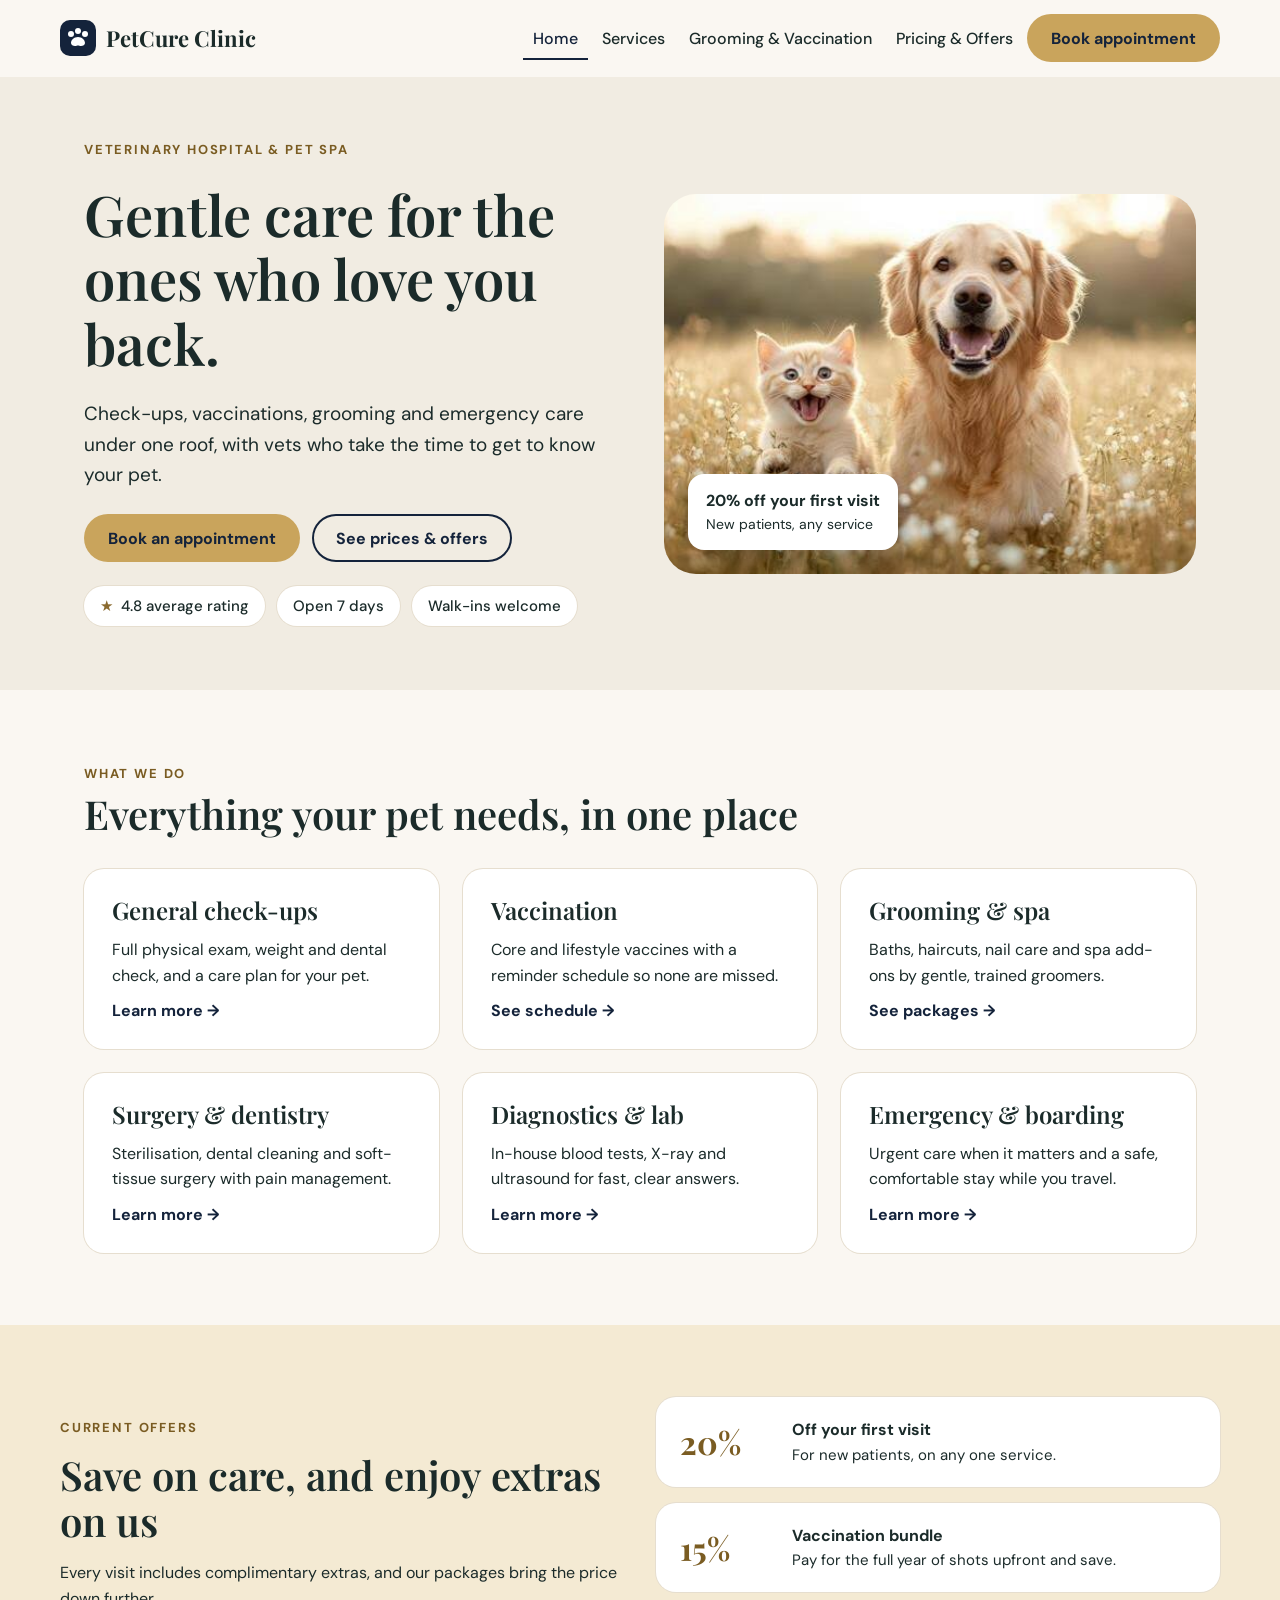
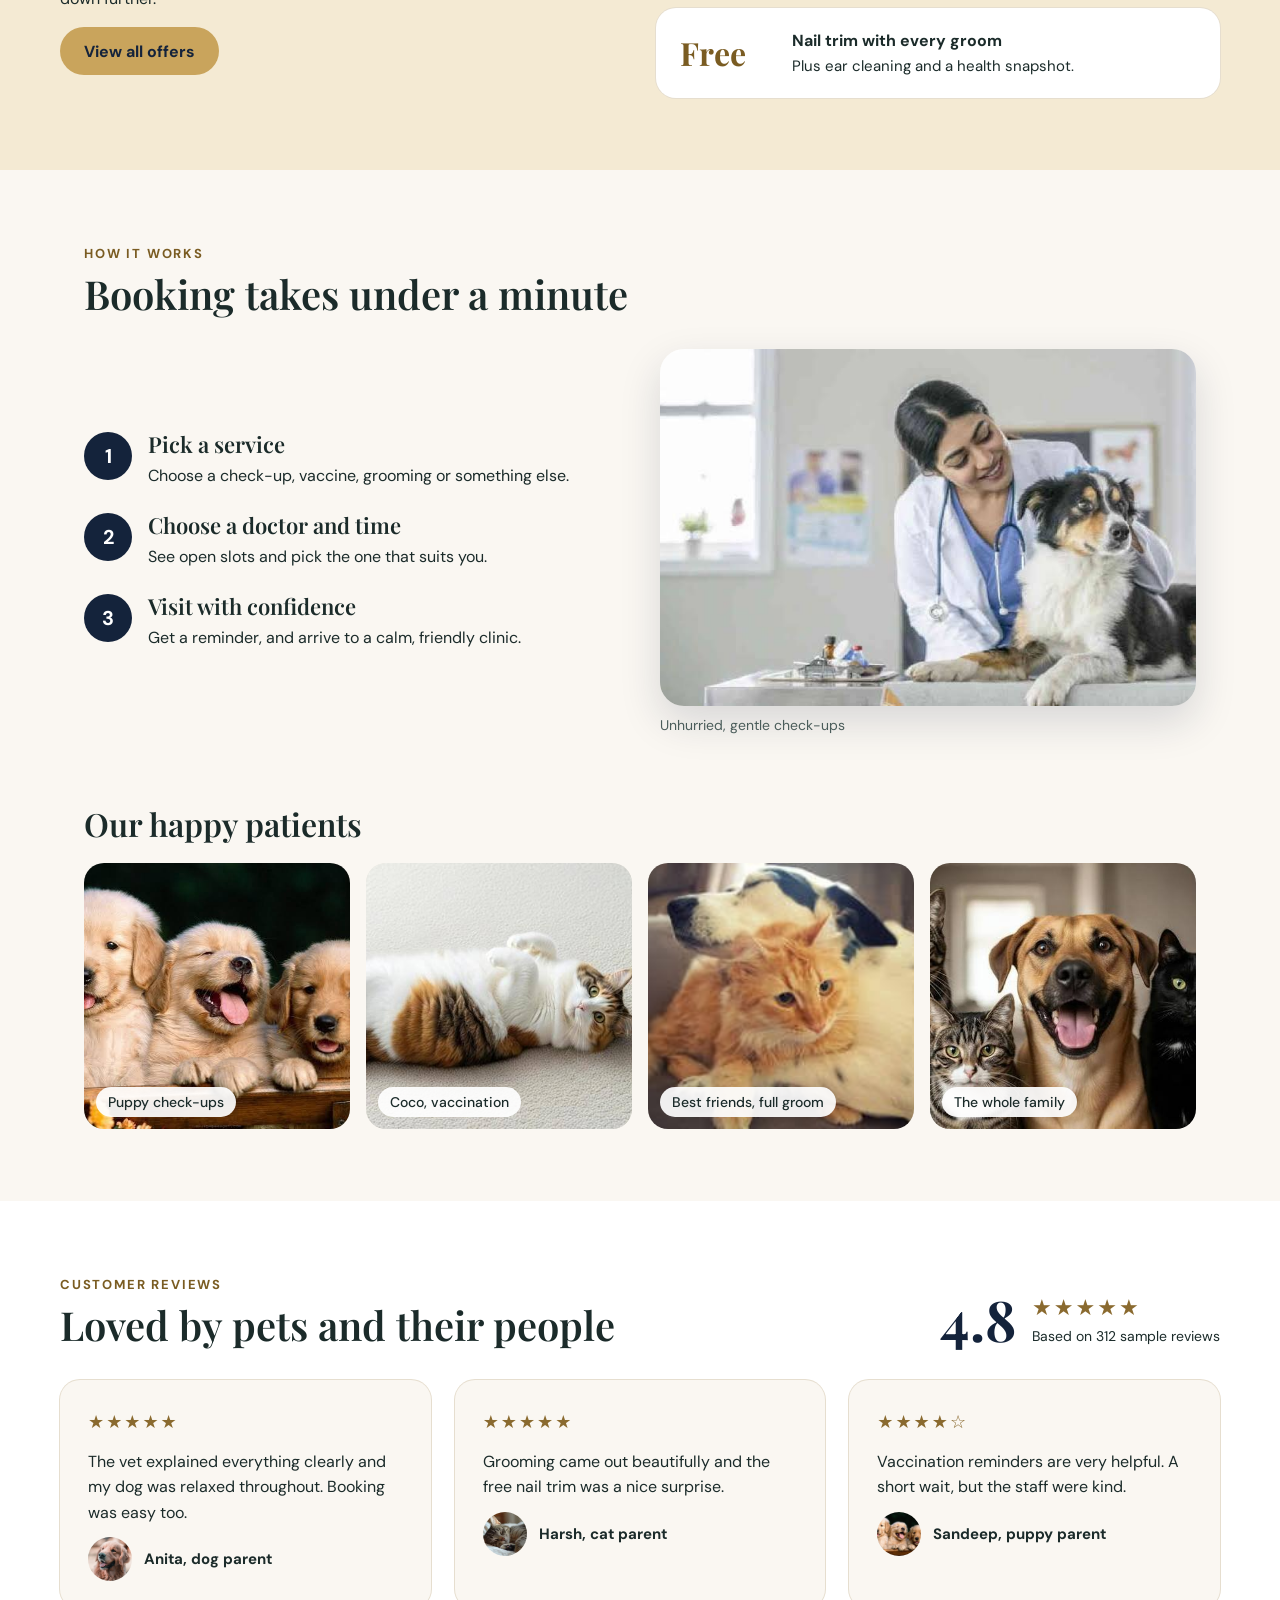
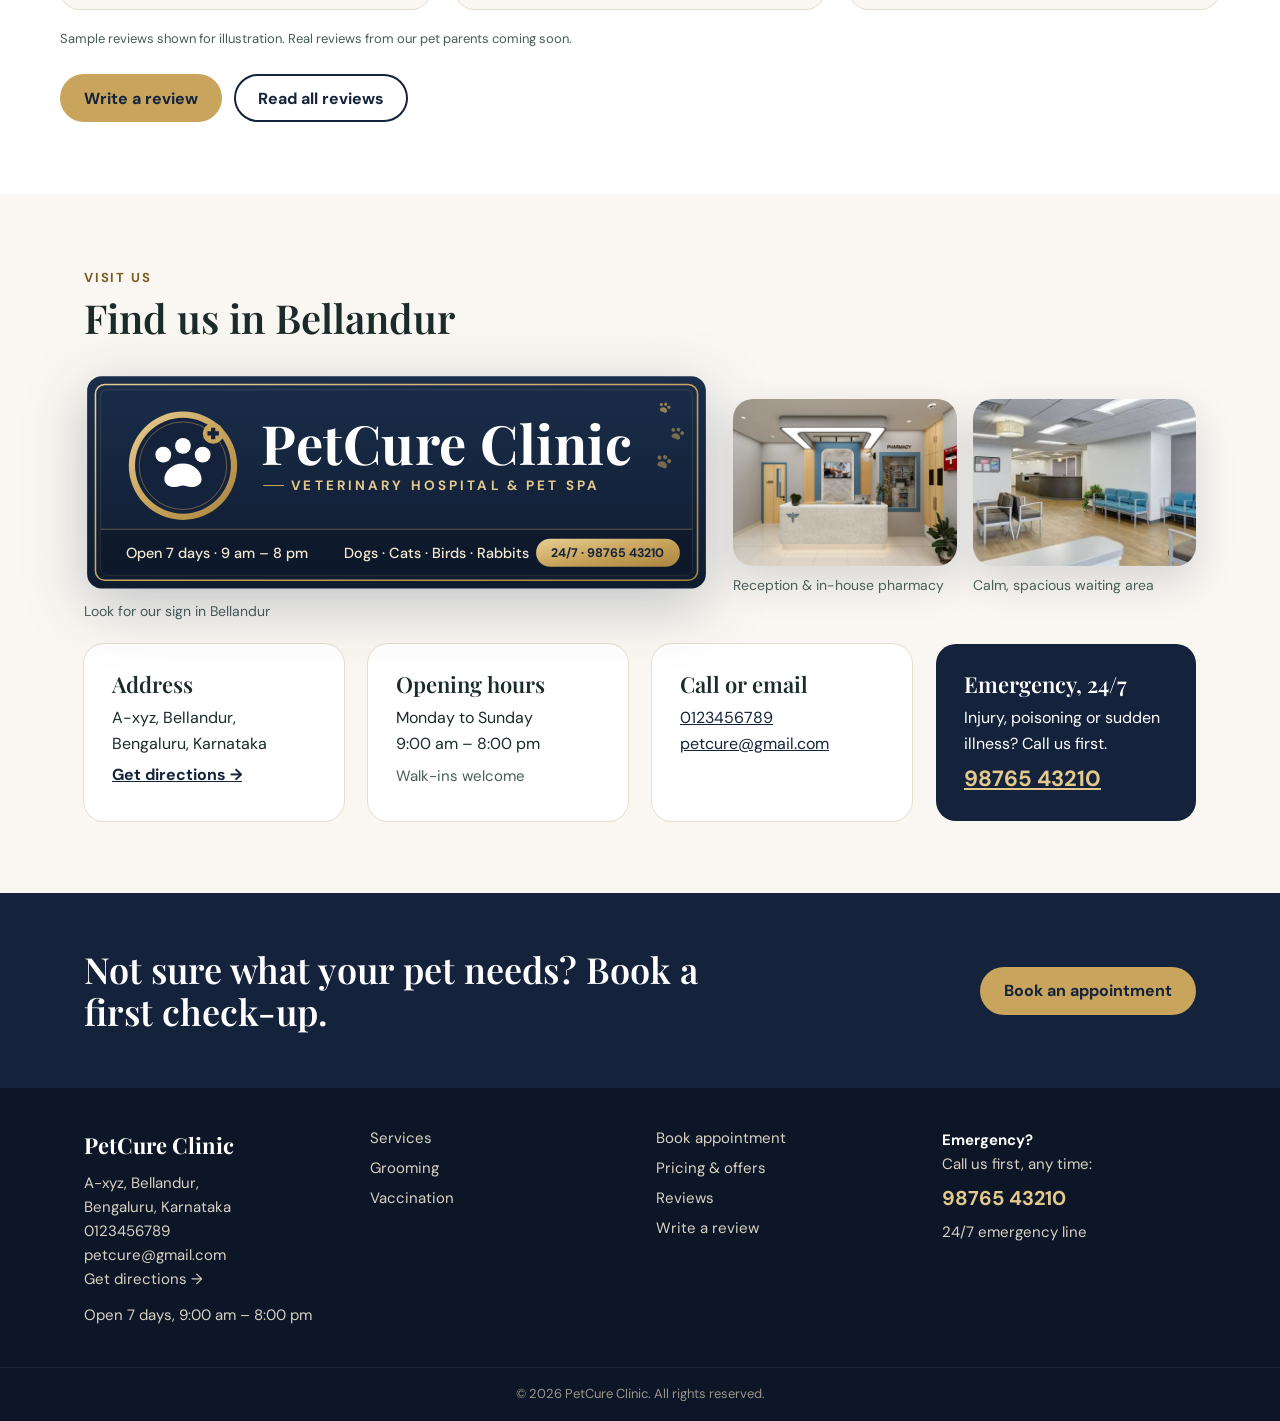
<file: index.html>
<!DOCTYPE html>
<html lang="en">
<head>
<meta charset="utf-8">
<meta name="viewport" content="width=device-width, initial-scale=1">
<title>PetCure Clinic | Veterinary Hospital & Pet Spa</title>
<meta name="description" content="Check-ups, vaccinations, grooming and emergency care under one roof, with vets who take the time to get to know your pet.">
<meta name="theme-color" content="#14233B">
<link rel="icon" href="assets/favicon.svg" type="image/svg+xml">
<link rel="preconnect" href="https://fonts.googleapis.com">
<link rel="preconnect" href="https://fonts.gstatic.com" crossorigin>
<link href="https://fonts.googleapis.com/css2?family=DM+Sans:wght@400;500;700&amp;family=Playfair+Display:wght@600;700&amp;display=swap" rel="stylesheet">
<link rel="stylesheet" href="css/styles.css">
<script type="application/ld+json">
{"@context":"https://schema.org","@type":"VeterinaryCare","name":"PetCure Clinic","telephone":"+91-0123456789","email":"petcure@gmail.com",
"address":{"@type":"PostalAddress","streetAddress":"A-xyz, Bellandur","addressLocality":"Bengaluru","addressRegion":"Karnataka","addressCountry":"IN"},
"openingHours":"Mo-Su 09:00-20:00","priceRange":"₹₹"}
</script>
</head>
<body>
<a class="skip" href="#main">Skip to content</a>
<header class="site-header">
  <nav class="wrap nav" aria-label="Main">
    <a class="brand" href="index.html"><svg width="36" height="36" viewBox="0 0 36 36" aria-hidden="true"><rect width="36" height="36" rx="10" fill="#14233B"/><circle cx="11" cy="14" r="3" fill="#fff"/><circle cx="18" cy="11" r="3" fill="#fff"/><circle cx="25" cy="14" r="3" fill="#fff"/><path d="M18 17c-4 0-7 3-7 6 0 2 2 3 4 3 1.3 0 2-.6 3-.6s1.7.6 3 .6c2 0 4-1 4-3 0-3-3-6-7-6z" fill="#fff"/></svg><span>PetCure Clinic</span></a>
    <div class="nav-actions">
      <a class="quick-btn" href="tel:+910123456789" aria-label="Call 0123456789"><svg width="18" height="18" viewBox="0 0 24 24" aria-hidden="true"><path fill="currentColor" d="M6.6 10.8a15.1 15.1 0 0 0 6.6 6.6l2.2-2.2c.3-.3.7-.4 1-.2 1.1.4 2.3.6 3.6.6.6 0 1 .4 1 1V20c0 .6-.4 1-1 1A17 17 0 0 1 3 4c0-.6.4-1 1-1h3.5c.6 0 1 .4 1 1 0 1.3.2 2.5.6 3.6.1.3 0 .7-.2 1z"/></svg><span>Call</span></a>
      <a class="quick-btn wa" href="https://wa.me/919876543210?text=Hi%20PetCure%20Clinic%2C%20I%27d%20like%20to%20book%20an%20appointment." target="_blank" rel="noopener" aria-label="WhatsApp us"><svg width="18" height="18" viewBox="0 0 24 24" aria-hidden="true"><path fill="currentColor" d="M12 2a10 10 0 0 0-8.6 15.1L2 22l5-1.3A10 10 0 1 0 12 2zm5.8 14.1c-.2.7-1.4 1.3-2 1.4-.5.1-1.2.1-1.9-.1a17 17 0 0 1-1.7-.6 13.4 13.4 0 0 1-5.2-4.6c-.4-.5-1.3-1.7-1.3-3.3s.8-2.3 1.1-2.6c.3-.3.6-.4.8-.4h.6c.2 0 .4 0 .6.5l.9 2.1c.1.2.1.4 0 .6l-.3.5-.4.5c-.2.2-.3.3-.1.6.2.3.8 1.3 1.7 2.1 1.2 1 2.1 1.4 2.4 1.5.3.2.5.1.7-.1l.9-1.1c.2-.3.4-.2.7-.1l2 1c.3.1.5.2.6.3.1.2.1.8-.1 1.5z"/></svg><span>WhatsApp</span></a>
      <button class="menu-toggle" type="button" aria-expanded="false" aria-controls="nav-links" aria-label="Menu"><svg width="22" height="22" viewBox="0 0 22 22" aria-hidden="true"><path d="M3 6h16M3 11h16M3 16h16" stroke="#14233B" stroke-width="2" stroke-linecap="round"/></svg></button>
    </div>
    <div class="nav-links" id="nav-links">
      <a class="l on" href="index.html" aria-current="page">Home</a>
      <a class="l" href="services.html">Services</a>
      <a class="l" href="care.html">Grooming &amp; Vaccination</a>
      <a class="l" href="pricing.html">Pricing &amp; Offers</a>
      <a class="btn" href="book.html">Book appointment<span class="badge" data-cart-count hidden>0</span></a>
    </div>
  </nav>
</header>
<main id="main">
<section class="bg-sand">
  <div class="wrap split hero">
    <div class="stack-lg">
      <span class="eyebrow">Veterinary hospital &amp; pet spa</span>
      <h1 class="h1">Gentle care for the ones who love you back.</h1>
      <p class="lead" style="max-width:520px">Check-ups, vaccinations, grooming and emergency care under one roof, with vets who take the time to get to know your pet.</p>
      <div class="row"><a class="btn" href="book.html">Book an appointment</a><a class="btn2" href="pricing.html">See prices &amp; offers</a></div>
      <div class="row"><span class="chip"><span class="stars" style="font-size:15px;letter-spacing:0">★</span> 4.8 average rating</span><span class="chip">Open 7 days</span><span class="chip">Walk-ins welcome</span></div>
    </div>
    <div class="hero-photo">
      <img src="assets/images/kitten-and-golden-field.jpg" alt="A happy ginger kitten and a golden retriever sitting together in a sunny meadow" width="624" height="350">
      <div class="hero-badge"><p>20% off your first visit</p><p>New patients, any service</p></div>
    </div>
  </div>
</section>

<section class="sec"><div class="wrap">
  <span class="eyebrow">What we do</span>
  <h2 class="h2">Everything your pet needs, in one place</h2>
  <div class="grid">
    <a class="card" href="services.html"><h3 style="font-size:24px">General check-ups</h3><p>Full physical exam, weight and dental check, and a care plan for your pet.</p><span class="card-link">Learn more →</span></a>
    <a class="card" href="care.html#vaccination"><h3 style="font-size:24px">Vaccination</h3><p>Core and lifestyle vaccines with a reminder schedule so none are missed.</p><span class="card-link">See schedule →</span></a>
    <a class="card" href="care.html#grooming"><h3 style="font-size:24px">Grooming &amp; spa</h3><p>Baths, haircuts, nail care and spa add-ons by gentle, trained groomers.</p><span class="card-link">See packages →</span></a>
    <a class="card" href="services.html"><h3 style="font-size:24px">Surgery &amp; dentistry</h3><p>Sterilisation, dental cleaning and soft-tissue surgery with pain management.</p><span class="card-link">Learn more →</span></a>
    <a class="card" href="services.html"><h3 style="font-size:24px">Diagnostics &amp; lab</h3><p>In-house blood tests, X-ray and ultrasound for fast, clear answers.</p><span class="card-link">Learn more →</span></a>
    <a class="card" href="services.html"><h3 style="font-size:24px">Emergency &amp; boarding</h3><p>Urgent care when it matters and a safe, comfortable stay while you travel.</p><span class="card-link">Learn more →</span></a>
  </div>
</div></section>

<section class="bg-wheat"><div class="wrap sec split" style="gap:32px">
  <div class="stack">
    <span class="eyebrow">Current offers</span>
    <h2 class="h2-flush">Save on care, and enjoy extras on us</h2>
    <p>Every visit includes complimentary extras, and our packages bring the price down further.</p>
    <div><a class="btn" href="pricing.html">View all offers</a></div>
  </div>
  <div class="stack">
    <div class="card offer-row"><span class="big-num">20%</span><div><p style="font-weight:700">Off your first visit</p><p>For new patients, on any one service.</p></div></div>
    <div class="card offer-row"><span class="big-num">15%</span><div><p style="font-weight:700">Vaccination bundle</p><p>Pay for the full year of shots upfront and save.</p></div></div>
    <div class="card offer-row"><span class="big-num">Free</span><div><p style="font-weight:700">Nail trim with every groom</p><p>Plus ear cleaning and a health snapshot.</p></div></div>
  </div>
</div></section>

<section class="sec"><div class="wrap">
  <span class="eyebrow">How it works</span>
  <h2 class="h2">Booking takes under a minute</h2>
  <div class="split" style="gap:40px">
  <div class="stack-lg">
    <div class="step"><span class="step-n">1</span><div><h3>Pick a service</h3><p>Choose a check-up, vaccine, grooming or something else.</p></div></div>
    <div class="step"><span class="step-n">2</span><div><h3>Choose a doctor and time</h3><p>See open slots and pick the one that suits you.</p></div></div>
    <div class="step"><span class="step-n">3</span><div><h3>Visit with confidence</h3><p>Get a reminder, and arrive to a calm, friendly clinic.</p></div></div>
  </div>
  <figure class="photo-card"><img src="assets/images/vet-with-dog.jpg" alt="A smiling PetCure vet comforting a dog on the exam table" width="678" height="452"><figcaption>Unhurried, gentle check-ups</figcaption></figure>
  </div>
</div></section>

<section style="padding-bottom:72px"><div class="wrap">
  <h2 class="h2-flush" style="font-size:32px;margin-bottom:20px">Our happy patients</h2>
  <div class="gallery">
    <figure><img src="assets/images/golden-puppies.jpg" alt="Three golden retriever puppies smiling over a wooden fence"><figcaption>Puppy check-ups</figcaption></figure>
    <figure><img src="assets/images/calico-cat-playful.jpg" alt="Playful calico cat lying on its back on a soft carpet" style="object-position:75% center"><figcaption>Coco, vaccination</figcaption></figure>
    <figure><img src="assets/images/dog-and-cat-cuddle.jpg" alt="A ginger cat cuddling up to a black and white dog"><figcaption>Best friends, full groom</figcaption></figure>
    <figure><img src="assets/images/cats-and-dog-friends.jpg" alt="Three cats and a smiling dog sitting together at home"><figcaption>The whole family</figcaption></figure>
  </div>
</div></section>

<section class="bg-white"><div class="wrap sec">
  <div class="row" style="gap:24px;align-items:flex-end;justify-content:space-between;margin-bottom:32px">
    <div><span class="eyebrow">Customer reviews</span><h2 class="h2-flush" style="margin-top:8px">Loved by pets and their people</h2></div>
    <div class="row" style="gap:16px"><span class="rating-big">4.8</span><div><p class="stars" style="font-size:22px" aria-label="4.8 out of 5 stars">★★★★★</p><p style="font-size:14px">Based on 312 sample reviews</p></div></div>
  </div>
  <div class="grid">
    <div class="card card-cream review"><p class="stars" aria-label="5 stars">★★★★★</p><p>The vet explained everything clearly and my dog was relaxed throughout. Booking was easy too.</p><div class="reviewer"><img src="assets/images/golden-retriever-portrait.jpg" alt="" style="object-position:center 20%"><p>Anita, dog parent</p></div></div>
    <div class="card card-cream review"><p class="stars" aria-label="5 stars">★★★★★</p><p>Grooming came out beautifully and the free nail trim was a nice surprise.</p><div class="reviewer"><img src="assets/images/tabby-cat-sleeping.jpg" alt=""><p>Harsh, cat parent</p></div></div>
    <div class="card card-cream review"><p class="stars" aria-label="4 stars">★★★★☆</p><p>Vaccination reminders are very helpful. A short wait, but the staff were kind.</p><div class="reviewer"><img src="assets/images/golden-puppies.jpg" alt="" style="object-position:50% 30%"><p>Sandeep, puppy parent</p></div></div>
  </div>
  <p class="note">Sample reviews shown for illustration. Real reviews from our pet parents coming soon.</p>
  <div class="row" style="margin-top:24px"><a class="btn" href="pricing.html#write-review">Write a review</a><a class="btn2" href="pricing.html#reviews">Read all reviews</a></div>
</div></section>

<section class="sec"><div class="wrap">
  <span class="eyebrow">Visit us</span>
  <h2 class="h2">Find us in Bellandur</h2>
  <div class="clinic-photos">
    <figure class="sign-fig"><svg class="signboard" xmlns="http://www.w3.org/2000/svg" viewBox="0 0 1200 420" role="img" aria-labelledby="sb-title">
  <title id="sb-title">PetCure Clinic signboard: Veterinary Hospital and Pet Spa. Open 7 days, 9 am to 8 pm. Emergency 24/7: 98765 43210.</title>
  <defs>
    <linearGradient id="sb-board" x1="0" y1="0" x2="0" y2="1">
      <stop offset="0" stop-color="#1A2D4A"/>
      <stop offset="1" stop-color="#0F1C30"/>
    </linearGradient>
    <linearGradient id="sb-gold" x1="0" y1="0" x2="1" y2="1">
      <stop offset="0" stop-color="#E8CF95"/>
      <stop offset=".5" stop-color="#C9A45C"/>
      <stop offset="1" stop-color="#A9843F"/>
    </linearGradient>
    <g id="sb-paw">
      <circle cx="-9" cy="-6" r="3.6"/><circle cx="0" cy="-10" r="3.6"/><circle cx="9" cy="-6" r="3.6"/>
      <path d="M0-2c-5 0-8.5 3.6-8.5 7.2 0 2.4 2.4 3.6 4.8 3.6 1.6 0 2.4-.7 3.7-.7s2.1.7 3.7.7c2.4 0 4.8-1.2 4.8-3.6C8.5 1.6 5-2 0-2z"/>
    </g>
  </defs>

  <!-- Board -->
  <rect x="6" y="6" width="1188" height="408" rx="28" fill="url(#sb-board)"/>
  <rect x="22" y="22" width="1156" height="376" rx="18" fill="none" stroke="url(#sb-gold)" stroke-width="3"/>
  <rect x="32" y="32" width="1136" height="356" rx="12" fill="none" stroke="#C9A45C" stroke-opacity=".35" stroke-width="1"/>

  <!-- Logo medallion -->
  <circle cx="190" cy="178" r="104" fill="url(#sb-gold)"/>
  <circle cx="190" cy="178" r="92" fill="#14233B"/>
  <circle cx="190" cy="178" r="84" fill="none" stroke="#C9A45C" stroke-opacity=".6" stroke-width="1.5"/>
  <g fill="#fff" transform="translate(190 182) scale(4.2)"><use href="#sb-paw"/></g>
  <!-- Medical cross accent -->
  <g transform="translate(248 116)">
    <circle r="20" fill="#C9A45C"/>
    <path d="M-4-11h8v7h7v8h-7v7h-8v-7h-7v-8h7z" fill="#14233B"/>
  </g>

  <!-- Name -->
  <text x="340" y="176" fill="#FFFFFF" font-family="'Playfair Display', Georgia, serif" font-weight="700" font-size="104" letter-spacing="1">PetCure Clinic</text>
  <!-- Tagline with rules -->
  <line x1="344" y1="216" x2="384" y2="216" stroke="#C9A45C" stroke-width="2"/>
  <text x="398" y="225" fill="#E3C98B" font-family="'DM Sans', Arial, sans-serif" font-weight="700" font-size="26" letter-spacing="6">VETERINARY HOSPITAL &amp; PET SPA</text>

  <!-- Paw trail -->
  <g fill="#C9A45C" fill-opacity=".55">
    <g transform="translate(1112 172) rotate(20) scale(1.1)"><use href="#sb-paw"/></g>
    <g transform="translate(1138 118) rotate(20) scale(1)"><use href="#sb-paw"/></g>
    <g transform="translate(1114 68) rotate(20) scale(.85)" fill-opacity=".7"><use href="#sb-paw"/></g>
  </g>

  <!-- Info strip -->
  <rect x="32" y="300" width="1136" height="88" rx="0" fill="#0B1626" fill-opacity=".55"/>
  <line x1="32" y1="300" x2="1168" y2="300" stroke="#C9A45C" stroke-opacity=".5" stroke-width="1.5"/>
  <text x="80" y="356" fill="#F4EAD3" font-family="'DM Sans', Arial, sans-serif" font-weight="500" font-size="28">Open 7 days  ·  9 am – 8 pm</text>
  <text x="80" y="356" dx="420" fill="#F4EAD3" font-family="'DM Sans', Arial, sans-serif" font-weight="500" font-size="28">Dogs · Cats · Birds · Rabbits</text>
  <rect x="868" y="318" width="276" height="54" rx="27" fill="url(#sb-gold)"/>
  <text x="1006" y="353" text-anchor="middle" fill="#14233B" font-family="'DM Sans', Arial, sans-serif" font-weight="700" font-size="24">24/7 · 98765 43210</text>
</svg><figcaption>Look for our sign in Bellandur</figcaption></figure>
    <div class="room-pair"><figure class="room-fig"><img src="assets/images/clinic-reception.jpg" alt="The PetCure Clinic reception desk with in-house pharmacy" width="1024" height="768"><figcaption>Reception &amp; in-house pharmacy</figcaption></figure><figure class="room-fig"><img src="assets/images/clinic-waiting-area.jpg" alt="The bright, spacious waiting area at PetCure Clinic with comfortable seating" width="588" height="340"><figcaption>Calm, spacious waiting area</figcaption></figure></div>
  </div>
  <div class="grid" style="grid-template-columns:repeat(auto-fit,minmax(240px,1fr))">
    <div class="card stack" style="gap:8px"><h3 style="font-size:22px">Address</h3><p>A-xyz, Bellandur,<br>Bengaluru, Karnataka</p><a class="card-link" href="https://www.google.com/maps/search/?api=1&amp;query=Bellandur%2C+Bengaluru%2C+Karnataka" target="_blank" rel="noopener">Get directions →</a></div>
    <div class="card stack" style="gap:8px"><h3 style="font-size:22px">Opening hours</h3><p>Monday to Sunday<br>9:00 am – 8:00 pm</p><p style="font-size:15px;color:var(--muted)">Walk-ins welcome</p></div>
    <div class="card stack" style="gap:8px"><h3 style="font-size:22px">Call or email</h3><p><a href="tel:+910123456789">0123456789</a><br><a href="mailto:petcure@gmail.com">petcure@gmail.com</a></p></div>
    <div class="card stack" style="gap:8px;background:var(--navy);color:#fff;box-shadow:none"><h3 style="font-size:22px">Emergency, 24/7</h3><p>Injury, poisoning or sudden illness? Call us first.</p><a href="tel:+919876543210" style="color:#E3C98B;font-weight:700;font-size:22px">98765 43210</a></div>
  </div>
</div></section>

<section class="bg-navy"><div class="wrap cta">
  <h2>Not sure what your pet needs? Book a first check-up.</h2>
  <a class="btn" href="book.html">Book an appointment</a>
</div></section>
</main>
<footer class="site-footer">
  <div class="wrap">
    <div><p class="name">PetCure Clinic</p><p style="margin-top:8px;font-size:15px">A-xyz, Bellandur,<br>Bengaluru, Karnataka<br><a href="tel:+910123456789">0123456789</a><br><a href="mailto:petcure@gmail.com">petcure@gmail.com</a><br><a href="https://www.google.com/maps/search/?api=1&amp;query=Bellandur%2C+Bengaluru%2C+Karnataka" target="_blank" rel="noopener">Get directions →</a></p><p style="margin-top:12px;font-size:15px">Open 7 days, 9:00 am – 8:00 pm</p></div>
    <div class="col"><a href="services.html">Services</a><a href="care.html#grooming">Grooming</a><a href="care.html#vaccination">Vaccination</a></div>
    <div class="col"><a href="book.html">Book appointment</a><a href="pricing.html">Pricing &amp; offers</a><a href="pricing.html#reviews">Reviews</a><a href="pricing.html#write-review">Write a review</a></div>
    <div style="font-size:15px"><p><strong>Emergency?</strong></p><p>Call us first, any time:</p><p style="margin-top:6px"><a href="tel:+919876543210" style="color:#E3C98B;font-weight:700;font-size:20px">98765 43210</a></p><p style="margin-top:6px">24/7 emergency line</p></div>
  </div>
  <p class="copyright">&copy; <span id="year">2026</span> PetCure Clinic. All rights reserved.</p>
</footer>
<script src="js/config.js"></script>
<script src="js/main.js"></script>
</body>
</html>
</file>
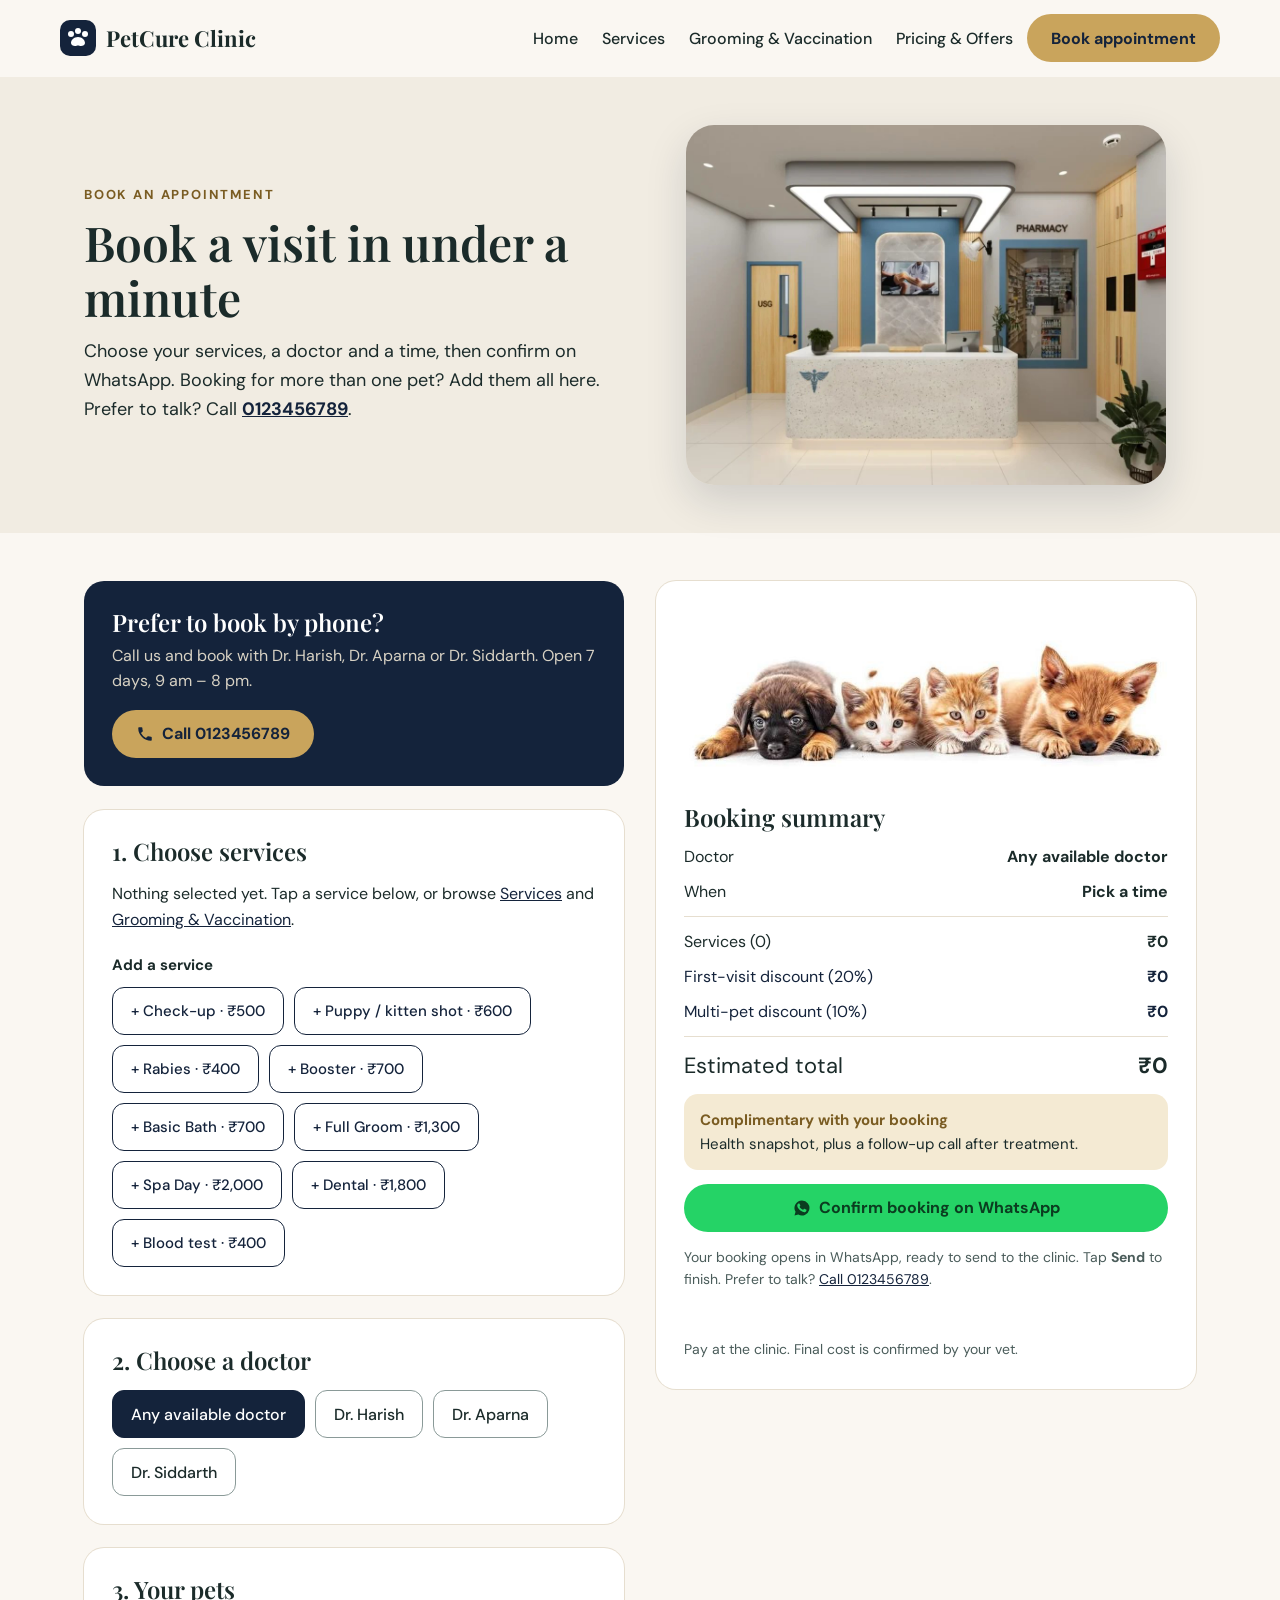
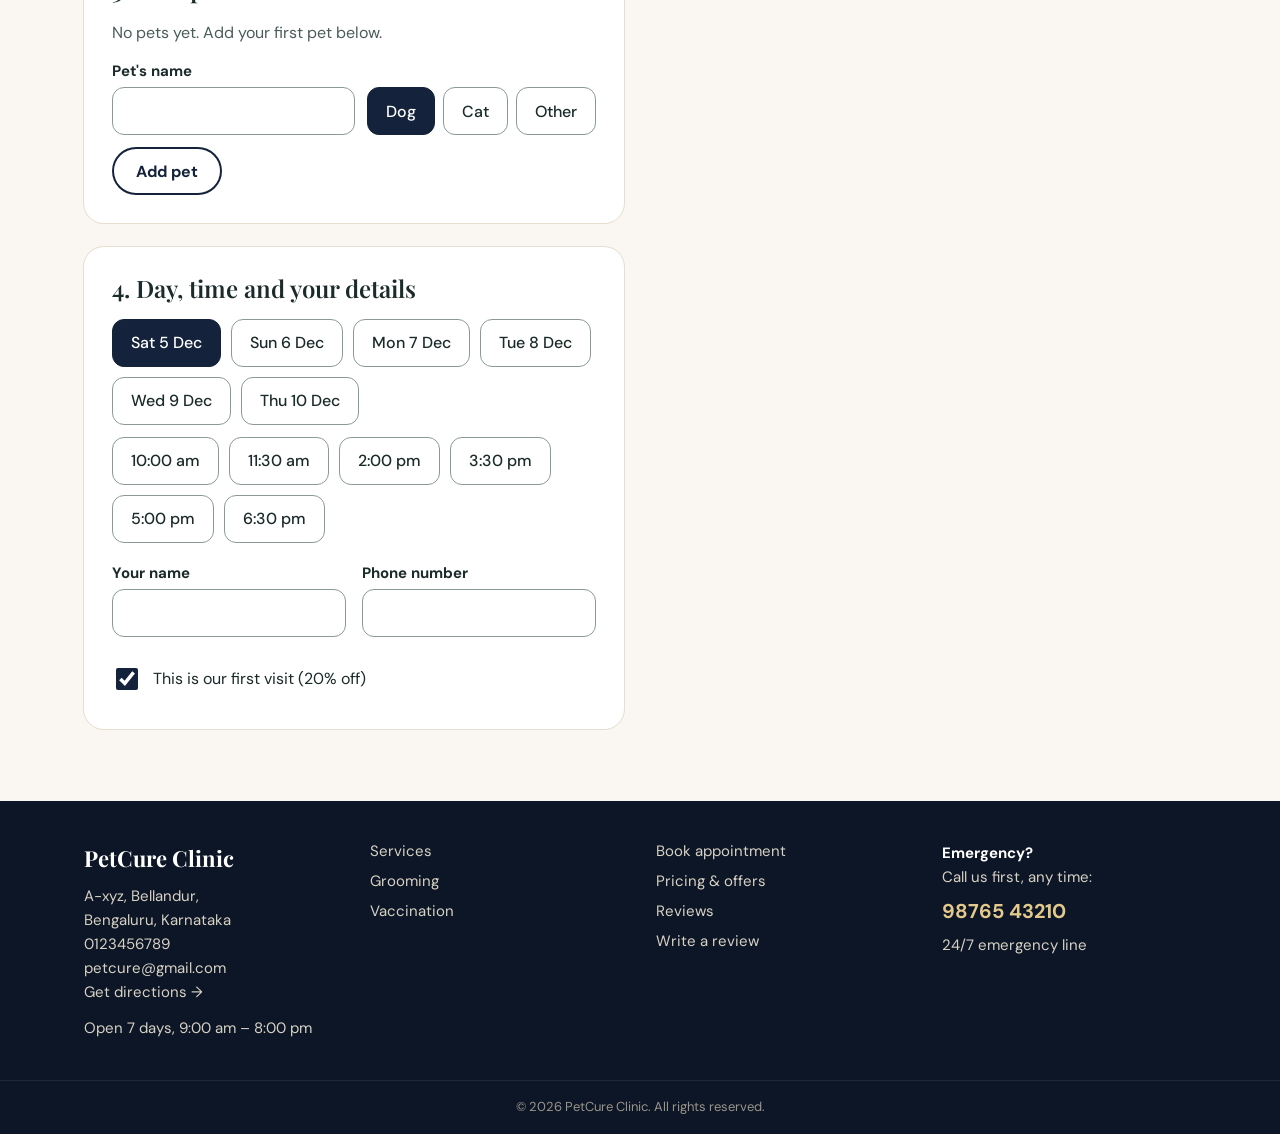
<file: book.html>
<!DOCTYPE html>
<html lang="en">
<head>
<meta charset="utf-8">
<meta name="viewport" content="width=device-width, initial-scale=1">
<title>Book an Appointment | PetCure Clinic</title>
<meta name="description" content="Book a vet visit, grooming or vaccination at PetCure Clinic, Bellandur. Choose services, a doctor and a time, then confirm on WhatsApp or call 0123456789.">
<meta name="theme-color" content="#14233B">
<link rel="icon" href="assets/favicon.svg" type="image/svg+xml">
<link rel="preconnect" href="https://fonts.googleapis.com">
<link rel="preconnect" href="https://fonts.gstatic.com" crossorigin>
<link href="https://fonts.googleapis.com/css2?family=DM+Sans:wght@400;500;700&amp;family=Playfair+Display:wght@600;700&amp;display=swap" rel="stylesheet">
<link rel="stylesheet" href="css/styles.css">
</head>
<body>
<a class="skip" href="#main">Skip to content</a>
<header class="site-header">
  <nav class="wrap nav" aria-label="Main">
    <a class="brand" href="index.html"><svg width="36" height="36" viewBox="0 0 36 36" aria-hidden="true"><rect width="36" height="36" rx="10" fill="#14233B"/><circle cx="11" cy="14" r="3" fill="#fff"/><circle cx="18" cy="11" r="3" fill="#fff"/><circle cx="25" cy="14" r="3" fill="#fff"/><path d="M18 17c-4 0-7 3-7 6 0 2 2 3 4 3 1.3 0 2-.6 3-.6s1.7.6 3 .6c2 0 4-1 4-3 0-3-3-6-7-6z" fill="#fff"/></svg><span>PetCure Clinic</span></a>
    <div class="nav-actions">
      <a class="quick-btn" href="tel:+910123456789" aria-label="Call 0123456789"><svg width="18" height="18" viewBox="0 0 24 24" aria-hidden="true"><path fill="currentColor" d="M6.6 10.8a15.1 15.1 0 0 0 6.6 6.6l2.2-2.2c.3-.3.7-.4 1-.2 1.1.4 2.3.6 3.6.6.6 0 1 .4 1 1V20c0 .6-.4 1-1 1A17 17 0 0 1 3 4c0-.6.4-1 1-1h3.5c.6 0 1 .4 1 1 0 1.3.2 2.5.6 3.6.1.3 0 .7-.2 1z"/></svg><span>Call</span></a>
      <a class="quick-btn wa" href="https://wa.me/919876543210?text=Hi%20PetCure%20Clinic%2C%20I%27d%20like%20to%20book%20an%20appointment." target="_blank" rel="noopener" aria-label="WhatsApp us"><svg width="18" height="18" viewBox="0 0 24 24" aria-hidden="true"><path fill="currentColor" d="M12 2a10 10 0 0 0-8.6 15.1L2 22l5-1.3A10 10 0 1 0 12 2zm5.8 14.1c-.2.7-1.4 1.3-2 1.4-.5.1-1.2.1-1.9-.1a17 17 0 0 1-1.7-.6 13.4 13.4 0 0 1-5.2-4.6c-.4-.5-1.3-1.7-1.3-3.3s.8-2.3 1.1-2.6c.3-.3.6-.4.8-.4h.6c.2 0 .4 0 .6.5l.9 2.1c.1.2.1.4 0 .6l-.3.5-.4.5c-.2.2-.3.3-.1.6.2.3.8 1.3 1.7 2.1 1.2 1 2.1 1.4 2.4 1.5.3.2.5.1.7-.1l.9-1.1c.2-.3.4-.2.7-.1l2 1c.3.1.5.2.6.3.1.2.1.8-.1 1.5z"/></svg><span>WhatsApp</span></a>
      <button class="menu-toggle" type="button" aria-expanded="false" aria-controls="nav-links" aria-label="Menu"><svg width="22" height="22" viewBox="0 0 22 22" aria-hidden="true"><path d="M3 6h16M3 11h16M3 16h16" stroke="#14233B" stroke-width="2" stroke-linecap="round"/></svg></button>
    </div>
    <div class="nav-links" id="nav-links">
      <a class="l" href="index.html">Home</a>
      <a class="l" href="services.html">Services</a>
      <a class="l" href="care.html">Grooming &amp; Vaccination</a>
      <a class="l" href="pricing.html">Pricing &amp; Offers</a>
      <a class="btn" href="book.html" aria-current="page">Book appointment<span class="badge" data-cart-count hidden>0</span></a>
    </div>
  </nav>
</header>
<main id="main">
<section class="bg-sand"><div class="wrap split page-hero" style="gap:32px;padding-top:48px;padding-bottom:48px">
  <div class="stack" style="gap:12px">
  <span class="eyebrow">Book an appointment</span>
  <h1 class="h1-sm" style="font-size:48px">Book a visit in under a minute</h1>
  <p style="font-size:18px">Choose your services, a doctor and a time, then confirm on WhatsApp. Booking for more than one pet? Add them all here. Prefer to talk? Call <a href="tel:+910123456789"><b>0123456789</b></a>.</p>
  </div>
  <img class="page-hero-img" src="assets/images/clinic-reception.jpg" alt="The bright reception desk at PetCure Clinic" width="1024" height="768">
</div></section>

<section class="sec" style="padding-top:48px"><div class="wrap split" style="gap:32px;align-items:start;grid-template-columns:repeat(auto-fit,minmax(320px,1fr))">
  <div class="stack-lg" id="book-form">
    <div class="card call-card">
      <div class="stack" style="gap:6px"><h2 style="font-size:24px">Prefer to book by phone?</h2><p>Call us and book with <span data-doc="0" data-doc-field="name">Dr. Harish</span>, <span data-doc="1" data-doc-field="name">Dr. Aparna</span> or <span data-doc="2" data-doc-field="name">Dr. Siddarth</span>. Open 7 days, 9 am – 8 pm.</p></div>
      <a class="btn" href="tel:+910123456789"><svg width="18" height="18" viewBox="0 0 24 24" aria-hidden="true"><path fill="currentColor" d="M6.6 10.8a15.1 15.1 0 0 0 6.6 6.6l2.2-2.2c.3-.3.7-.4 1-.2 1.1.4 2.3.6 3.6.6.6 0 1 .4 1 1V20c0 .6-.4 1-1 1A17 17 0 0 1 3 4c0-.6.4-1 1-1h3.5c.6 0 1 .4 1 1 0 1.3.2 2.5.6 3.6.1.3 0 .7-.2 1z"/></svg>Call 0123456789</a>
    </div>
    <div class="card"><h2 style="font-size:24px;margin-bottom:16px">1. Choose services</h2>
      <p id="cart-empty" hidden>Nothing selected yet. Tap a service below, or browse <a href="services.html">Services</a> and <a href="care.html">Grooming &amp; Vaccination</a>.</p>
      <div class="stack" id="cart-items"></div>
      <p style="font-weight:700;font-size:15px;margin:20px 0 10px">Add a service</p>
      <div class="pills" id="catalog"></div>
    </div>
    <div class="card"><h2 style="font-size:24px;margin-bottom:16px">2. Choose a doctor</h2><div class="pills" id="pick-doctor" role="group" aria-label="Doctor"></div></div>
    <div class="card"><h2 style="font-size:24px;margin-bottom:16px">3. Your pets</h2>
      <div class="pills" id="pet-list" style="margin-bottom:16px"></div>
      <form class="row" id="pet-form" style="align-items:flex-end">
        <div class="field" style="flex:1 1 180px"><label for="pn">Pet's name</label><input id="pn" autocomplete="off"></div>
        <div class="pills" id="pet-types" role="group" aria-label="Pet type" style="gap:8px"></div>
        <button class="btn2" type="submit">Add pet</button>
      </form>
    </div>
    <div class="card"><h2 style="font-size:24px;margin-bottom:16px">4. Day, time and your details</h2>
      <div class="pills" id="pick-day" role="group" aria-label="Day" style="margin-bottom:12px"></div>
      <div class="pills" id="pick-time" role="group" aria-label="Time" style="margin-bottom:20px"></div>
      <div class="fields">
        <div class="field"><label for="ow">Your name</label><input id="ow" autocomplete="name"></div>
        <div class="field"><label for="ph">Phone number</label><input id="ph" type="tel" autocomplete="tel"></div>
      </div>
      <label class="checkbox"><input type="checkbox" id="first" checked><span>This is our first visit (20% off)</span></label>
    </div>
  </div>

  <aside class="card summary" id="book-summary" aria-live="polite">
    <img src="assets/images/puppies-and-kittens-row.jpg" alt="" width="738" height="276" style="width:100%;border-radius:14px">
    <h2 style="font-size:24px">Booking summary</h2>
    <div class="between"><span>Doctor</span><b id="o-doctor"></b></div>
    <div class="between"><span>When</span><b id="o-when"></b></div>
    <hr>
    <div class="between"><span>Services (<span id="o-count">0</span>)</span><b id="o-sub"></b></div>
    <div class="between" style="color:var(--navy)"><span>First-visit discount (20%)</span><b id="o-d1"></b></div>
    <div class="between" style="color:var(--navy)"><span>Multi-pet discount (10%)</span><b id="o-d2"></b></div>
    <hr>
    <div class="between" style="font-size:22px"><span>Estimated total</span><b id="o-total"></b></div>
    <div style="background:var(--wheat);border-radius:14px;padding:14px 16px"><p style="font-weight:700;font-size:15px;color:var(--gold-text)">Complimentary with your booking</p><p style="font-size:15px" id="o-free"></p></div>
    <button class="btn btn-wa" type="button" id="confirm"><svg width="18" height="18" viewBox="0 0 24 24" aria-hidden="true"><path fill="currentColor" d="M12 2a10 10 0 0 0-8.6 15.1L2 22l5-1.3A10 10 0 1 0 12 2zm5.8 14.1c-.2.7-1.4 1.3-2 1.4-.5.1-1.2.1-1.9-.1a17 17 0 0 1-1.7-.6 13.4 13.4 0 0 1-5.2-4.6c-.4-.5-1.3-1.7-1.3-3.3s.8-2.3 1.1-2.6c.3-.3.6-.4.8-.4h.6c.2 0 .4 0 .6.5l.9 2.1c.1.2.1.4 0 .6l-.3.5-.4.5c-.2.2-.3.3-.1.6.2.3.8 1.3 1.7 2.1 1.2 1 2.1 1.4 2.4 1.5.3.2.5.1.7-.1l.9-1.1c.2-.3.4-.2.7-.1l2 1c.3.1.5.2.6.3.1.2.1.8-.1 1.5z"/></svg>Confirm booking on WhatsApp</button>
    <p style="font-size:14px;color:var(--muted)">Your booking opens in WhatsApp, ready to send to the clinic. Tap <b>Send</b> to finish. Prefer to talk? <a href="tel:+910123456789">Call 0123456789</a>.</p>
    <p class="error" id="error" role="alert"></p>
    <p style="font-size:14px;color:var(--muted)">Pay at the clinic. Final cost is confirmed by your vet.</p>
  </aside>

  <div class="card done-card" id="book-done" hidden>
    <div class="row" style="gap:16px"><svg width="56" height="56" viewBox="0 0 64 64" aria-hidden="true"><circle cx="32" cy="32" r="32" fill="#14233B"/><path d="M19 33l9 9 17-19" fill="none" stroke="#E3C98B" stroke-width="5" stroke-linecap="round" stroke-linejoin="round"/></svg><h2 style="font-size:32px">One last tap: send it on WhatsApp</h2></div>
    <p id="d-when"></p>
    <div class="stack" id="d-groups" style="gap:12px"></div>
    <p><b>Estimated total <span id="d-total"></span></b>, paid at the clinic.</p>
    <div class="done-actions" style="justify-content:flex-start">
      <a class="btn btn-wa" id="wa-link" href="#" target="_blank" rel="noopener"><svg width="18" height="18" viewBox="0 0 24 24" aria-hidden="true"><path fill="currentColor" d="M12 2a10 10 0 0 0-8.6 15.1L2 22l5-1.3A10 10 0 1 0 12 2zm5.8 14.1c-.2.7-1.4 1.3-2 1.4-.5.1-1.2.1-1.9-.1a17 17 0 0 1-1.7-.6 13.4 13.4 0 0 1-5.2-4.6c-.4-.5-1.3-1.7-1.3-3.3s.8-2.3 1.1-2.6c.3-.3.6-.4.8-.4h.6c.2 0 .4 0 .6.5l.9 2.1c.1.2.1.4 0 .6l-.3.5-.4.5c-.2.2-.3.3-.1.6.2.3.8 1.3 1.7 2.1 1.2 1 2.1 1.4 2.4 1.5.3.2.5.1.7-.1l.9-1.1c.2-.3.4-.2.7-.1l2 1c.3.1.5.2.6.3.1.2.1.8-.1 1.5z"/></svg>Open WhatsApp again</a>
      <a class="btn2" href="tel:+910123456789"><svg width="18" height="18" viewBox="0 0 24 24" aria-hidden="true"><path fill="currentColor" d="M6.6 10.8a15.1 15.1 0 0 0 6.6 6.6l2.2-2.2c.3-.3.7-.4 1-.2 1.1.4 2.3.6 3.6.6.6 0 1 .4 1 1V20c0 .6-.4 1-1 1A17 17 0 0 1 3 4c0-.6.4-1 1-1h3.5c.6 0 1 .4 1 1 0 1.3.2 2.5.6 3.6.1.3 0 .7-.2 1z"/></svg>Call 0123456789</a>
    </div>
    <p class="status-note">WhatsApp should have opened with your booking typed out. Tap <b>Send</b> there and we will confirm your slot. If WhatsApp did not open, use the button above, <a id="mail-link" href="#">send it by email</a>, or call us.</p>
    <button class="btn2" type="button" id="reset" style="align-self:flex-start;box-shadow:none;text-decoration:underline">Make another booking</button>
  </div>
</div></section>
</main>
<footer class="site-footer">
  <div class="wrap">
    <div><p class="name">PetCure Clinic</p><p style="margin-top:8px;font-size:15px">A-xyz, Bellandur,<br>Bengaluru, Karnataka<br><a href="tel:+910123456789">0123456789</a><br><a href="mailto:petcure@gmail.com">petcure@gmail.com</a><br><a href="https://www.google.com/maps/search/?api=1&amp;query=Bellandur%2C+Bengaluru%2C+Karnataka" target="_blank" rel="noopener">Get directions →</a></p><p style="margin-top:12px;font-size:15px">Open 7 days, 9:00 am – 8:00 pm</p></div>
    <div class="col"><a href="services.html">Services</a><a href="care.html#grooming">Grooming</a><a href="care.html#vaccination">Vaccination</a></div>
    <div class="col"><a href="book.html">Book appointment</a><a href="pricing.html">Pricing &amp; offers</a><a href="pricing.html#reviews">Reviews</a><a href="pricing.html#write-review">Write a review</a></div>
    <div style="font-size:15px"><p><strong>Emergency?</strong></p><p>Call us first, any time:</p><p style="margin-top:6px"><a href="tel:+919876543210" style="color:#E3C98B;font-weight:700;font-size:20px">98765 43210</a></p><p style="margin-top:6px">24/7 emergency line</p></div>
  </div>
  <p class="copyright">&copy; <span id="year">2026</span> PetCure Clinic. All rights reserved.</p>
</footer>
<script src="js/config.js"></script>
<script src="js/main.js"></script>
<script src="js/book.js"></script>
</body>
</html>
</file>
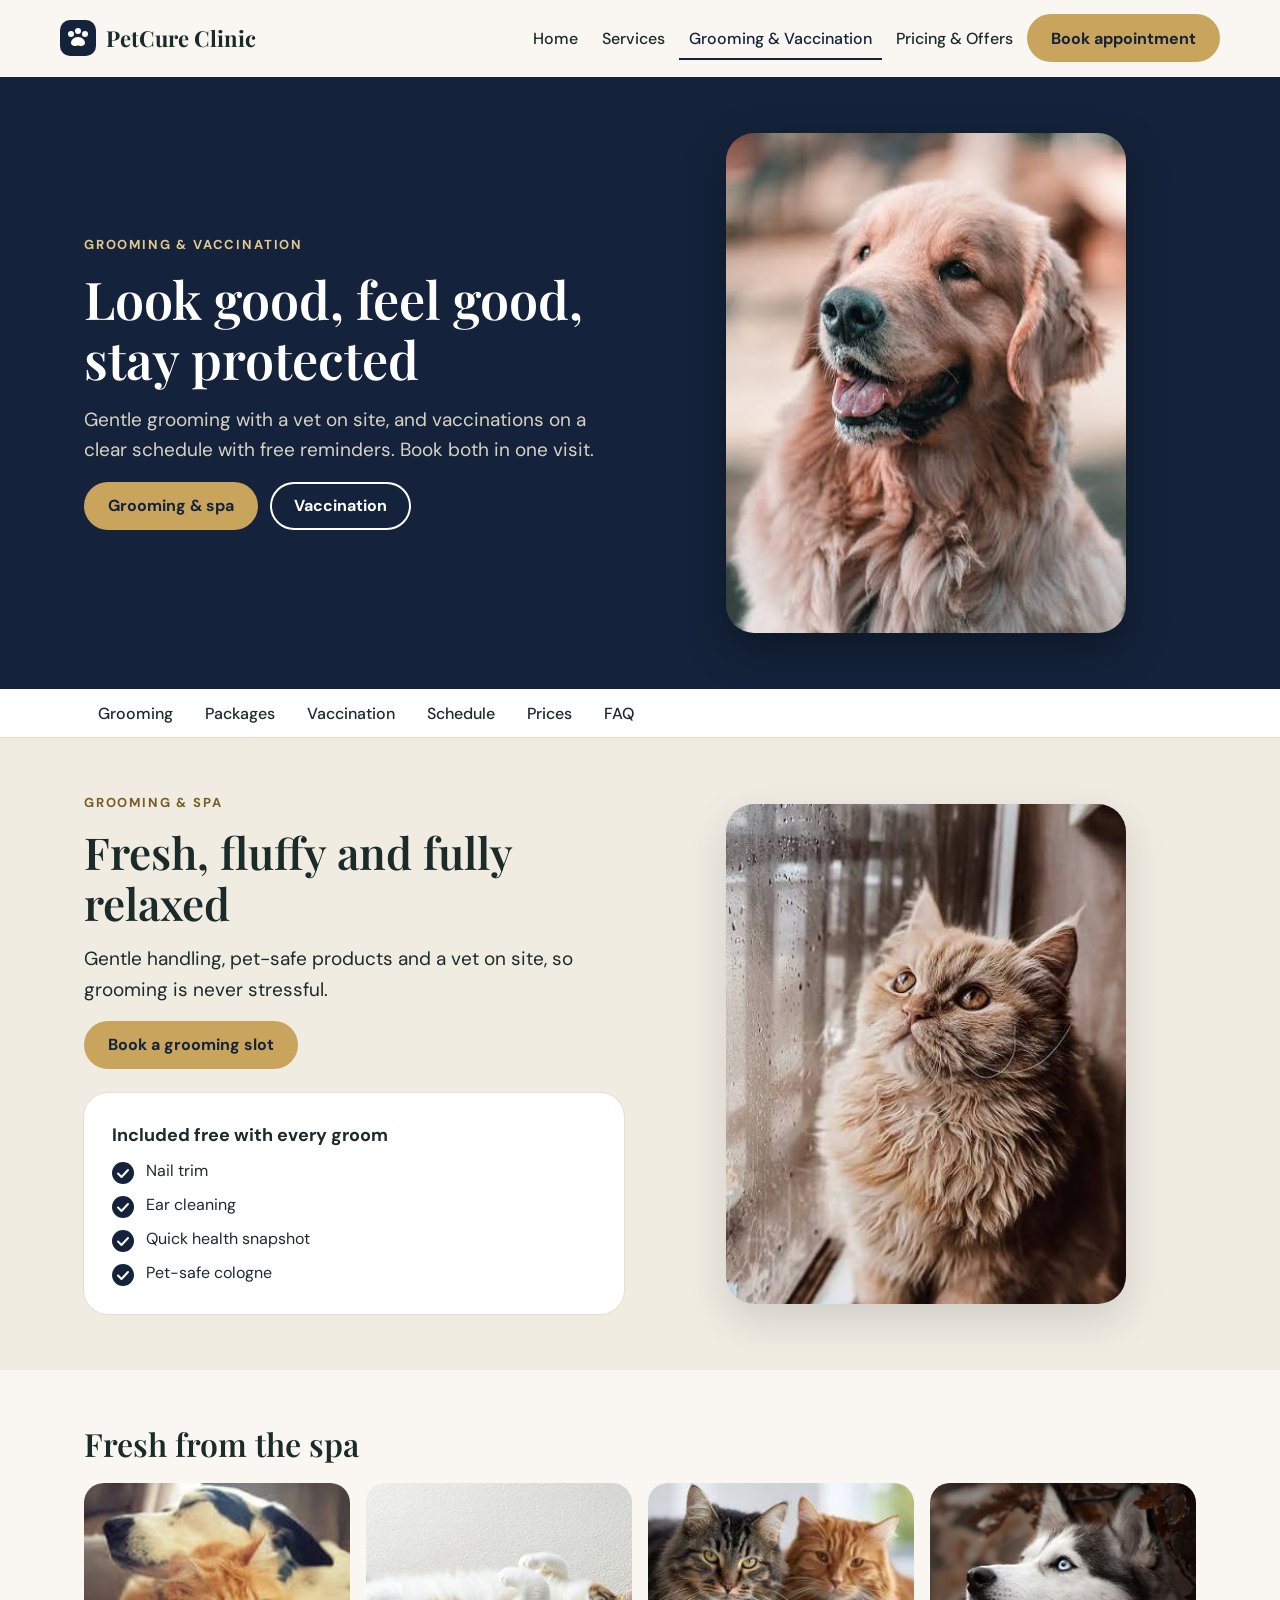
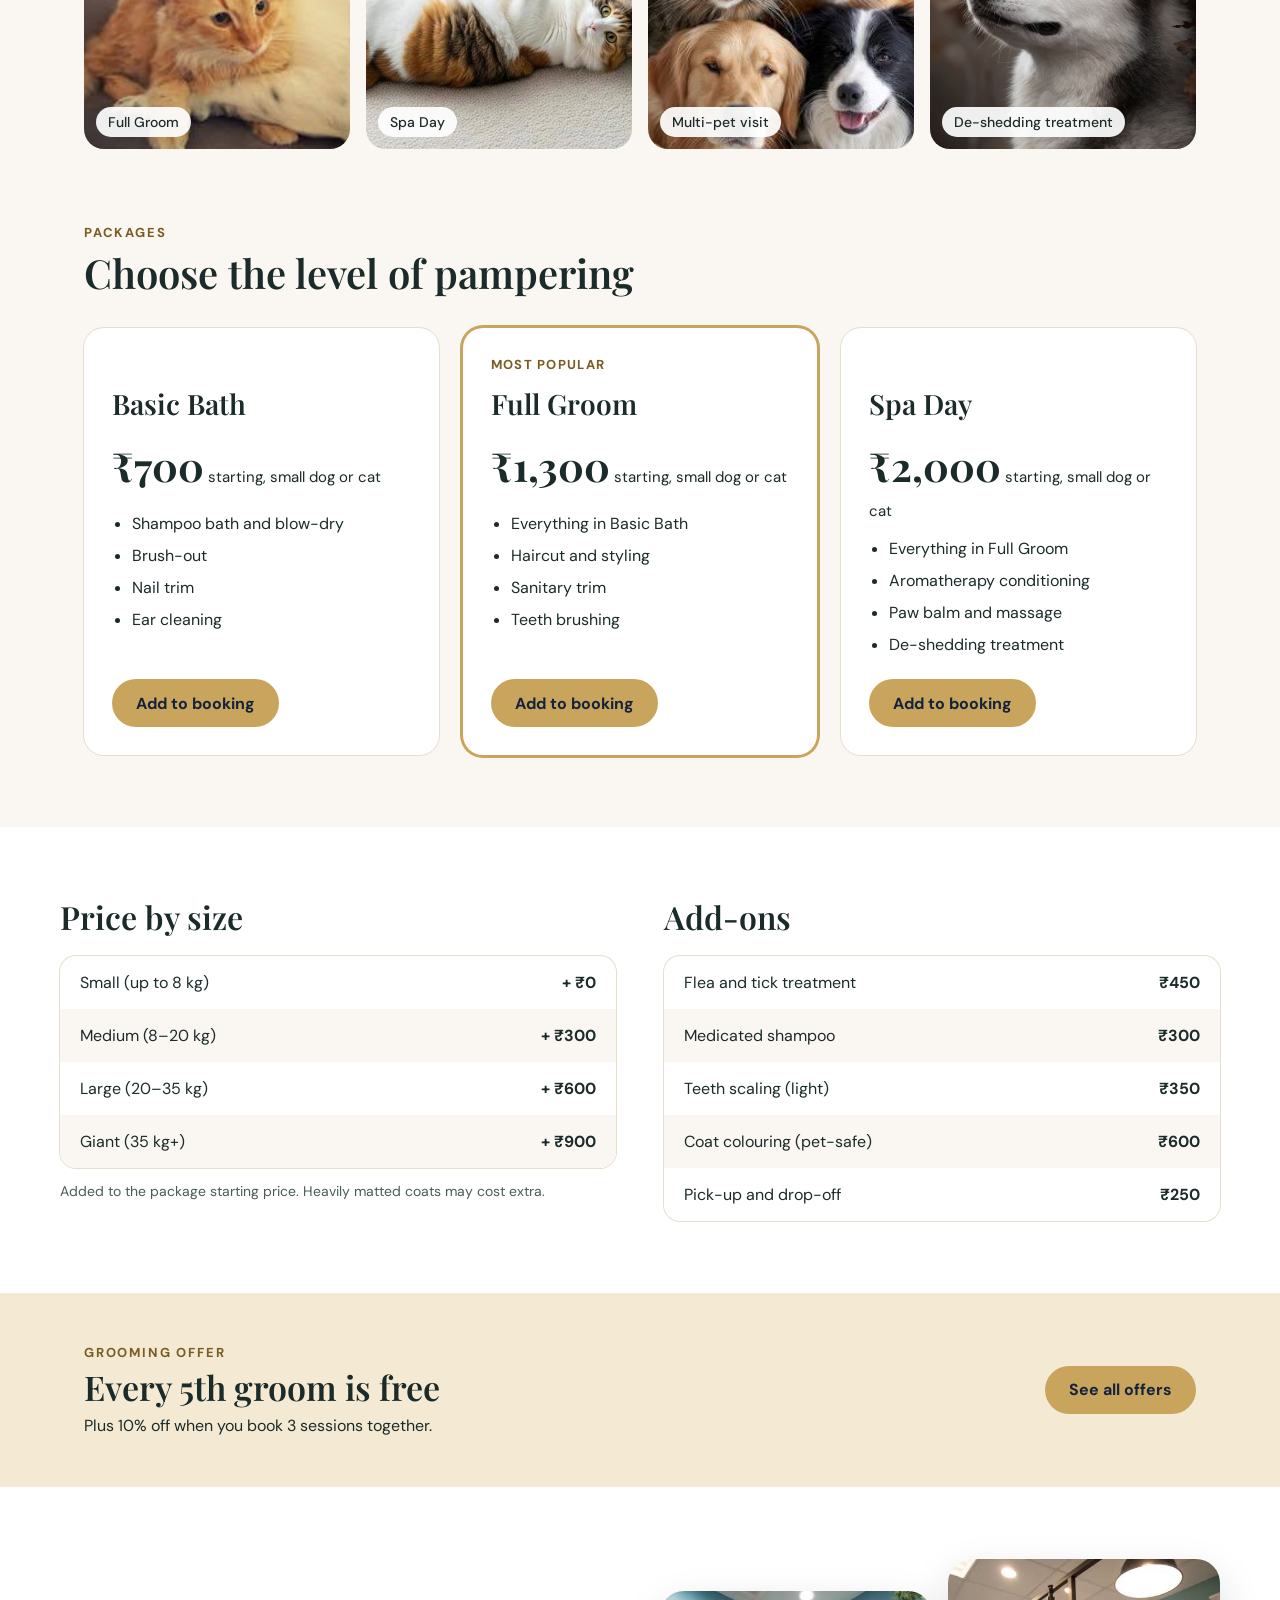
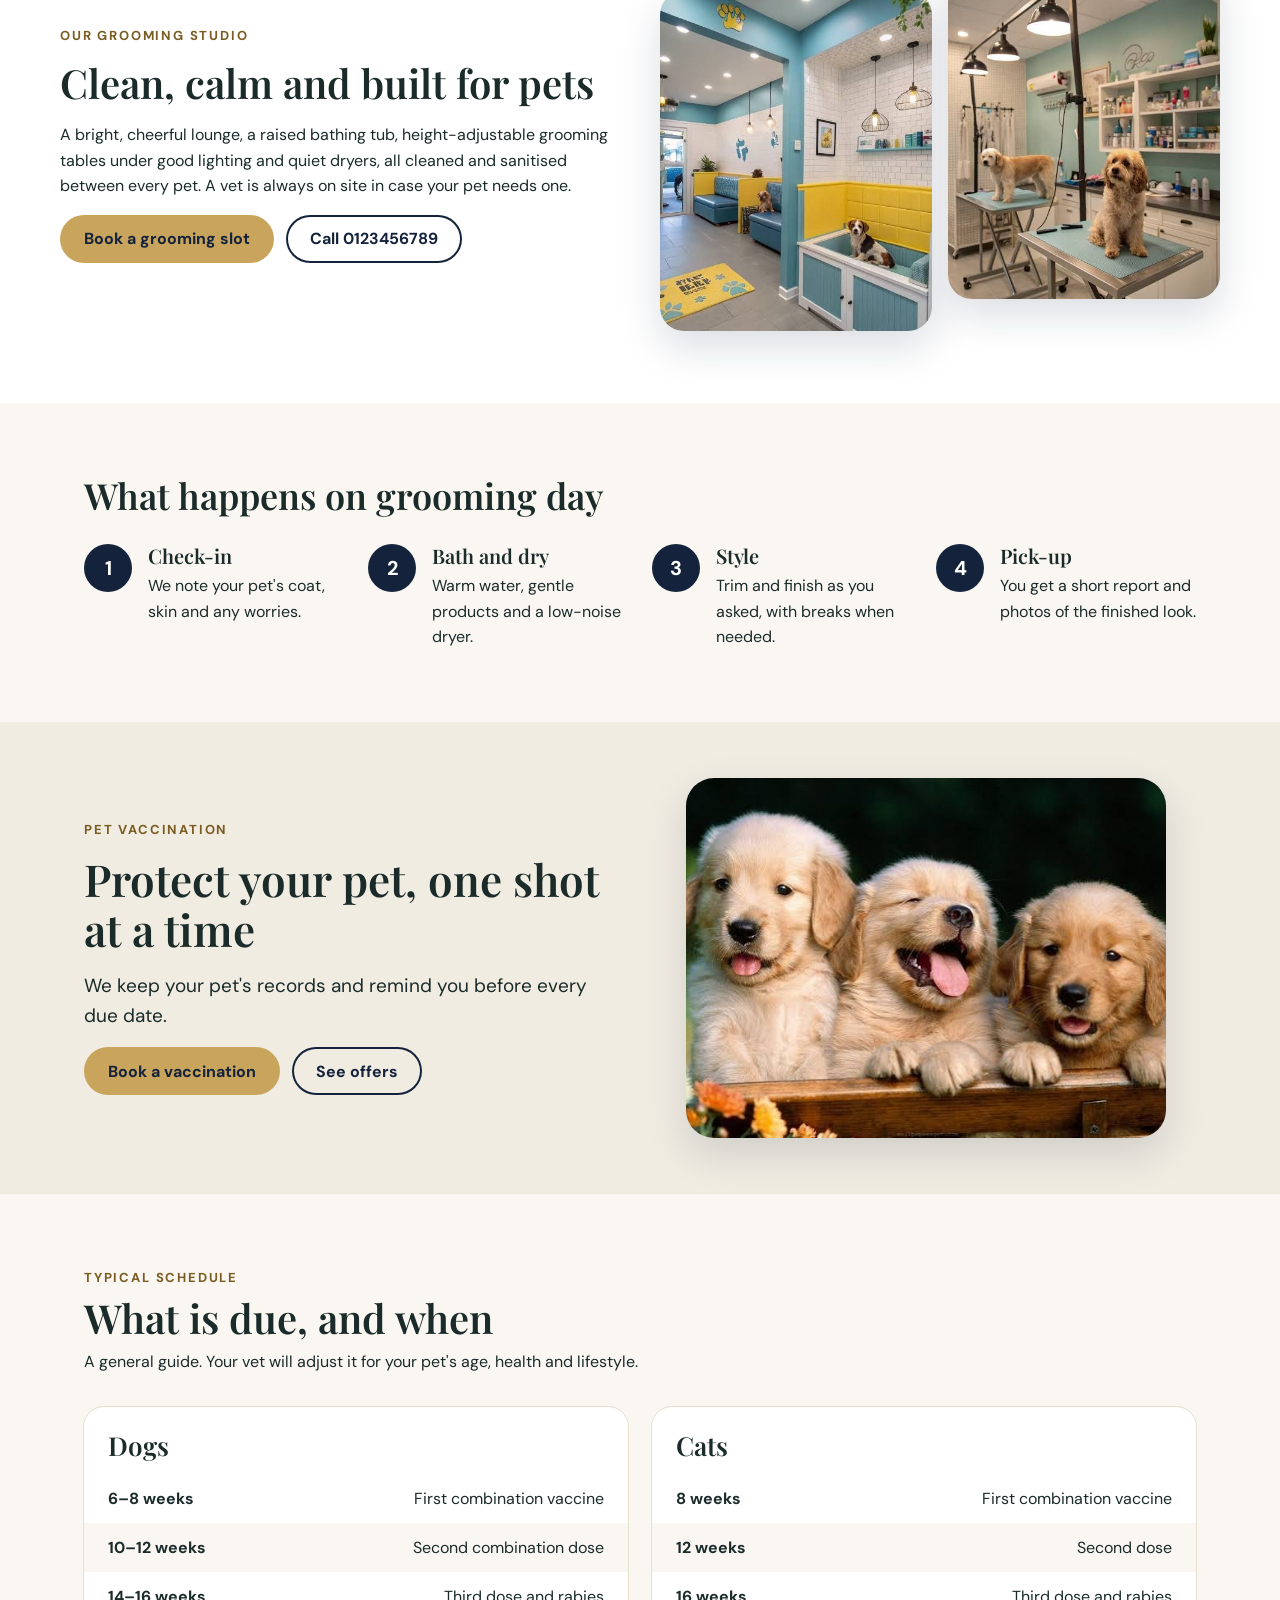
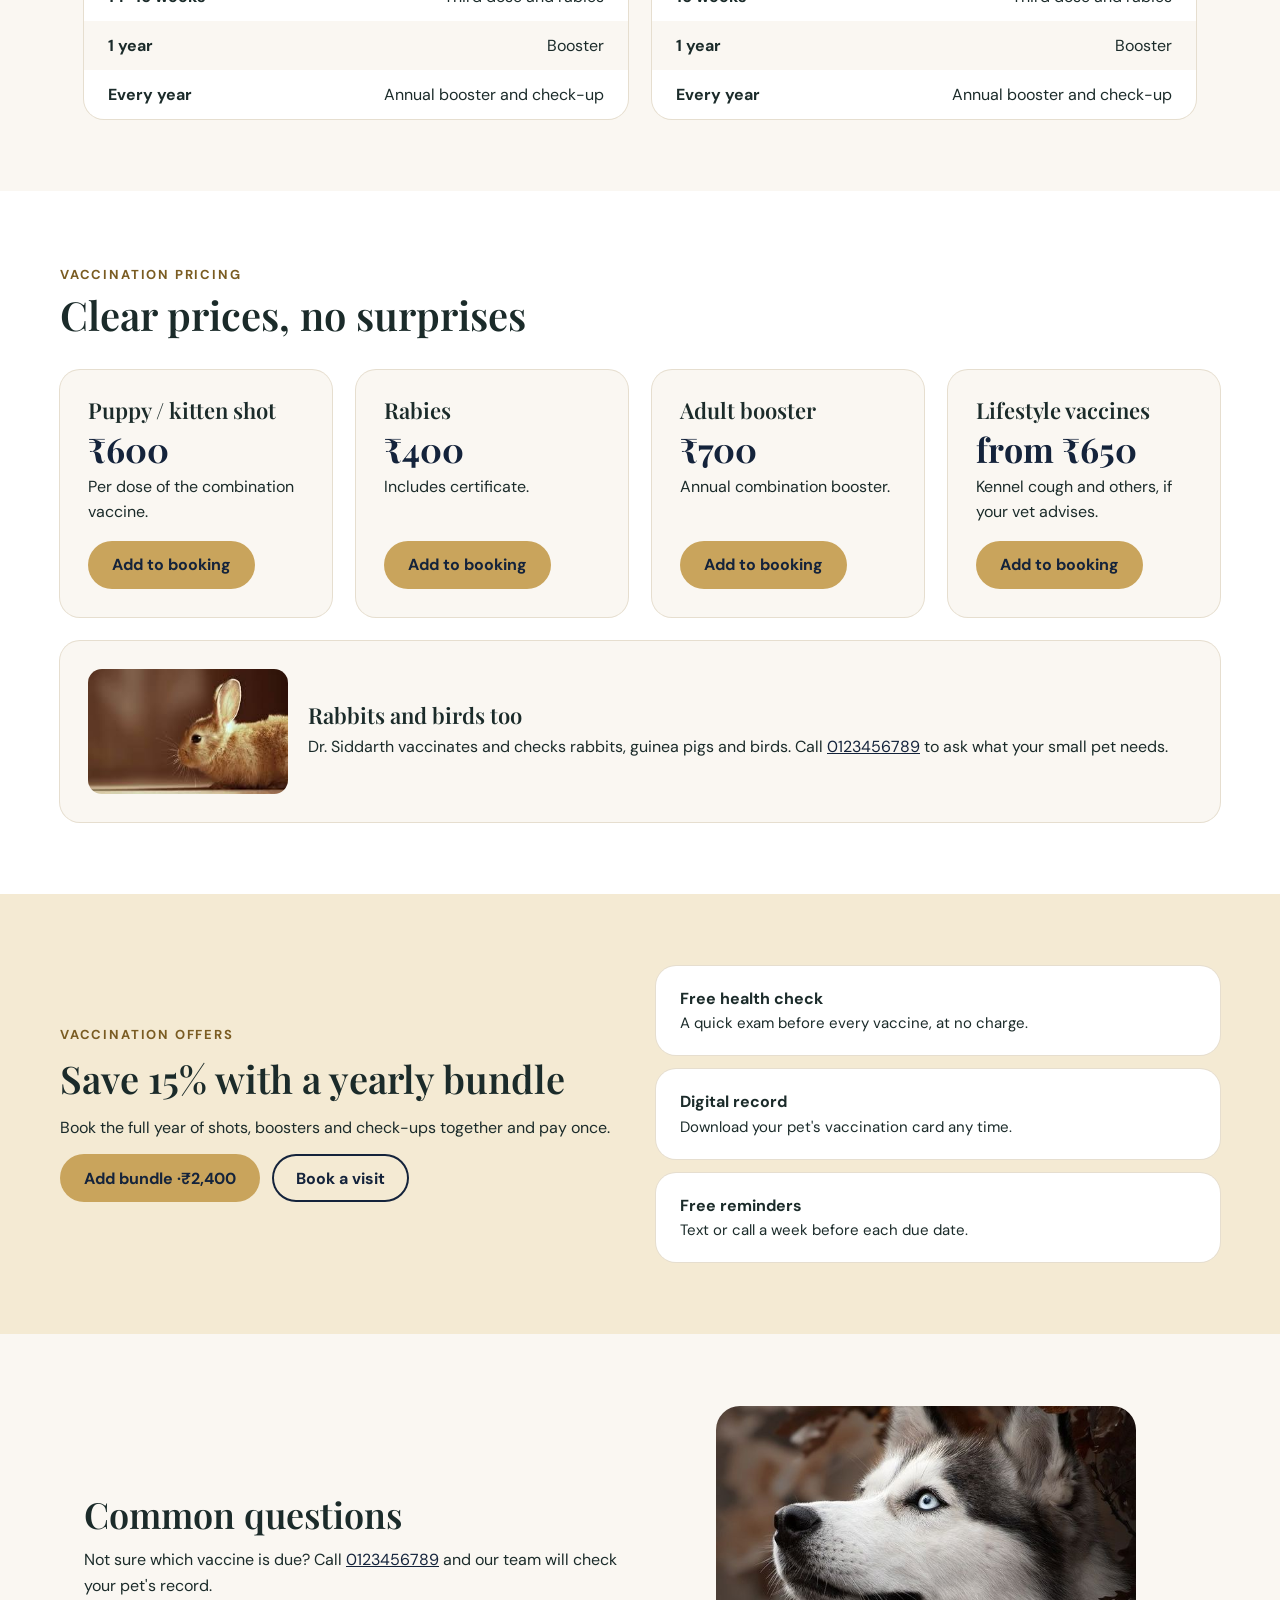
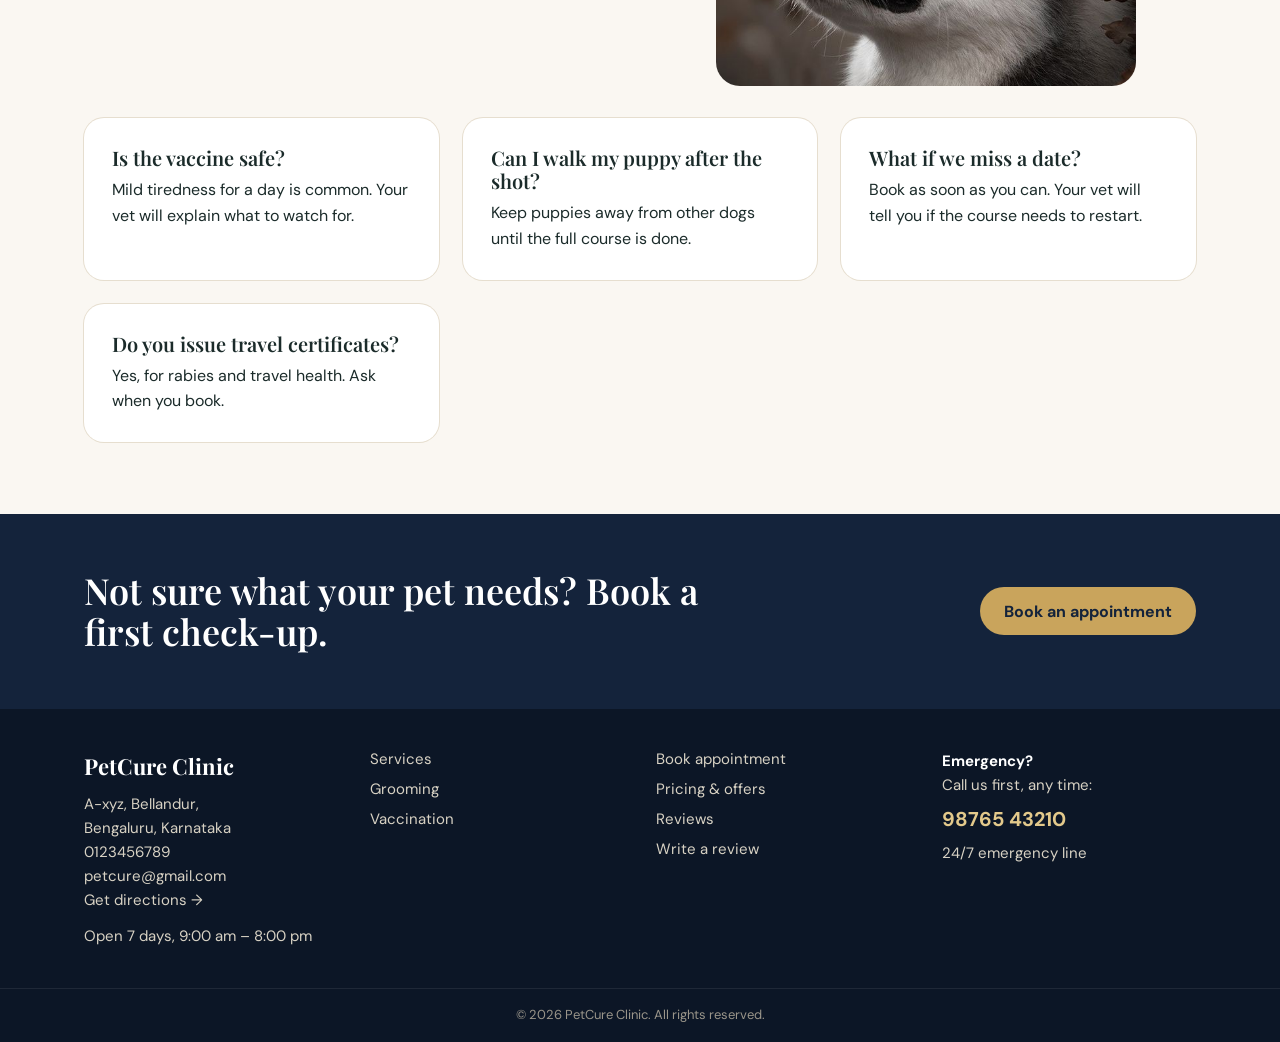
<file: care.html>
<!DOCTYPE html>
<html lang="en">
<head>
<meta charset="utf-8">
<meta name="viewport" content="width=device-width, initial-scale=1">
<title>Grooming &amp; Vaccination | PetCure Clinic</title>
<meta name="description" content="Gentle pet grooming packages with a vet on site, plus vaccination schedules, clear prices and free reminders for dogs, cats and small pets in Bellandur, Bengaluru.">
<meta name="theme-color" content="#14233B">
<link rel="icon" href="assets/favicon.svg" type="image/svg+xml">
<link rel="preconnect" href="https://fonts.googleapis.com">
<link rel="preconnect" href="https://fonts.gstatic.com" crossorigin>
<link href="https://fonts.googleapis.com/css2?family=DM+Sans:wght@400;500;700&amp;family=Playfair+Display:wght@600;700&amp;display=swap" rel="stylesheet">
<link rel="stylesheet" href="css/styles.css">
</head>
<body>
<a class="skip" href="#main">Skip to content</a>
<header class="site-header">
  <nav class="wrap nav" aria-label="Main">
    <a class="brand" href="index.html"><svg width="36" height="36" viewBox="0 0 36 36" aria-hidden="true"><rect width="36" height="36" rx="10" fill="#14233B"/><circle cx="11" cy="14" r="3" fill="#fff"/><circle cx="18" cy="11" r="3" fill="#fff"/><circle cx="25" cy="14" r="3" fill="#fff"/><path d="M18 17c-4 0-7 3-7 6 0 2 2 3 4 3 1.3 0 2-.6 3-.6s1.7.6 3 .6c2 0 4-1 4-3 0-3-3-6-7-6z" fill="#fff"/></svg><span>PetCure Clinic</span></a>
    <div class="nav-actions">
      <a class="quick-btn" href="tel:+910123456789" aria-label="Call 0123456789"><svg width="18" height="18" viewBox="0 0 24 24" aria-hidden="true"><path fill="currentColor" d="M6.6 10.8a15.1 15.1 0 0 0 6.6 6.6l2.2-2.2c.3-.3.7-.4 1-.2 1.1.4 2.3.6 3.6.6.6 0 1 .4 1 1V20c0 .6-.4 1-1 1A17 17 0 0 1 3 4c0-.6.4-1 1-1h3.5c.6 0 1 .4 1 1 0 1.3.2 2.5.6 3.6.1.3 0 .7-.2 1z"/></svg><span>Call</span></a>
      <a class="quick-btn wa" href="https://wa.me/919876543210?text=Hi%20PetCure%20Clinic%2C%20I%27d%20like%20to%20book%20an%20appointment." target="_blank" rel="noopener" aria-label="WhatsApp us"><svg width="18" height="18" viewBox="0 0 24 24" aria-hidden="true"><path fill="currentColor" d="M12 2a10 10 0 0 0-8.6 15.1L2 22l5-1.3A10 10 0 1 0 12 2zm5.8 14.1c-.2.7-1.4 1.3-2 1.4-.5.1-1.2.1-1.9-.1a17 17 0 0 1-1.7-.6 13.4 13.4 0 0 1-5.2-4.6c-.4-.5-1.3-1.7-1.3-3.3s.8-2.3 1.1-2.6c.3-.3.6-.4.8-.4h.6c.2 0 .4 0 .6.5l.9 2.1c.1.2.1.4 0 .6l-.3.5-.4.5c-.2.2-.3.3-.1.6.2.3.8 1.3 1.7 2.1 1.2 1 2.1 1.4 2.4 1.5.3.2.5.1.7-.1l.9-1.1c.2-.3.4-.2.7-.1l2 1c.3.1.5.2.6.3.1.2.1.8-.1 1.5z"/></svg><span>WhatsApp</span></a>
      <button class="menu-toggle" type="button" aria-expanded="false" aria-controls="nav-links" aria-label="Menu"><svg width="22" height="22" viewBox="0 0 22 22" aria-hidden="true"><path d="M3 6h16M3 11h16M3 16h16" stroke="#14233B" stroke-width="2" stroke-linecap="round"/></svg></button>
    </div>
    <div class="nav-links" id="nav-links">
      <a class="l" href="index.html">Home</a>
      <a class="l" href="services.html">Services</a>
      <a class="l on" href="care.html" aria-current="page">Grooming &amp; Vaccination</a>
      <a class="l" href="pricing.html">Pricing &amp; Offers</a>
      <a class="btn" href="book.html">Book appointment<span class="badge" data-cart-count hidden>0</span></a>
    </div>
  </nav>
</header>
<main id="main">
<section class="bg-navy care-hero"><div class="wrap split page-hero" style="gap:32px">
  <div class="stack">
    <span class="eyebrow" style="color:var(--gold-light)">Grooming &amp; vaccination</span>
    <h1 class="h1-sm" style="color:#fff">Look good, feel good, stay protected</h1>
    <p class="lead" style="color:#D8D2C4">Gentle grooming with a vet on site, and vaccinations on a clear schedule with free reminders. Book both in one visit.</p>
    <div class="row"><a class="btn" href="#grooming">Grooming &amp; spa</a><a class="btn2 on-dark" href="#vaccination">Vaccination</a></div>
  </div>
  <img class="page-hero-img tall" src="assets/images/golden-retriever-portrait.jpg" alt="A happy, freshly groomed golden retriever" width="415" height="737" style="object-position:center 20%">
</div></section>

<nav class="subnav" aria-label="On this page"><div class="wrap">
  <a href="#grooming">Grooming</a><a href="#packages">Packages</a><a href="#vaccination">Vaccination</a><a href="#schedule">Schedule</a><a href="#vaccine-prices">Prices</a><a href="#faq">FAQ</a>
</div></nav>

<section id="grooming" class="bg-sand anchor"><div class="wrap split page-hero" style="gap:32px">
  <div class="stack">
    <span class="eyebrow">Grooming &amp; spa</span>
    <h2 class="h2-flush" style="font-size:44px">Fresh, fluffy and fully relaxed</h2>
    <p class="lead">Gentle handling, pet-safe products and a vet on site, so grooming is never stressful.</p>
    <div><a class="btn" href="book.html?service=groom">Book a grooming slot</a></div>
    <div class="card" style="border-radius:24px;display:flex;flex-direction:column;gap:10px;margin-top:8px">
      <p style="font-weight:700;font-size:18px">Included free with every groom</p>
      <div class="check"><svg width="22" height="22" viewBox="0 0 22 22" aria-hidden="true"><circle cx="11" cy="11" r="11" fill="#14233B"/><path d="M6 11.5l3.5 3.5 6.5-7" fill="none" stroke="#fff" stroke-width="2" stroke-linecap="round" stroke-linejoin="round"/></svg><span>Nail trim</span></div>
      <div class="check"><svg width="22" height="22" viewBox="0 0 22 22" aria-hidden="true"><circle cx="11" cy="11" r="11" fill="#14233B"/><path d="M6 11.5l3.5 3.5 6.5-7" fill="none" stroke="#fff" stroke-width="2" stroke-linecap="round" stroke-linejoin="round"/></svg><span>Ear cleaning</span></div>
      <div class="check"><svg width="22" height="22" viewBox="0 0 22 22" aria-hidden="true"><circle cx="11" cy="11" r="11" fill="#14233B"/><path d="M6 11.5l3.5 3.5 6.5-7" fill="none" stroke="#fff" stroke-width="2" stroke-linecap="round" stroke-linejoin="round"/></svg><span>Quick health snapshot</span></div>
      <div class="check"><svg width="22" height="22" viewBox="0 0 22 22" aria-hidden="true"><circle cx="11" cy="11" r="11" fill="#14233B"/><path d="M6 11.5l3.5 3.5 6.5-7" fill="none" stroke="#fff" stroke-width="2" stroke-linecap="round" stroke-linejoin="round"/></svg><span>Pet-safe cologne</span></div>
    </div>
  </div>
  <img class="page-hero-img tall" src="assets/images/ginger-cat-window.jpg" alt="A freshly groomed fluffy ginger cat sitting by a window" width="387" height="516">
</div></section>

<section class="wrap" style="padding-top:56px">
  <h2 class="h2-flush" style="font-size:32px;margin-bottom:20px">Fresh from the spa</h2>
  <div class="gallery">
    <figure><img src="assets/images/dog-and-cat-cuddle.jpg" alt="A ginger cat and a black and white dog cuddling after their groom"><figcaption>Full Groom</figcaption></figure>
    <figure><img src="assets/images/calico-cat-playful.jpg" alt="Calico cat with a fluffy, clean coat stretching on a carpet" style="object-position:70% center"><figcaption>Spa Day</figcaption></figure>
    <figure><img src="assets/images/cats-and-dogs-group.jpg" alt="Two cats, a golden retriever and a border collie after grooming"><figcaption>Multi-pet visit</figcaption></figure>
    <figure><img src="assets/images/husky-portrait.jpg" alt="Siberian husky with a thick, brushed coat" style="object-position:center 25%"><figcaption>De-shedding treatment</figcaption></figure>
  </div>
</section>

<section id="packages" class="sec anchor"><div class="wrap">
  <span class="eyebrow">Packages</span>
  <h2 class="h2">Choose the level of pampering</h2>
  <div class="grid">
    <div class="card stack" style="gap:14px">
      <span class="eyebrow" style="min-height:18px;letter-spacing:.1em"></span>
      <h3 style="font-size:28px">Basic Bath</h3>
      <p><span style="font-family:var(--serif);font-size:40px;font-weight:700"><span data-cost="basic_bath">₹700</span></span> <span style="font-size:15px">starting, small dog or cat</span></p>
      <ul style="gap:8px"><li>Shampoo bath and blow-dry</li><li>Brush-out</li><li>Nail trim</li><li>Ear cleaning</li></ul>
      <div style="margin-top:auto;padding-top:8px"><button class="btn" type="button" data-add="Basic Bath" data-cost-key="basic_bath" data-price="700">Add to booking</button></div>
    </div>
    <div class="card stack" style="gap:14px;box-shadow:0 0 0 3px var(--gold)">
      <span class="eyebrow" style="min-height:18px;letter-spacing:.1em">Most popular</span>
      <h3 style="font-size:28px">Full Groom</h3>
      <p><span style="font-family:var(--serif);font-size:40px;font-weight:700"><span data-cost="full_groom">₹1,300</span></span> <span style="font-size:15px">starting, small dog or cat</span></p>
      <ul style="gap:8px"><li>Everything in Basic Bath</li><li>Haircut and styling</li><li>Sanitary trim</li><li>Teeth brushing</li></ul>
      <div style="margin-top:auto;padding-top:8px"><button class="btn" type="button" data-add="Full Groom" data-cost-key="full_groom" data-price="1300">Add to booking</button></div>
    </div>
    <div class="card stack" style="gap:14px">
      <span class="eyebrow" style="min-height:18px;letter-spacing:.1em"></span>
      <h3 style="font-size:28px">Spa Day</h3>
      <p><span style="font-family:var(--serif);font-size:40px;font-weight:700"><span data-cost="spa_day">₹2,000</span></span> <span style="font-size:15px">starting, small dog or cat</span></p>
      <ul style="gap:8px"><li>Everything in Full Groom</li><li>Aromatherapy conditioning</li><li>Paw balm and massage</li><li>De-shedding treatment</li></ul>
      <div style="margin-top:auto;padding-top:8px"><button class="btn" type="button" data-add="Spa Day" data-cost-key="spa_day" data-price="2000">Add to booking</button></div>
    </div>
  </div>
</div></section>

<section class="bg-white"><div class="wrap sec split" style="align-items:start">
  <div>
    <h2 class="h2-flush" style="font-size:32px;margin-bottom:20px">Price by size</h2>
    <div class="table">
      <div><span>Small (up to 8 kg)</span><b>+ ₹0</b></div>
      <div><span>Medium (8–20 kg)</span><b>+ <span data-cost="size_medium">₹300</span></b></div>
      <div><span>Large (20–35 kg)</span><b>+ <span data-cost="size_large">₹600</span></b></div>
      <div><span>Giant (35 kg+)</span><b>+ <span data-cost="size_giant">₹900</span></b></div>
    </div>
    <p style="font-size:14px;margin-top:12px;color:var(--muted)">Added to the package starting price. Heavily matted coats may cost extra.</p>
  </div>
  <div>
    <h2 class="h2-flush" style="font-size:32px;margin-bottom:20px">Add-ons</h2>
    <div class="table">
      <div><span>Flea and tick treatment</span><b><span data-cost="flea_tick">₹450</span></b></div>
      <div><span>Medicated shampoo</span><b><span data-cost="medicated_shampoo">₹300</span></b></div>
      <div><span>Teeth scaling (light)</span><b><span data-cost="teeth_scaling">₹350</span></b></div>
      <div><span>Coat colouring (pet-safe)</span><b><span data-cost="coat_colouring">₹600</span></b></div>
      <div><span>Pick-up and drop-off</span><b><span data-cost="pickup_drop">₹250</span></b></div>
    </div>
  </div>
</div></section>

<section class="bg-wheat"><div class="wrap cta" style="padding-top:48px;padding-bottom:48px">
  <div><span class="eyebrow">Grooming offer</span><h2 class="h2-flush" style="font-size:34px;margin-top:6px">Every 5th groom is free</h2><p style="margin-top:6px">Plus 10% off when you book 3 sessions together.</p></div>
  <a class="btn" href="pricing.html#offers">See all offers</a>
</div></section>

<section class="bg-white"><div class="wrap sec split" style="gap:40px">
  <div class="stack">
    <span class="eyebrow">Our grooming studio</span>
    <h2 class="h2-flush">Clean, calm and built for pets</h2>
    <p>A bright, cheerful lounge, a raised bathing tub, height-adjustable grooming tables under good lighting and quiet dryers, all cleaned and sanitised between every pet. A vet is always on site in case your pet needs one.</p>
    <div class="row"><a class="btn" href="book.html?service=groom">Book a grooming slot</a><a class="btn2" href="tel:+910123456789">Call 0123456789</a></div>
  </div>
  <div class="photo-pair">
    <img src="assets/images/grooming-lounge.jpg" alt="The bright PetCure grooming lounge with a pet bathing tub, seating and paw-print decor" width="452" height="678">
    <img src="assets/images/grooming-studio-tables.jpg" alt="Two fluffy dogs on grooming tables under studio lights in the PetCure grooming room" width="452" height="678">
  </div>
</div></section>

<section class="sec"><div class="wrap">
  <h2 class="h2-flush" style="font-size:36px;margin-bottom:28px">What happens on grooming day</h2>
  <div class="grid" style="grid-template-columns:repeat(auto-fit,minmax(240px,1fr))">
    <div class="step"><span class="step-n">1</span><div><h3 style="font-size:20px">Check-in</h3><p>We note your pet's coat, skin and any worries.</p></div></div>
    <div class="step"><span class="step-n">2</span><div><h3 style="font-size:20px">Bath and dry</h3><p>Warm water, gentle products and a low-noise dryer.</p></div></div>
    <div class="step"><span class="step-n">3</span><div><h3 style="font-size:20px">Style</h3><p>Trim and finish as you asked, with breaks when needed.</p></div></div>
    <div class="step"><span class="step-n">4</span><div><h3 style="font-size:20px">Pick-up</h3><p>You get a short report and photos of the finished look.</p></div></div>
  </div>
</div></section>

<section id="vaccination" class="bg-sand anchor"><div class="wrap split page-hero" style="gap:32px">
  <div class="stack">
    <span class="eyebrow">Pet vaccination</span>
    <h2 class="h2-flush" style="font-size:44px">Protect your pet, one shot at a time</h2>
    <p class="lead">We keep your pet's records and remind you before every due date.</p>
    <div class="row"><a class="btn" href="book.html?service=vaccine">Book a vaccination</a><a class="btn2" href="pricing.html#offers">See offers</a></div>
  </div>
  <img class="page-hero-img" src="assets/images/golden-puppies.jpg" alt="Three healthy golden retriever puppies ready for their first vaccines" width="700" height="438">
</div></section>

<section id="schedule" class="sec anchor"><div class="wrap">
  <span class="eyebrow">Typical schedule</span>
  <h2 class="h2" style="margin-bottom:8px">What is due, and when</h2>
  <p style="margin-bottom:32px;max-width:640px">A general guide. Your vet will adjust it for your pet's age, health and lifestyle.</p>
  <div class="grid">
    <div class="card card-table"><h3 style="font-size:26px">Dogs</h3>
      <div class="tr"><b style="min-width:110px">6–8 weeks</b><span style="text-align:right">First combination vaccine</span></div>
      <div class="tr"><b style="min-width:110px">10–12 weeks</b><span style="text-align:right">Second combination dose</span></div>
      <div class="tr"><b style="min-width:110px">14–16 weeks</b><span style="text-align:right">Third dose and rabies</span></div>
      <div class="tr"><b style="min-width:110px">1 year</b><span style="text-align:right">Booster</span></div>
      <div class="tr"><b style="min-width:110px">Every year</b><span style="text-align:right">Annual booster and check-up</span></div>
    </div>
    <div class="card card-table"><h3 style="font-size:26px">Cats</h3>
      <div class="tr"><b style="min-width:110px">8 weeks</b><span style="text-align:right">First combination vaccine</span></div>
      <div class="tr"><b style="min-width:110px">12 weeks</b><span style="text-align:right">Second dose</span></div>
      <div class="tr"><b style="min-width:110px">16 weeks</b><span style="text-align:right">Third dose and rabies</span></div>
      <div class="tr"><b style="min-width:110px">1 year</b><span style="text-align:right">Booster</span></div>
      <div class="tr"><b style="min-width:110px">Every year</b><span style="text-align:right">Annual booster and check-up</span></div>
    </div>
  </div>
</div></section>

<section id="vaccine-prices" class="bg-white anchor"><div class="wrap sec">
  <span class="eyebrow">Vaccination pricing</span>
  <h2 class="h2">Clear prices, no surprises</h2>
  <div class="grid" style="grid-template-columns:repeat(auto-fit,minmax(240px,1fr))">
    <div class="card card-cream stack" style="gap:8px"><h3 style="font-size:22px">Puppy / kitten shot</h3><p class="rating-big" style="font-size:34px"><span data-cost="vaccine_shot">₹600</span></p><p>Per dose of the combination vaccine.</p><div style="margin-top:auto;padding-top:8px"><button class="btn" type="button" data-add="Puppy / kitten shot" data-cost-key="vaccine_shot" data-price="600">Add to booking</button></div></div>
    <div class="card card-cream stack" style="gap:8px"><h3 style="font-size:22px">Rabies</h3><p class="rating-big" style="font-size:34px"><span data-cost="rabies">₹400</span></p><p>Includes certificate.</p><div style="margin-top:auto;padding-top:8px"><button class="btn" type="button" data-add="Rabies" data-cost-key="rabies" data-price="400">Add to booking</button></div></div>
    <div class="card card-cream stack" style="gap:8px"><h3 style="font-size:22px">Adult booster</h3><p class="rating-big" style="font-size:34px"><span data-cost="booster">₹700</span></p><p>Annual combination booster.</p><div style="margin-top:auto;padding-top:8px"><button class="btn" type="button" data-add="Adult booster" data-cost-key="booster" data-price="700">Add to booking</button></div></div>
    <div class="card card-cream stack" style="gap:8px"><h3 style="font-size:22px">Lifestyle vaccines</h3><p class="rating-big" style="font-size:34px">from <span data-cost="lifestyle">₹650</span></p><p>Kennel cough and others, if your vet advises.</p><div style="margin-top:auto;padding-top:8px"><button class="btn" type="button" data-add="Lifestyle vaccines" data-cost-key="lifestyle" data-price="650">Add to booking</button></div></div>
  </div>
  <div class="card card-cream mini-feature"><img src="assets/images/brown-rabbit.jpg" alt="A brown rabbit sitting quietly" width="284" height="177"><div class="stack" style="gap:6px"><h3 style="font-size:22px">Rabbits and birds too</h3><p><span data-doc="2" data-doc-field="name">Dr. Siddarth</span> vaccinates and checks rabbits, guinea pigs and birds. Call <a href="tel:+910123456789">0123456789</a> to ask what your small pet needs.</p></div></div>
</div></section>

<section class="bg-wheat"><div class="wrap sec split" style="gap:32px">
  <div class="stack" style="gap:14px">
    <span class="eyebrow">Vaccination offers</span>
    <h2 class="h2-flush" style="font-size:38px">Save 15% with a yearly bundle</h2>
    <p>Book the full year of shots, boosters and check-ups together and pay once.</p>
    <div class="row"><button class="btn" type="button" data-add="Yearly vaccination bundle" data-cost-key="vaccine_bundle" data-price="2400">Add bundle · <span data-cost="vaccine_bundle">₹2,400</span></button><a class="btn2" href="book.html?service=vaccine">Book a visit</a></div>
  </div>
  <div class="stack" style="gap:14px">
    <div class="card" style="padding:20px 24px"><p style="font-weight:700">Free health check</p><p style="font-size:15px">A quick exam before every vaccine, at no charge.</p></div>
    <div class="card" style="padding:20px 24px"><p style="font-weight:700">Digital record</p><p style="font-size:15px">Download your pet's vaccination card any time.</p></div>
    <div class="card" style="padding:20px 24px"><p style="font-weight:700">Free reminders</p><p style="font-size:15px">Text or call a week before each due date.</p></div>
  </div>
</div></section>

<section id="faq" class="sec anchor"><div class="wrap">
  <div class="split" style="gap:32px;margin-bottom:32px;align-items:center"><div class="stack" style="gap:12px"><h2 class="h2-flush" style="font-size:36px">Common questions</h2><p>Not sure which vaccine is due? Call <a href="tel:+910123456789">0123456789</a> and our team will check your pet's record.</p></div><img src="assets/images/husky-portrait.jpg" alt="A Siberian husky looking up" style="width:100%;max-width:420px;justify-self:center;border-radius:24px;aspect-ratio:3/2;object-fit:cover;object-position:center 25%"></div>
  <div class="grid">
    <div class="card"><h3 style="font-size:20px;margin-bottom:8px">Is the vaccine safe?</h3><p>Mild tiredness for a day is common. Your vet will explain what to watch for.</p></div>
    <div class="card"><h3 style="font-size:20px;margin-bottom:8px">Can I walk my puppy after the shot?</h3><p>Keep puppies away from other dogs until the full course is done.</p></div>
    <div class="card"><h3 style="font-size:20px;margin-bottom:8px">What if we miss a date?</h3><p>Book as soon as you can. Your vet will tell you if the course needs to restart.</p></div>
    <div class="card"><h3 style="font-size:20px;margin-bottom:8px">Do you issue travel certificates?</h3><p>Yes, for rabies and travel health. Ask when you book.</p></div>
  </div>
</div></section>

<section class="bg-navy"><div class="wrap cta">
  <h2>Not sure what your pet needs? Book a first check-up.</h2>
  <a class="btn" href="book.html">Book an appointment</a>
</div></section>
</main>
<footer class="site-footer">
  <div class="wrap">
    <div><p class="name">PetCure Clinic</p><p style="margin-top:8px;font-size:15px">A-xyz, Bellandur,<br>Bengaluru, Karnataka<br><a href="tel:+910123456789">0123456789</a><br><a href="mailto:petcure@gmail.com">petcure@gmail.com</a><br><a href="https://www.google.com/maps/search/?api=1&amp;query=Bellandur%2C+Bengaluru%2C+Karnataka" target="_blank" rel="noopener">Get directions →</a></p><p style="margin-top:12px;font-size:15px">Open 7 days, 9:00 am – 8:00 pm</p></div>
    <div class="col"><a href="services.html">Services</a><a href="care.html#grooming">Grooming</a><a href="care.html#vaccination">Vaccination</a></div>
    <div class="col"><a href="book.html">Book appointment</a><a href="pricing.html">Pricing &amp; offers</a><a href="pricing.html#reviews">Reviews</a><a href="pricing.html#write-review">Write a review</a></div>
    <div style="font-size:15px"><p><strong>Emergency?</strong></p><p>Call us first, any time:</p><p style="margin-top:6px"><a href="tel:+919876543210" style="color:#E3C98B;font-weight:700;font-size:20px">98765 43210</a></p><p style="margin-top:6px">24/7 emergency line</p></div>
  </div>
  <p class="copyright">&copy; <span id="year">2026</span> PetCure Clinic. All rights reserved.</p>
</footer>
<script src="js/config.js"></script>
<script src="js/main.js"></script>
</body>
</html>
</file>
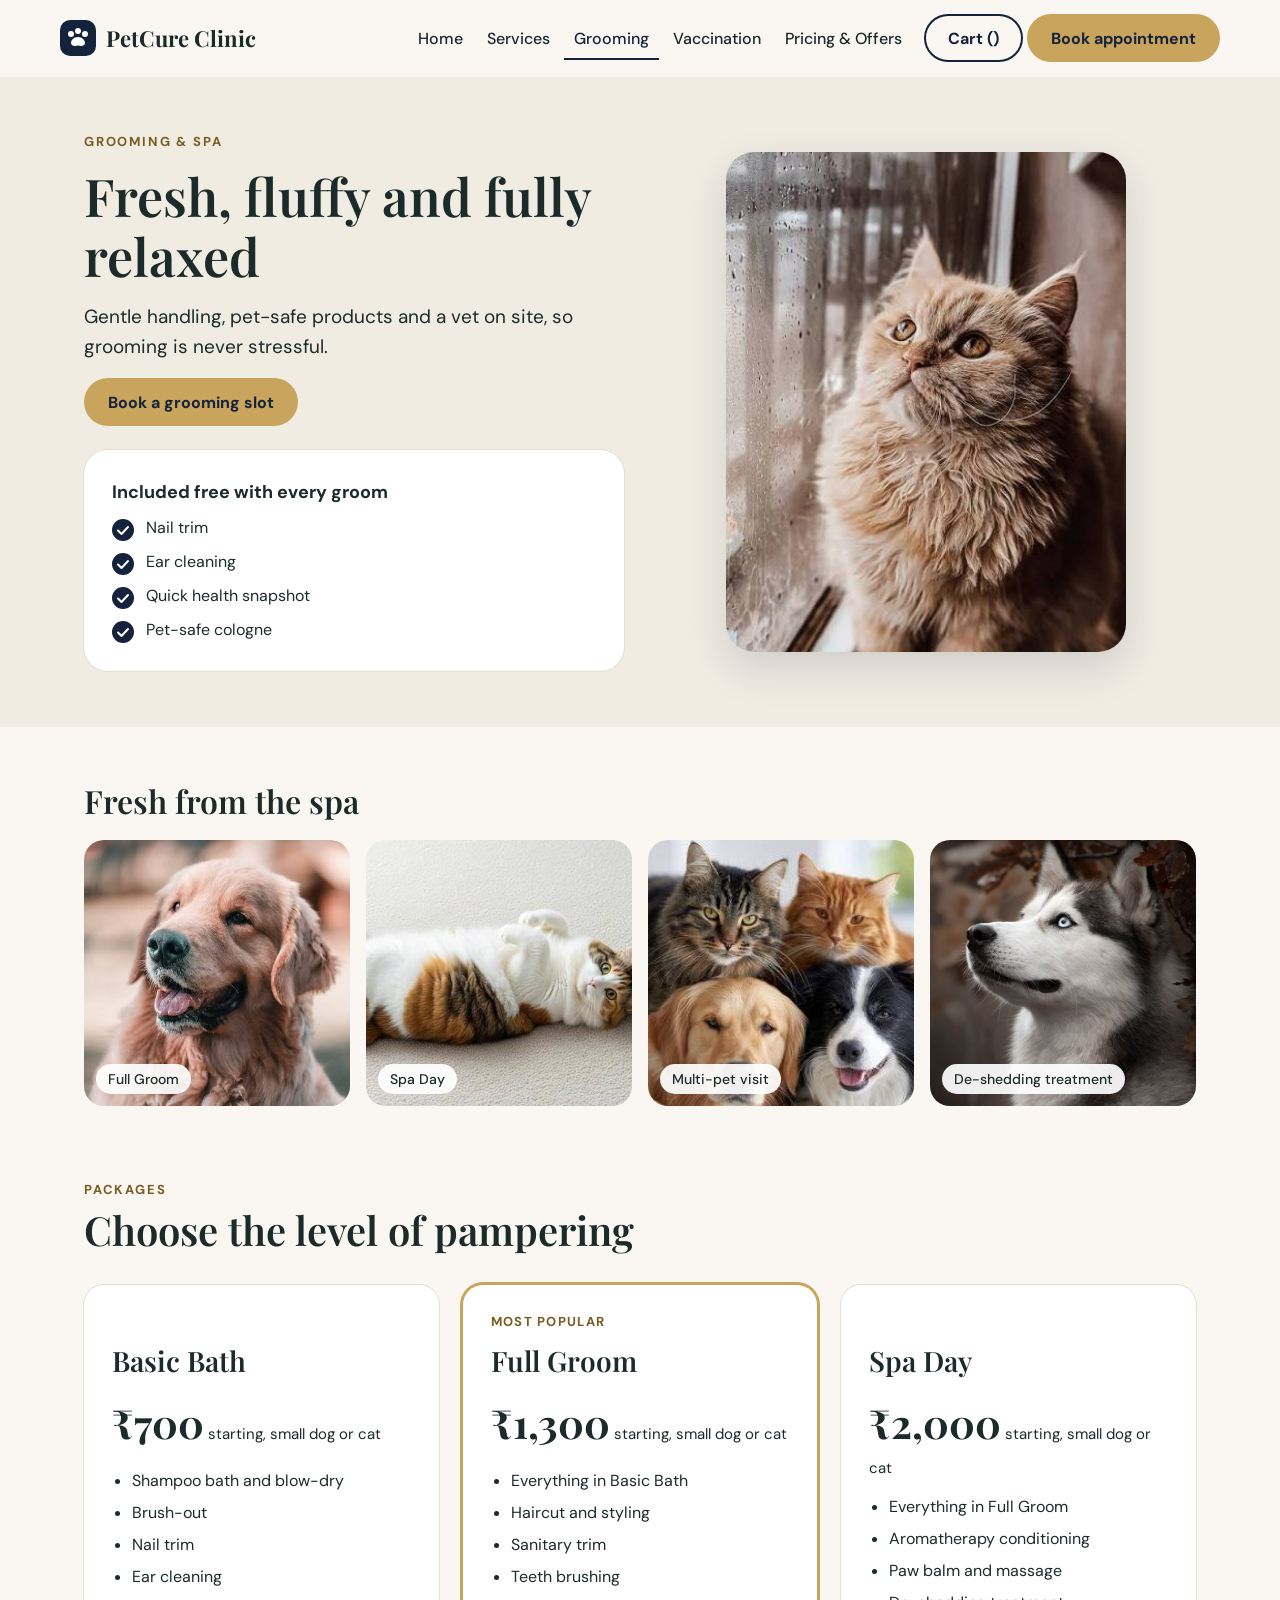
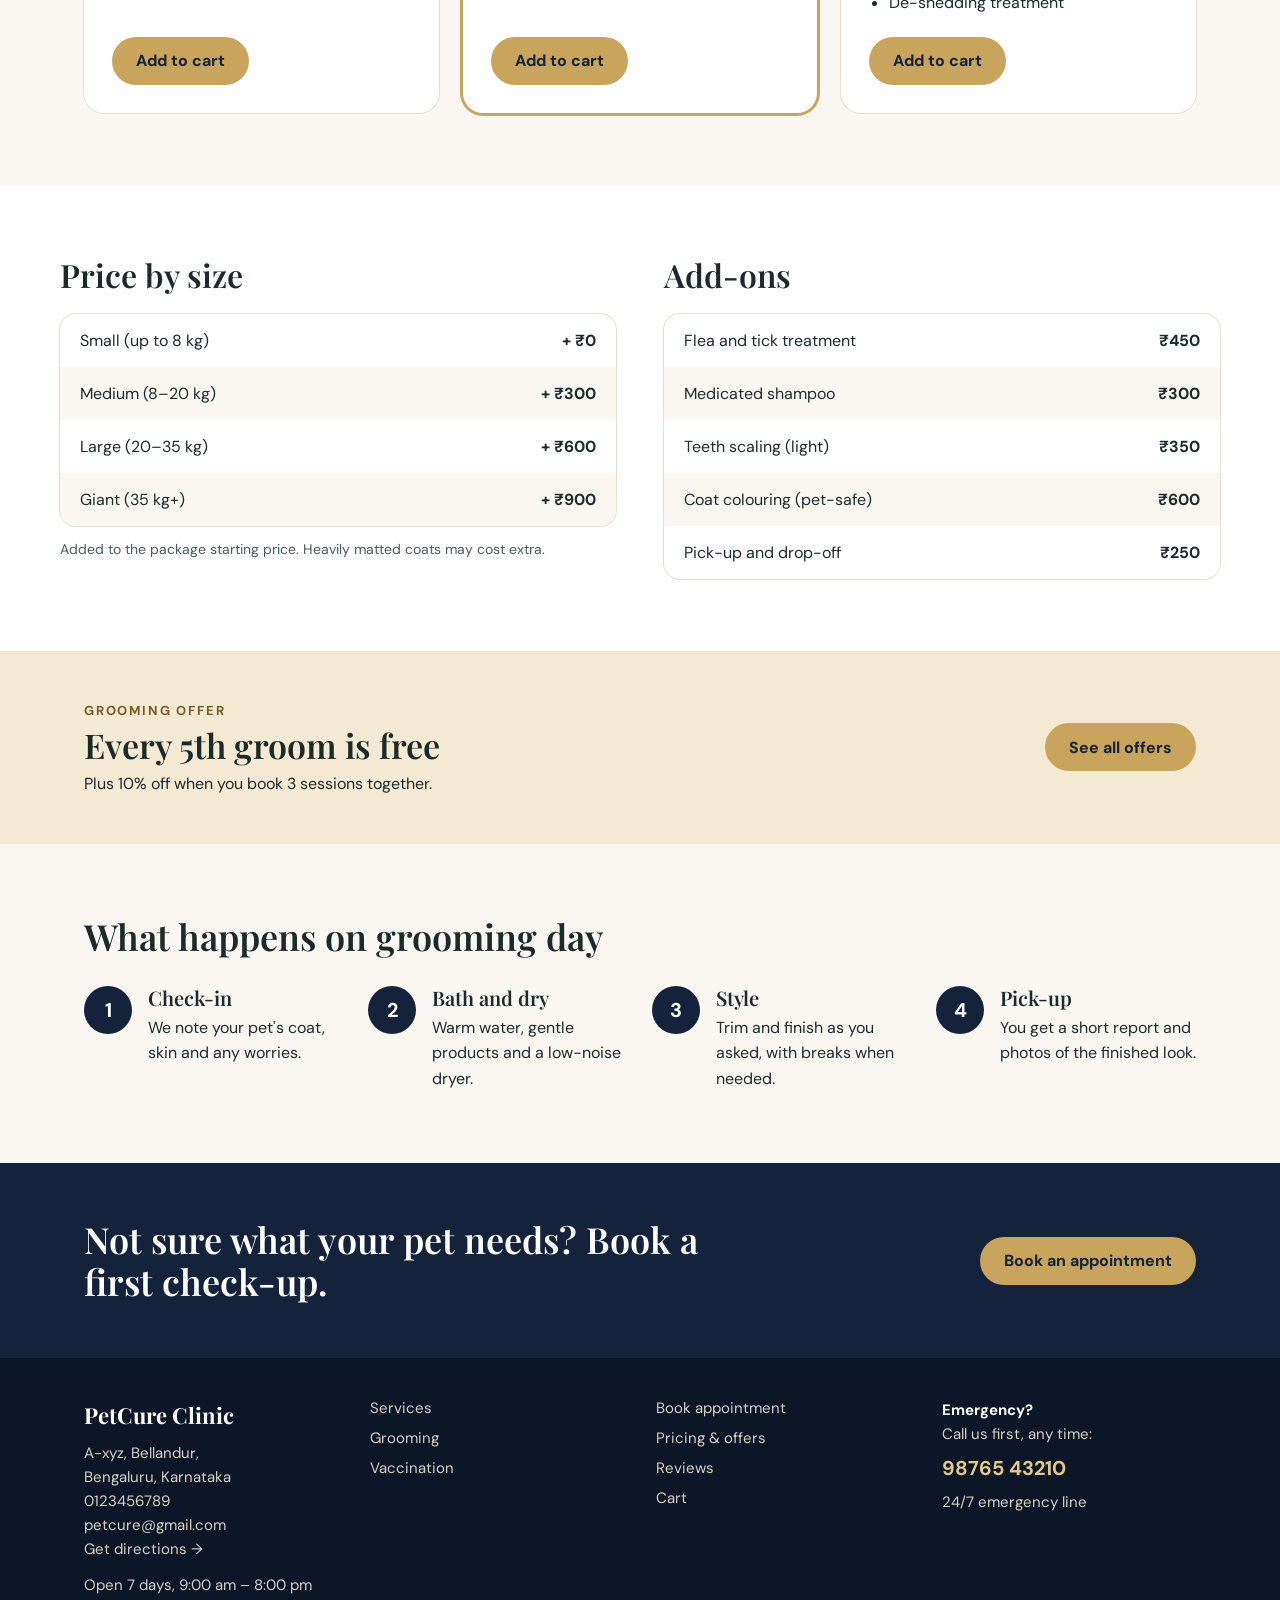
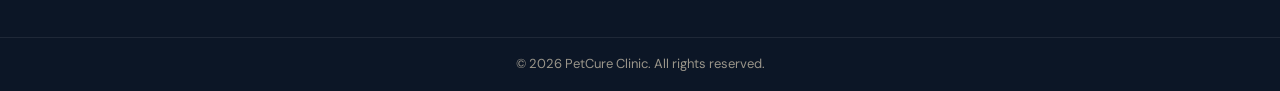
<file: grooming.html>
<!DOCTYPE html>
<html lang="en">
<head>
<meta charset="utf-8">
<meta name="viewport" content="width=device-width, initial-scale=1">
<title>Grooming & Spa | PetCure Clinic</title>
<meta name="description" content="Gentle pet grooming packages with a vet on site. Bath, full groom and spa day, with free nail trim and ear cleaning.">
<meta name="theme-color" content="#14233B">
<link rel="icon" href="assets/favicon.svg" type="image/svg+xml">
<link rel="preconnect" href="https://fonts.googleapis.com">
<link rel="preconnect" href="https://fonts.gstatic.com" crossorigin>
<link href="https://fonts.googleapis.com/css2?family=DM+Sans:wght@400;500;700&amp;family=Playfair+Display:wght@600;700&amp;display=swap" rel="stylesheet">
<link rel="stylesheet" href="css/styles.css">
</head>
<body>
<a class="skip" href="#main">Skip to content</a>
<header class="site-header">
  <nav class="wrap nav" aria-label="Main">
    <a class="brand" href="index.html"><svg width="36" height="36" viewBox="0 0 36 36" aria-hidden="true"><rect width="36" height="36" rx="10" fill="#14233B"/><circle cx="11" cy="14" r="3" fill="#fff"/><circle cx="18" cy="11" r="3" fill="#fff"/><circle cx="25" cy="14" r="3" fill="#fff"/><path d="M18 17c-4 0-7 3-7 6 0 2 2 3 4 3 1.3 0 2-.6 3-.6s1.7.6 3 .6c2 0 4-1 4-3 0-3-3-6-7-6z" fill="#fff"/></svg><span>PetCure Clinic</span></a>
    <div class="nav-actions">
      <a class="quick-btn" href="tel:+910123456789" aria-label="Call 0123456789"><svg width="18" height="18" viewBox="0 0 24 24" aria-hidden="true"><path fill="currentColor" d="M6.6 10.8a15.1 15.1 0 0 0 6.6 6.6l2.2-2.2c.3-.3.7-.4 1-.2 1.1.4 2.3.6 3.6.6.6 0 1 .4 1 1V20c0 .6-.4 1-1 1A17 17 0 0 1 3 4c0-.6.4-1 1-1h3.5c.6 0 1 .4 1 1 0 1.3.2 2.5.6 3.6.1.3 0 .7-.2 1z"/></svg><span>Call</span></a>
      <a class="quick-btn wa" href="https://wa.me/919876543210?text=Hi%20PetCure%20Clinic%2C%20I%27d%20like%20to%20book%20an%20appointment." target="_blank" rel="noopener" aria-label="WhatsApp us"><svg width="18" height="18" viewBox="0 0 24 24" aria-hidden="true"><path fill="currentColor" d="M12 2a10 10 0 0 0-8.6 15.1L2 22l5-1.3A10 10 0 1 0 12 2zm5.8 14.1c-.2.7-1.4 1.3-2 1.4-.5.1-1.2.1-1.9-.1a17 17 0 0 1-1.7-.6 13.4 13.4 0 0 1-5.2-4.6c-.4-.5-1.3-1.7-1.3-3.3s.8-2.3 1.1-2.6c.3-.3.6-.4.8-.4h.6c.2 0 .4 0 .6.5l.9 2.1c.1.2.1.4 0 .6l-.3.5-.4.5c-.2.2-.3.3-.1.6.2.3.8 1.3 1.7 2.1 1.2 1 2.1 1.4 2.4 1.5.3.2.5.1.7-.1l.9-1.1c.2-.3.4-.2.7-.1l2 1c.3.1.5.2.6.3.1.2.1.8-.1 1.5z"/></svg><span>WhatsApp</span></a>
      <button class="menu-toggle" type="button" aria-expanded="false" aria-controls="nav-links" aria-label="Menu"><svg width="22" height="22" viewBox="0 0 22 22" aria-hidden="true"><path d="M3 6h16M3 11h16M3 16h16" stroke="#14233B" stroke-width="2" stroke-linecap="round"/></svg></button>
    </div>
    <div class="nav-links" id="nav-links">
      <a class="l" href="index.html">Home</a>
      <a class="l" href="services.html">Services</a>
      <a class="l on" href="grooming.html" aria-current="page">Grooming</a>
      <a class="l" href="vaccination.html">Vaccination</a>
      <a class="l" href="pricing.html">Pricing &amp; Offers</a>
      <a class="btn2" href="cart.html">Cart (<span data-cart-count>0</span>)</a>
      <a class="btn" href="appointment.html">Book appointment</a>
    </div>
  </nav>
</header>
<main id="main">
<section class="bg-sand"><div class="wrap split page-hero" style="gap:32px">
  <div class="stack">
    <span class="eyebrow">Grooming &amp; spa</span>
    <h1 class="h1-sm">Fresh, fluffy and fully relaxed</h1>
    <p class="lead">Gentle handling, pet-safe products and a vet on site, so grooming is never stressful.</p>
    <div><a class="btn" href="appointment.html?service=2">Book a grooming slot</a></div>
    <div class="card" style="border-radius:24px;display:flex;flex-direction:column;gap:10px;margin-top:8px">
      <p style="font-weight:700;font-size:18px">Included free with every groom</p>
      <div class="check"><svg width="22" height="22" viewBox="0 0 22 22" aria-hidden="true"><circle cx="11" cy="11" r="11" fill="#14233B"/><path d="M6 11.5l3.5 3.5 6.5-7" fill="none" stroke="#fff" stroke-width="2" stroke-linecap="round" stroke-linejoin="round"/></svg><span>Nail trim</span></div>
      <div class="check"><svg width="22" height="22" viewBox="0 0 22 22" aria-hidden="true"><circle cx="11" cy="11" r="11" fill="#14233B"/><path d="M6 11.5l3.5 3.5 6.5-7" fill="none" stroke="#fff" stroke-width="2" stroke-linecap="round" stroke-linejoin="round"/></svg><span>Ear cleaning</span></div>
      <div class="check"><svg width="22" height="22" viewBox="0 0 22 22" aria-hidden="true"><circle cx="11" cy="11" r="11" fill="#14233B"/><path d="M6 11.5l3.5 3.5 6.5-7" fill="none" stroke="#fff" stroke-width="2" stroke-linecap="round" stroke-linejoin="round"/></svg><span>Quick health snapshot</span></div>
      <div class="check"><svg width="22" height="22" viewBox="0 0 22 22" aria-hidden="true"><circle cx="11" cy="11" r="11" fill="#14233B"/><path d="M6 11.5l3.5 3.5 6.5-7" fill="none" stroke="#fff" stroke-width="2" stroke-linecap="round" stroke-linejoin="round"/></svg><span>Pet-safe cologne</span></div>
    </div>
  </div>
  <img class="page-hero-img tall" src="assets/images/ginger-cat-window.jpg" alt="A freshly groomed fluffy ginger cat sitting by a window" width="387" height="516">
</div></section>

<section class="wrap" style="padding-top:56px">
  <h2 class="h2-flush" style="font-size:32px;margin-bottom:20px">Fresh from the spa</h2>
  <div class="gallery">
    <figure><img src="assets/images/golden-retriever-portrait.jpg" alt="Golden retriever with a soft, brushed coat" style="object-position:center 20%"><figcaption>Full Groom</figcaption></figure>
    <figure><img src="assets/images/calico-cat-playful.jpg" alt="Calico cat with a fluffy, clean coat stretching on a carpet" style="object-position:70% center"><figcaption>Spa Day</figcaption></figure>
    <figure><img src="assets/images/cats-and-dogs-group.jpg" alt="Two cats, a golden retriever and a border collie after grooming"><figcaption>Multi-pet visit</figcaption></figure>
    <figure><img src="assets/images/husky-portrait.jpg" alt="Siberian husky with a thick, brushed coat" style="object-position:center 25%"><figcaption>De-shedding treatment</figcaption></figure>
  </div>
</section>

<section class="sec"><div class="wrap">
  <span class="eyebrow">Packages</span>
  <h2 class="h2">Choose the level of pampering</h2>
  <div class="grid">
    <div class="card stack" style="gap:14px">
      <span class="eyebrow" style="min-height:18px;letter-spacing:.1em"></span>
      <h3 style="font-size:28px">Basic Bath</h3>
      <p><span style="font-family:var(--serif);font-size:40px;font-weight:700">₹700</span> <span style="font-size:15px">starting, small dog or cat</span></p>
      <ul style="gap:8px"><li>Shampoo bath and blow-dry</li><li>Brush-out</li><li>Nail trim</li><li>Ear cleaning</li></ul>
      <div style="margin-top:auto;padding-top:8px"><button class="btn" type="button" data-add="Basic Bath" data-price="700">Add to cart</button></div>
    </div>
    <div class="card stack" style="gap:14px;box-shadow:0 0 0 3px var(--gold)">
      <span class="eyebrow" style="min-height:18px;letter-spacing:.1em">Most popular</span>
      <h3 style="font-size:28px">Full Groom</h3>
      <p><span style="font-family:var(--serif);font-size:40px;font-weight:700">₹1,300</span> <span style="font-size:15px">starting, small dog or cat</span></p>
      <ul style="gap:8px"><li>Everything in Basic Bath</li><li>Haircut and styling</li><li>Sanitary trim</li><li>Teeth brushing</li></ul>
      <div style="margin-top:auto;padding-top:8px"><button class="btn" type="button" data-add="Full Groom" data-price="1300">Add to cart</button></div>
    </div>
    <div class="card stack" style="gap:14px">
      <span class="eyebrow" style="min-height:18px;letter-spacing:.1em"></span>
      <h3 style="font-size:28px">Spa Day</h3>
      <p><span style="font-family:var(--serif);font-size:40px;font-weight:700">₹2,000</span> <span style="font-size:15px">starting, small dog or cat</span></p>
      <ul style="gap:8px"><li>Everything in Full Groom</li><li>Aromatherapy conditioning</li><li>Paw balm and massage</li><li>De-shedding treatment</li></ul>
      <div style="margin-top:auto;padding-top:8px"><button class="btn" type="button" data-add="Spa Day" data-price="2000">Add to cart</button></div>
    </div>
  </div>
</div></section>

<section class="bg-white"><div class="wrap sec split" style="align-items:start">
  <div>
    <h2 class="h2-flush" style="font-size:32px;margin-bottom:20px">Price by size</h2>
    <div class="table">
      <div><span>Small (up to 8 kg)</span><b>+ ₹0</b></div>
      <div><span>Medium (8–20 kg)</span><b>+ ₹300</b></div>
      <div><span>Large (20–35 kg)</span><b>+ ₹600</b></div>
      <div><span>Giant (35 kg+)</span><b>+ ₹900</b></div>
    </div>
    <p style="font-size:14px;margin-top:12px;color:var(--muted)">Added to the package starting price. Heavily matted coats may cost extra.</p>
  </div>
  <div>
    <h2 class="h2-flush" style="font-size:32px;margin-bottom:20px">Add-ons</h2>
    <div class="table">
      <div><span>Flea and tick treatment</span><b>₹450</b></div>
      <div><span>Medicated shampoo</span><b>₹300</b></div>
      <div><span>Teeth scaling (light)</span><b>₹350</b></div>
      <div><span>Coat colouring (pet-safe)</span><b>₹600</b></div>
      <div><span>Pick-up and drop-off</span><b>₹250</b></div>
    </div>
  </div>
</div></section>

<section class="bg-wheat"><div class="wrap cta" style="padding-top:48px;padding-bottom:48px">
  <div><span class="eyebrow">Grooming offer</span><h2 class="h2-flush" style="font-size:34px;margin-top:6px">Every 5th groom is free</h2><p style="margin-top:6px">Plus 10% off when you book 3 sessions together.</p></div>
  <a class="btn" href="pricing.html#offers">See all offers</a>
</div></section>

<section class="sec"><div class="wrap">
  <h2 class="h2-flush" style="font-size:36px;margin-bottom:28px">What happens on grooming day</h2>
  <div class="grid" style="grid-template-columns:repeat(auto-fit,minmax(240px,1fr))">
    <div class="step"><span class="step-n">1</span><div><h3 style="font-size:20px">Check-in</h3><p>We note your pet's coat, skin and any worries.</p></div></div>
    <div class="step"><span class="step-n">2</span><div><h3 style="font-size:20px">Bath and dry</h3><p>Warm water, gentle products and a low-noise dryer.</p></div></div>
    <div class="step"><span class="step-n">3</span><div><h3 style="font-size:20px">Style</h3><p>Trim and finish as you asked, with breaks when needed.</p></div></div>
    <div class="step"><span class="step-n">4</span><div><h3 style="font-size:20px">Pick-up</h3><p>You get a short report and photos of the finished look.</p></div></div>
  </div>
</div></section>

<section class="bg-navy"><div class="wrap cta">
  <h2>Not sure what your pet needs? Book a first check-up.</h2>
  <a class="btn" href="appointment.html">Book an appointment</a>
</div></section>
</main>
<footer class="site-footer">
  <div class="wrap">
    <div><p class="name">PetCure Clinic</p><p style="margin-top:8px;font-size:15px">A-xyz, Bellandur,<br>Bengaluru, Karnataka<br><a href="tel:+910123456789">0123456789</a><br><a href="mailto:petcure@gmail.com">petcure@gmail.com</a><br><a href="https://www.google.com/maps/search/?api=1&amp;query=Bellandur%2C+Bengaluru%2C+Karnataka" target="_blank" rel="noopener">Get directions →</a></p><p style="margin-top:12px;font-size:15px">Open 7 days, 9:00 am – 8:00 pm</p></div>
    <div class="col"><a href="services.html">Services</a><a href="grooming.html">Grooming</a><a href="vaccination.html">Vaccination</a></div>
    <div class="col"><a href="appointment.html">Book appointment</a><a href="pricing.html">Pricing &amp; offers</a><a href="pricing.html#reviews">Reviews</a><a href="cart.html">Cart</a></div>
    <div style="font-size:15px"><p><strong>Emergency?</strong></p><p>Call us first, any time:</p><p style="margin-top:6px"><a href="tel:+919876543210" style="color:#E3C98B;font-weight:700;font-size:20px">98765 43210</a></p><p style="margin-top:6px">24/7 emergency line</p></div>
  </div>
  <p class="copyright">&copy; <span id="year">2026</span> PetCure Clinic. All rights reserved.</p>
</footer>
<script src="js/main.js"></script>
</body>
</html>
</file>
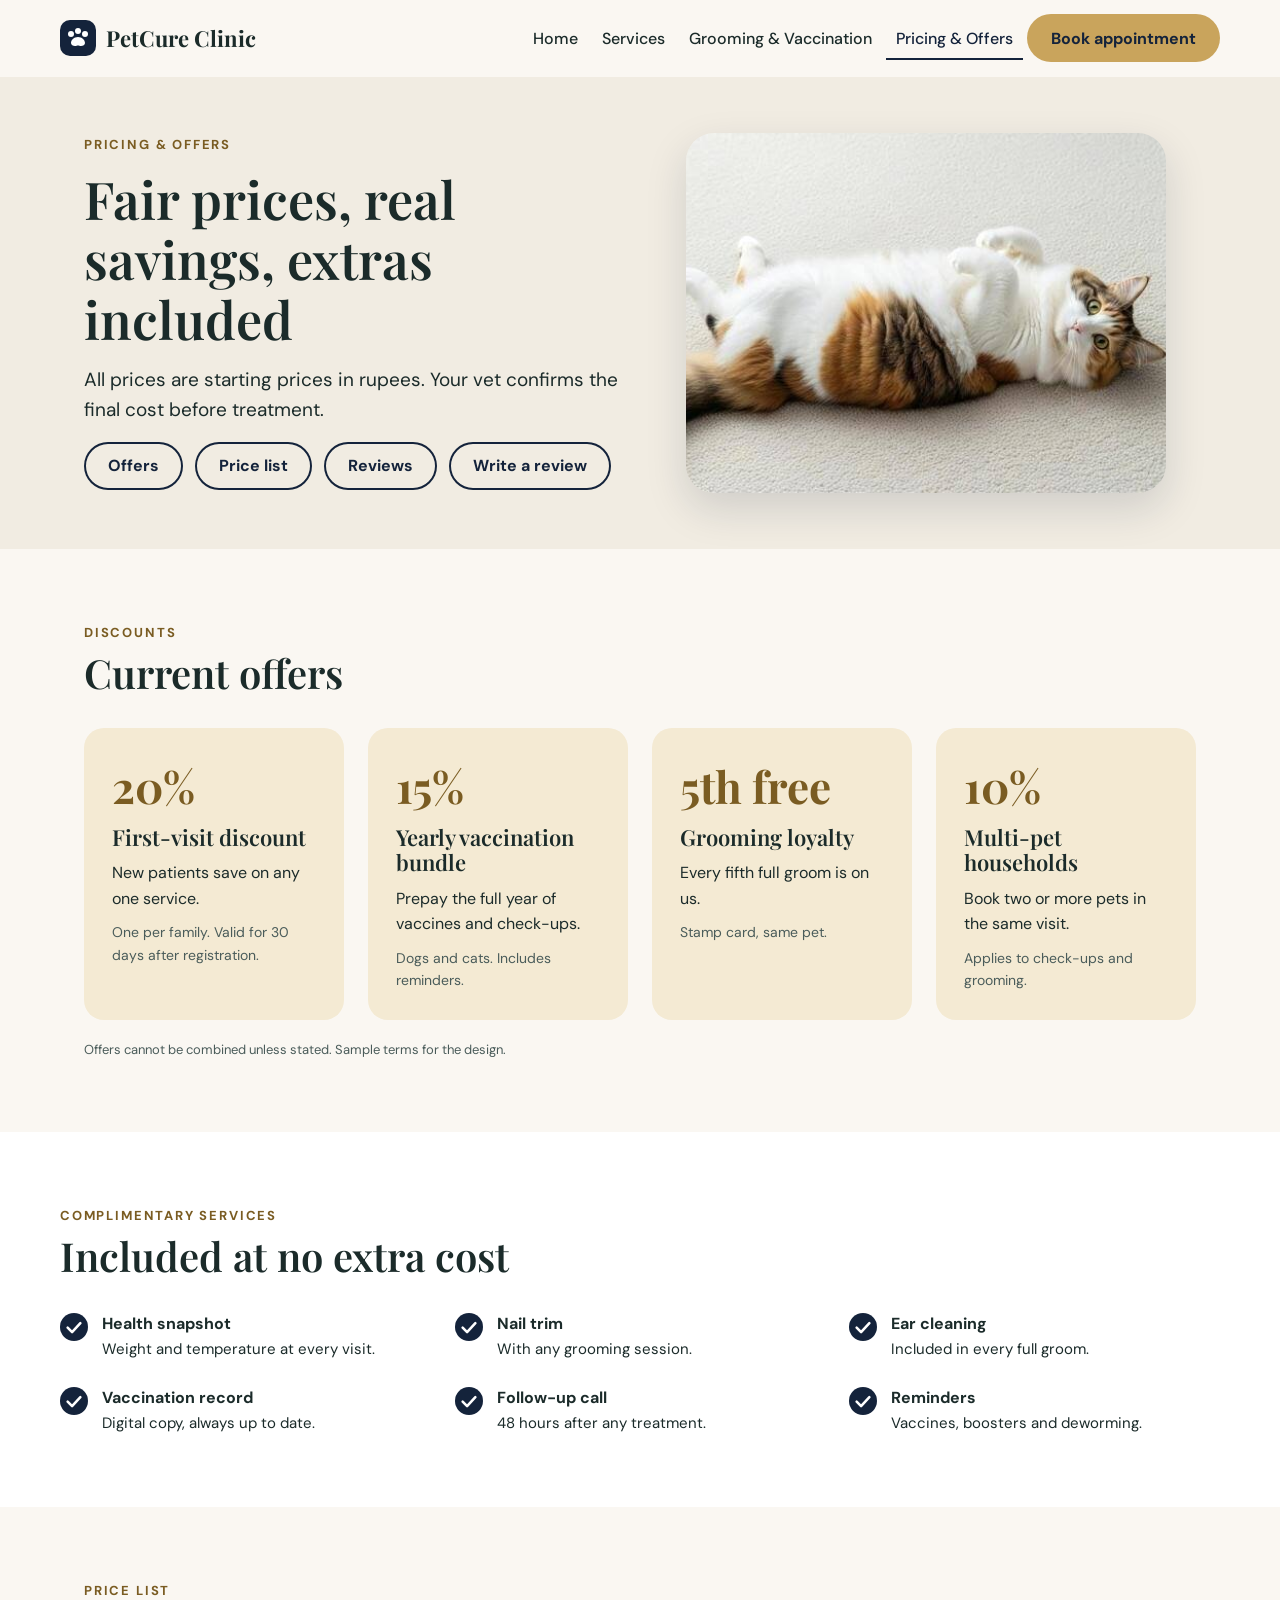
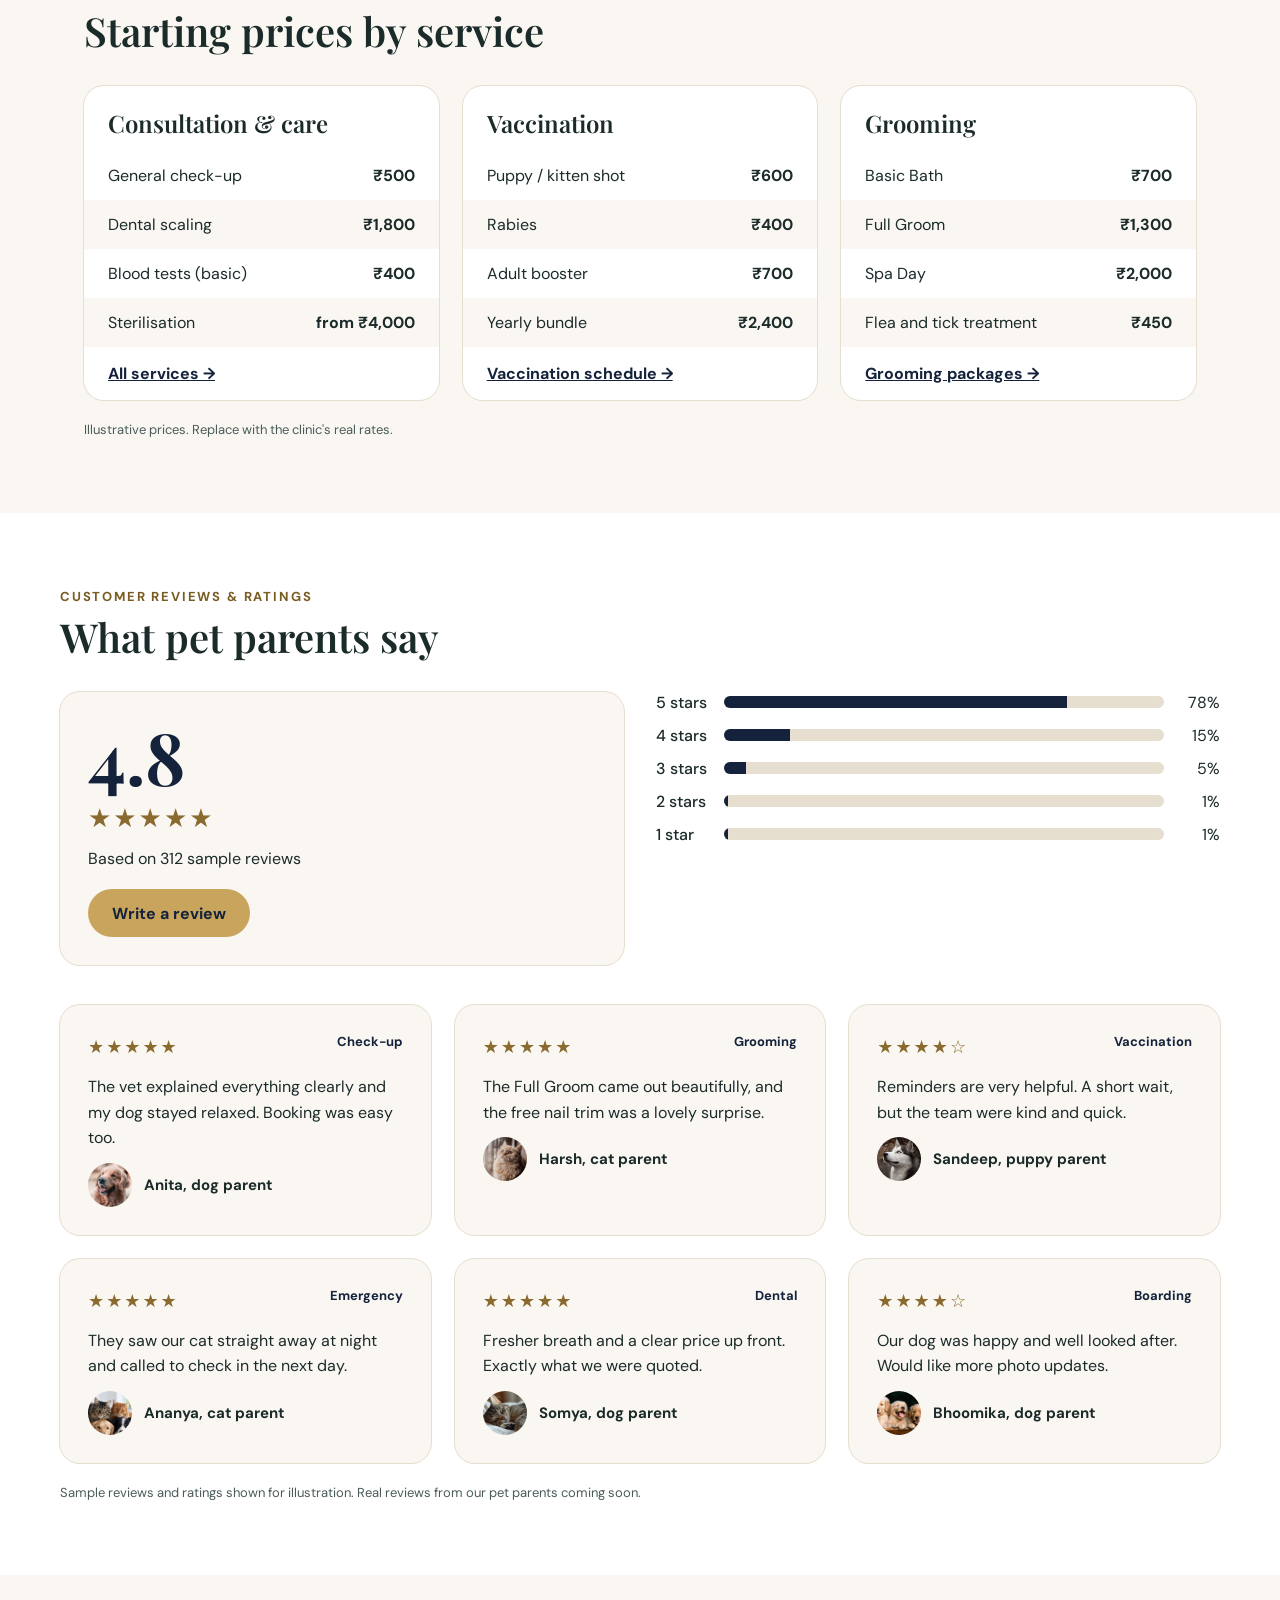
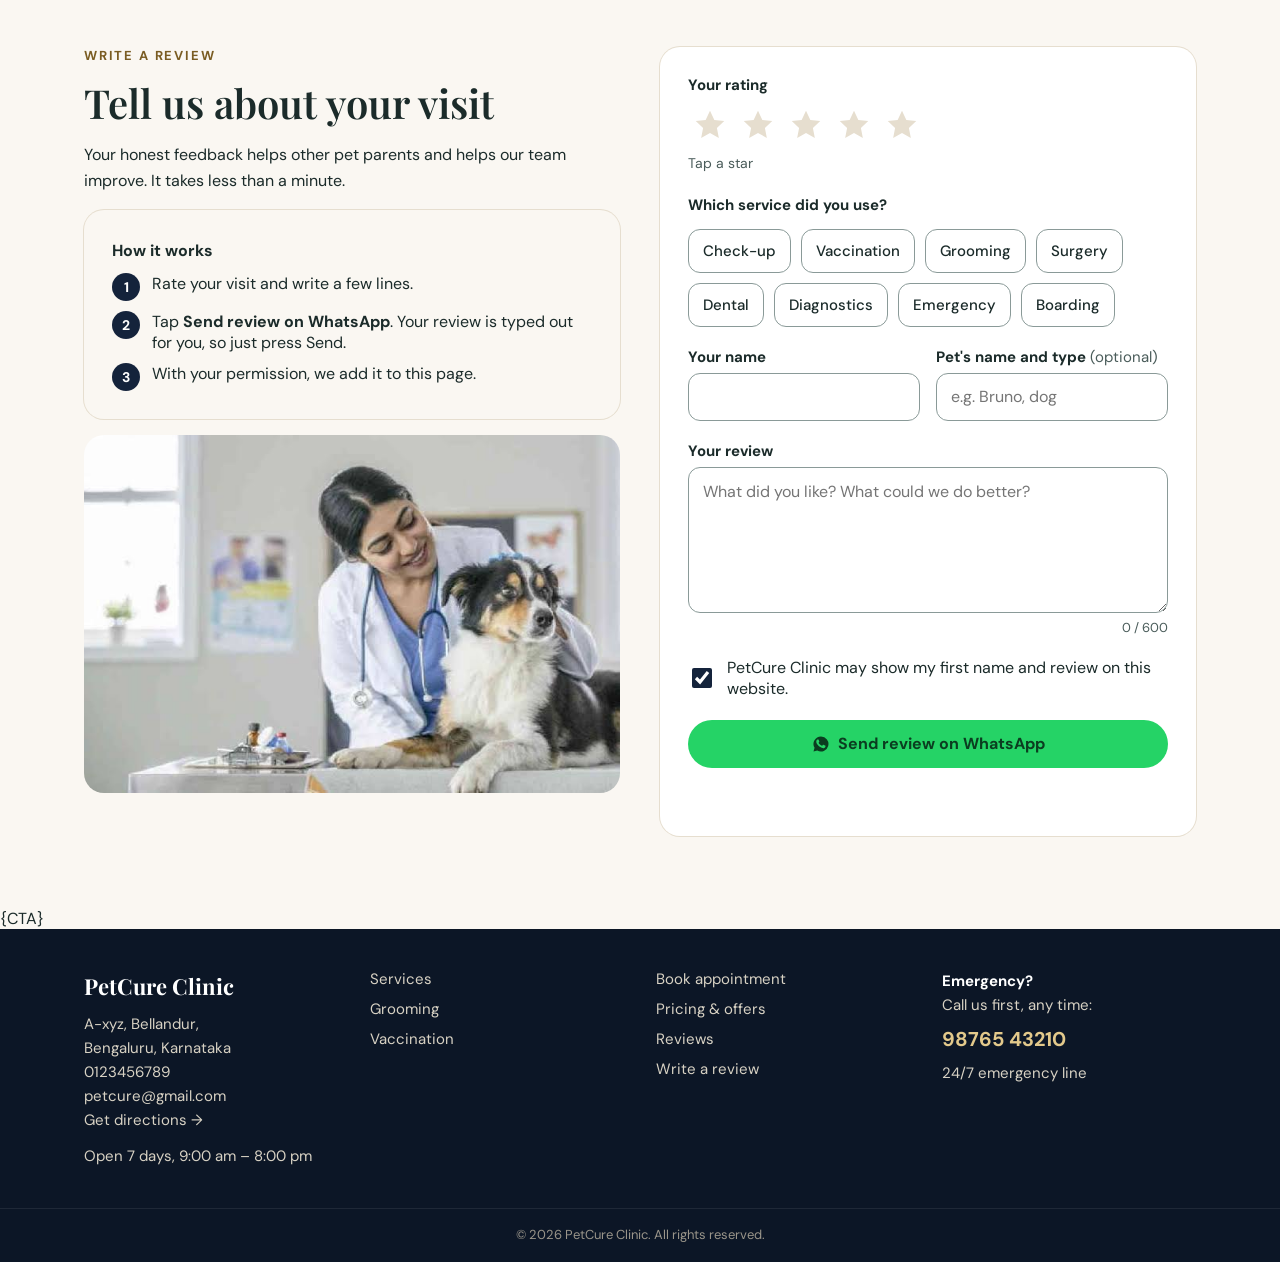
<file: pricing.html>
<!DOCTYPE html>
<html lang="en">
<head>
<meta charset="utf-8">
<meta name="viewport" content="width=device-width, initial-scale=1">
<title>Pricing, Offers & Reviews | PetCure Clinic</title>
<meta name="description" content="Starting prices, current offers, complimentary services and reviews from pet parents.">
<meta name="theme-color" content="#14233B">
<link rel="icon" href="assets/favicon.svg" type="image/svg+xml">
<link rel="preconnect" href="https://fonts.googleapis.com">
<link rel="preconnect" href="https://fonts.gstatic.com" crossorigin>
<link href="https://fonts.googleapis.com/css2?family=DM+Sans:wght@400;500;700&amp;family=Playfair+Display:wght@600;700&amp;display=swap" rel="stylesheet">
<link rel="stylesheet" href="css/styles.css">
</head>
<body>
<a class="skip" href="#main">Skip to content</a>
<header class="site-header">
  <nav class="wrap nav" aria-label="Main">
    <a class="brand" href="index.html"><svg width="36" height="36" viewBox="0 0 36 36" aria-hidden="true"><rect width="36" height="36" rx="10" fill="#14233B"/><circle cx="11" cy="14" r="3" fill="#fff"/><circle cx="18" cy="11" r="3" fill="#fff"/><circle cx="25" cy="14" r="3" fill="#fff"/><path d="M18 17c-4 0-7 3-7 6 0 2 2 3 4 3 1.3 0 2-.6 3-.6s1.7.6 3 .6c2 0 4-1 4-3 0-3-3-6-7-6z" fill="#fff"/></svg><span>PetCure Clinic</span></a>
    <div class="nav-actions">
      <a class="quick-btn" href="tel:+910123456789" aria-label="Call 0123456789"><svg width="18" height="18" viewBox="0 0 24 24" aria-hidden="true"><path fill="currentColor" d="M6.6 10.8a15.1 15.1 0 0 0 6.6 6.6l2.2-2.2c.3-.3.7-.4 1-.2 1.1.4 2.3.6 3.6.6.6 0 1 .4 1 1V20c0 .6-.4 1-1 1A17 17 0 0 1 3 4c0-.6.4-1 1-1h3.5c.6 0 1 .4 1 1 0 1.3.2 2.5.6 3.6.1.3 0 .7-.2 1z"/></svg><span>Call</span></a>
      <a class="quick-btn wa" href="https://wa.me/919876543210?text=Hi%20PetCure%20Clinic%2C%20I%27d%20like%20to%20book%20an%20appointment." target="_blank" rel="noopener" aria-label="WhatsApp us"><svg width="18" height="18" viewBox="0 0 24 24" aria-hidden="true"><path fill="currentColor" d="M12 2a10 10 0 0 0-8.6 15.1L2 22l5-1.3A10 10 0 1 0 12 2zm5.8 14.1c-.2.7-1.4 1.3-2 1.4-.5.1-1.2.1-1.9-.1a17 17 0 0 1-1.7-.6 13.4 13.4 0 0 1-5.2-4.6c-.4-.5-1.3-1.7-1.3-3.3s.8-2.3 1.1-2.6c.3-.3.6-.4.8-.4h.6c.2 0 .4 0 .6.5l.9 2.1c.1.2.1.4 0 .6l-.3.5-.4.5c-.2.2-.3.3-.1.6.2.3.8 1.3 1.7 2.1 1.2 1 2.1 1.4 2.4 1.5.3.2.5.1.7-.1l.9-1.1c.2-.3.4-.2.7-.1l2 1c.3.1.5.2.6.3.1.2.1.8-.1 1.5z"/></svg><span>WhatsApp</span></a>
      <button class="menu-toggle" type="button" aria-expanded="false" aria-controls="nav-links" aria-label="Menu"><svg width="22" height="22" viewBox="0 0 22 22" aria-hidden="true"><path d="M3 6h16M3 11h16M3 16h16" stroke="#14233B" stroke-width="2" stroke-linecap="round"/></svg></button>
    </div>
    <div class="nav-links" id="nav-links">
      <a class="l" href="index.html">Home</a>
      <a class="l" href="services.html">Services</a>
      <a class="l" href="care.html">Grooming &amp; Vaccination</a>
      <a class="l on" href="pricing.html" aria-current="page">Pricing &amp; Offers</a>
      <a class="btn" href="book.html">Book appointment<span class="badge" data-cart-count hidden>0</span></a>
    </div>
  </nav>
</header>
<main id="main">
<section class="bg-sand"><div class="wrap split page-hero" style="gap:32px">
  <div class="stack">
    <span class="eyebrow">Pricing &amp; offers</span>
    <h1 class="h1-sm">Fair prices, real savings, extras included</h1>
    <p class="lead">All prices are starting prices in rupees. Your vet confirms the final cost before treatment.</p>
    <div class="row"><a class="btn2" href="#offers">Offers</a><a class="btn2" href="#prices">Price list</a><a class="btn2" href="#reviews">Reviews</a><a class="btn2" href="#write-review">Write a review</a></div>
  </div>
  <img class="page-hero-img" src="assets/images/calico-cat-playful.jpg" alt="A playful calico cat lying on its back" width="642" height="350" style="object-position:70% center">
</div></section>

<section id="offers" class="sec"><div class="wrap">
  <span class="eyebrow">Discounts</span>
  <h2 class="h2">Current offers</h2>
  <div class="grid" style="grid-template-columns:repeat(auto-fit,minmax(240px,1fr))">
    <div class="card stack" style="gap:10px;background:var(--wheat);box-shadow:none"><span class="big-num" style="font-size:44px">20%</span><h3 style="font-size:22px">First-visit discount</h3><p>New patients save on any one service.</p><p style="font-size:14px;color:var(--muted)">One per family. Valid for 30 days after registration.</p></div>
    <div class="card stack" style="gap:10px;background:var(--wheat);box-shadow:none"><span class="big-num" style="font-size:44px">15%</span><h3 style="font-size:22px">Yearly vaccination bundle</h3><p>Prepay the full year of vaccines and check-ups.</p><p style="font-size:14px;color:var(--muted)">Dogs and cats. Includes reminders.</p></div>
    <div class="card stack" style="gap:10px;background:var(--wheat);box-shadow:none"><span class="big-num" style="font-size:44px">5th free</span><h3 style="font-size:22px">Grooming loyalty</h3><p>Every fifth full groom is on us.</p><p style="font-size:14px;color:var(--muted)">Stamp card, same pet.</p></div>
    <div class="card stack" style="gap:10px;background:var(--wheat);box-shadow:none"><span class="big-num" style="font-size:44px">10%</span><h3 style="font-size:22px">Multi-pet households</h3><p>Book two or more pets in the same visit.</p><p style="font-size:14px;color:var(--muted)">Applies to check-ups and grooming.</p></div>
  </div>
  <p class="note">Offers cannot be combined unless stated. Sample terms for the design.</p>
</div></section>

<section class="bg-white"><div class="wrap sec">
  <span class="eyebrow">Complimentary services</span>
  <h2 class="h2">Included at no extra cost</h2>
  <div class="grid">
    <div class="check" style="gap:14px"><svg width="28" height="28" viewBox="0 0 22 22" aria-hidden="true"><circle cx="11" cy="11" r="11" fill="#14233B"/><path d="M6 11.5l3.5 3.5 6.5-7" fill="none" stroke="#fff" stroke-width="2" stroke-linecap="round" stroke-linejoin="round"/></svg><div><p style="font-weight:700">Health snapshot</p><p style="font-size:15px">Weight and temperature at every visit.</p></div></div>
    <div class="check" style="gap:14px"><svg width="28" height="28" viewBox="0 0 22 22" aria-hidden="true"><circle cx="11" cy="11" r="11" fill="#14233B"/><path d="M6 11.5l3.5 3.5 6.5-7" fill="none" stroke="#fff" stroke-width="2" stroke-linecap="round" stroke-linejoin="round"/></svg><div><p style="font-weight:700">Nail trim</p><p style="font-size:15px">With any grooming session.</p></div></div>
    <div class="check" style="gap:14px"><svg width="28" height="28" viewBox="0 0 22 22" aria-hidden="true"><circle cx="11" cy="11" r="11" fill="#14233B"/><path d="M6 11.5l3.5 3.5 6.5-7" fill="none" stroke="#fff" stroke-width="2" stroke-linecap="round" stroke-linejoin="round"/></svg><div><p style="font-weight:700">Ear cleaning</p><p style="font-size:15px">Included in every full groom.</p></div></div>
    <div class="check" style="gap:14px"><svg width="28" height="28" viewBox="0 0 22 22" aria-hidden="true"><circle cx="11" cy="11" r="11" fill="#14233B"/><path d="M6 11.5l3.5 3.5 6.5-7" fill="none" stroke="#fff" stroke-width="2" stroke-linecap="round" stroke-linejoin="round"/></svg><div><p style="font-weight:700">Vaccination record</p><p style="font-size:15px">Digital copy, always up to date.</p></div></div>
    <div class="check" style="gap:14px"><svg width="28" height="28" viewBox="0 0 22 22" aria-hidden="true"><circle cx="11" cy="11" r="11" fill="#14233B"/><path d="M6 11.5l3.5 3.5 6.5-7" fill="none" stroke="#fff" stroke-width="2" stroke-linecap="round" stroke-linejoin="round"/></svg><div><p style="font-weight:700">Follow-up call</p><p style="font-size:15px">48 hours after any treatment.</p></div></div>
    <div class="check" style="gap:14px"><svg width="28" height="28" viewBox="0 0 22 22" aria-hidden="true"><circle cx="11" cy="11" r="11" fill="#14233B"/><path d="M6 11.5l3.5 3.5 6.5-7" fill="none" stroke="#fff" stroke-width="2" stroke-linecap="round" stroke-linejoin="round"/></svg><div><p style="font-weight:700">Reminders</p><p style="font-size:15px">Vaccines, boosters and deworming.</p></div></div>
  </div>
</div></section>

<section id="prices" class="sec"><div class="wrap">
  <span class="eyebrow">Price list</span>
  <h2 class="h2">Starting prices by service</h2>
  <div class="grid">
    <div class="card card-table"><h3 style="font-size:24px">Consultation &amp; care</h3><div class="tr"><span>General check-up</span><b><span data-cost="checkup">₹500</span></b></div><div class="tr"><span>Dental scaling</span><b><span data-cost="dental">₹1,800</span></b></div><div class="tr"><span>Blood tests (basic)</span><b><span data-cost="diagnostics">₹400</span></b></div><div class="tr"><span>Sterilisation</span><b>from <span data-cost="surgery">₹4,000</span></b></div><div class="foot-link"><a href="services.html" style="font-weight:700">All services →</a></div></div>
    <div class="card card-table"><h3 style="font-size:24px">Vaccination</h3><div class="tr"><span>Puppy / kitten shot</span><b><span data-cost="vaccine_shot">₹600</span></b></div><div class="tr"><span>Rabies</span><b><span data-cost="rabies">₹400</span></b></div><div class="tr"><span>Adult booster</span><b><span data-cost="booster">₹700</span></b></div><div class="tr"><span>Yearly bundle</span><b><span data-cost="vaccine_bundle">₹2,400</span></b></div><div class="foot-link"><a href="care.html#vaccination" style="font-weight:700">Vaccination schedule →</a></div></div>
    <div class="card card-table"><h3 style="font-size:24px">Grooming</h3><div class="tr"><span>Basic Bath</span><b><span data-cost="basic_bath">₹700</span></b></div><div class="tr"><span>Full Groom</span><b><span data-cost="full_groom">₹1,300</span></b></div><div class="tr"><span>Spa Day</span><b><span data-cost="spa_day">₹2,000</span></b></div><div class="tr"><span>Flea and tick treatment</span><b><span data-cost="flea_tick">₹450</span></b></div><div class="foot-link"><a href="care.html#grooming" style="font-weight:700">Grooming packages →</a></div></div>
  </div>
  <p class="note">Illustrative prices. Replace with the clinic's real rates.</p>
</div></section>

<section id="reviews" class="bg-white"><div class="wrap sec">
  <span class="eyebrow">Customer reviews &amp; ratings</span>
  <h2 class="h2">What pet parents say</h2>
  <div class="split" style="gap:32px;align-items:start;margin-bottom:40px">
    <div class="card card-cream stack" style="gap:6px;align-items:flex-start"><span class="rating-big" style="font-size:72px">4.8</span><p class="stars" style="font-size:26px" aria-label="4.8 out of 5 stars">★★★★★</p><p>Based on 312 sample reviews</p><div style="margin-top:12px"><a class="btn" href="#write-review">Write a review</a></div></div>
    <div class="stack" style="gap:12px">
      <div class="bar-row"><span>5 stars</span><div class="bar"><i style="width:78%"></i></div><span>78%</span></div>
      <div class="bar-row"><span>4 stars</span><div class="bar"><i style="width:15%"></i></div><span>15%</span></div>
      <div class="bar-row"><span>3 stars</span><div class="bar"><i style="width:5%"></i></div><span>5%</span></div>
      <div class="bar-row"><span>2 stars</span><div class="bar"><i style="width:1%"></i></div><span>1%</span></div>
      <div class="bar-row"><span>1 star</span><div class="bar"><i style="width:1%"></i></div><span>1%</span></div>
    </div>
  </div>
  <div class="grid">
    <div class="card card-cream review"><div class="between"><p class="stars" aria-label="5 stars">★★★★★</p><span style="font-size:13px;font-weight:700;color:var(--navy)">Check-up</span></div><p>The vet explained everything clearly and my dog stayed relaxed. Booking was easy too.</p><div class="reviewer"><img src="assets/images/golden-retriever-portrait.jpg" alt="" style="object-position:center 20%"><p>Anita, dog parent</p></div></div>
    <div class="card card-cream review"><div class="between"><p class="stars" aria-label="5 stars">★★★★★</p><span style="font-size:13px;font-weight:700;color:var(--navy)">Grooming</span></div><p>The Full Groom came out beautifully, and the free nail trim was a lovely surprise.</p><div class="reviewer"><img src="assets/images/ginger-cat-window.jpg" alt=""><p>Harsh, cat parent</p></div></div>
    <div class="card card-cream review"><div class="between"><p class="stars" aria-label="4 stars">★★★★☆</p><span style="font-size:13px;font-weight:700;color:var(--navy)">Vaccination</span></div><p>Reminders are very helpful. A short wait, but the team were kind and quick.</p><div class="reviewer"><img src="assets/images/husky-portrait.jpg" alt="" style="object-position:center 20%"><p>Sandeep, puppy parent</p></div></div>
    <div class="card card-cream review"><div class="between"><p class="stars" aria-label="5 stars">★★★★★</p><span style="font-size:13px;font-weight:700;color:var(--navy)">Emergency</span></div><p>They saw our cat straight away at night and called to check in the next day.</p><div class="reviewer"><img src="assets/images/cats-and-dogs-group.jpg" alt="" style="object-position:70% 20%"><p>Ananya, cat parent</p></div></div>
    <div class="card card-cream review"><div class="between"><p class="stars" aria-label="5 stars">★★★★★</p><span style="font-size:13px;font-weight:700;color:var(--navy)">Dental</span></div><p>Fresher breath and a clear price up front. Exactly what we were quoted.</p><div class="reviewer"><img src="assets/images/tabby-cat-sleeping.jpg" alt=""><p>Somya, dog parent</p></div></div>
    <div class="card card-cream review"><div class="between"><p class="stars" aria-label="4 stars">★★★★☆</p><span style="font-size:13px;font-weight:700;color:var(--navy)">Boarding</span></div><p>Our dog was happy and well looked after. Would like more photo updates.</p><div class="reviewer"><img src="assets/images/golden-puppies.jpg" alt="" style="object-position:50% 30%"><p>Bhoomika, dog parent</p></div></div>
  </div>
  <p class="note">Sample reviews and ratings shown for illustration. Real reviews from our pet parents coming soon.</p>
</div></section>

<section id="write-review" class="sec anchor"><div class="wrap split" style="gap:40px;align-items:start">
  <div class="stack">
    <span class="eyebrow">Write a review</span>
    <h2 class="h2-flush">Tell us about your visit</h2>
    <p>Your honest feedback helps other pet parents and helps our team improve. It takes less than a minute.</p>
    <div class="card card-cream stack" style="gap:10px">
      <p style="font-weight:700">How it works</p>
      <div class="check"><span class="step-n" style="width:28px;height:28px;font-size:14px">1</span><span>Rate your visit and write a few lines.</span></div>
      <div class="check"><span class="step-n" style="width:28px;height:28px;font-size:14px">2</span><span>Tap <b>Send review on WhatsApp</b>. Your review is typed out for you, so just press Send.</span></div>
      <div class="check"><span class="step-n" style="width:28px;height:28px;font-size:14px">3</span><span>With your permission, we add it to this page.</span></div>
    </div>
    <img src="assets/images/vet-with-dog.jpg" alt="A PetCure vet with a happy dog" width="678" height="452" style="width:100%;border-radius:20px;aspect-ratio:3/2;object-fit:cover">
  </div>

  <form class="card stack" id="review-form" novalidate style="gap:20px">
    <fieldset class="rating-field">
      <legend>Your rating</legend>
      <div class="star-input"><input type="radio" name="rating" id="star5" value="5"><label for="star5" title="5 stars"><span class="sr-only">5 stars</span><svg viewBox="0 0 24 24" aria-hidden="true"><path d="M12 2.5l2.9 6.1 6.6.8-4.9 4.6 1.3 6.6L12 17.3l-5.9 3.3 1.3-6.6L2.5 9.4l6.6-.8z"/></svg></label><input type="radio" name="rating" id="star4" value="4"><label for="star4" title="4 stars"><span class="sr-only">4 stars</span><svg viewBox="0 0 24 24" aria-hidden="true"><path d="M12 2.5l2.9 6.1 6.6.8-4.9 4.6 1.3 6.6L12 17.3l-5.9 3.3 1.3-6.6L2.5 9.4l6.6-.8z"/></svg></label><input type="radio" name="rating" id="star3" value="3"><label for="star3" title="3 stars"><span class="sr-only">3 stars</span><svg viewBox="0 0 24 24" aria-hidden="true"><path d="M12 2.5l2.9 6.1 6.6.8-4.9 4.6 1.3 6.6L12 17.3l-5.9 3.3 1.3-6.6L2.5 9.4l6.6-.8z"/></svg></label><input type="radio" name="rating" id="star2" value="2"><label for="star2" title="2 stars"><span class="sr-only">2 stars</span><svg viewBox="0 0 24 24" aria-hidden="true"><path d="M12 2.5l2.9 6.1 6.6.8-4.9 4.6 1.3 6.6L12 17.3l-5.9 3.3 1.3-6.6L2.5 9.4l6.6-.8z"/></svg></label><input type="radio" name="rating" id="star1" value="1"><label for="star1" title="1 star"><span class="sr-only">1 star</span><svg viewBox="0 0 24 24" aria-hidden="true"><path d="M12 2.5l2.9 6.1 6.6.8-4.9 4.6 1.3 6.6L12 17.3l-5.9 3.3 1.3-6.6L2.5 9.4l6.6-.8z"/></svg></label></div>
      <p class="rating-label" id="rating-label">Tap a star</p>
    </fieldset>
    <div class="field"><span class="label">Which service did you use?</span><div class="pills" id="review-services" role="group" aria-label="Service used"><button type="button" class="pill sm" data-service="Check-up" aria-pressed="false">Check-up</button><button type="button" class="pill sm" data-service="Vaccination" aria-pressed="false">Vaccination</button><button type="button" class="pill sm" data-service="Grooming" aria-pressed="false">Grooming</button><button type="button" class="pill sm" data-service="Surgery" aria-pressed="false">Surgery</button><button type="button" class="pill sm" data-service="Dental" aria-pressed="false">Dental</button><button type="button" class="pill sm" data-service="Diagnostics" aria-pressed="false">Diagnostics</button><button type="button" class="pill sm" data-service="Emergency" aria-pressed="false">Emergency</button><button type="button" class="pill sm" data-service="Boarding" aria-pressed="false">Boarding</button></div></div>
    <div class="fields">
      <div class="field"><label for="rv-name">Your name</label><input id="rv-name" autocomplete="given-name" maxlength="40"></div>
      <div class="field"><label for="rv-pet">Pet's name and type <span style="font-weight:400;color:var(--muted)">(optional)</span></label><input id="rv-pet" maxlength="40" placeholder="e.g. Bruno, dog"></div>
    </div>
    <div class="field"><label for="rv-text">Your review</label><textarea id="rv-text" rows="5" maxlength="600" placeholder="What did you like? What could we do better?"></textarea><span class="char-count" id="rv-count">0 / 600</span></div>
    <label class="checkbox" style="margin-top:0"><input type="checkbox" id="rv-consent" checked><span>PetCure Clinic may show my first name and review on this website.</span></label>
    <button class="btn btn-wa" type="submit"><svg width="18" height="18" viewBox="0 0 24 24" aria-hidden="true"><path fill="currentColor" d="M12 2a10 10 0 0 0-8.6 15.1L2 22l5-1.3A10 10 0 1 0 12 2zm5.8 14.1c-.2.7-1.4 1.3-2 1.4-.5.1-1.2.1-1.9-.1a17 17 0 0 1-1.7-.6 13.4 13.4 0 0 1-5.2-4.6c-.4-.5-1.3-1.7-1.3-3.3s.8-2.3 1.1-2.6c.3-.3.6-.4.8-.4h.6c.2 0 .4 0 .6.5l.9 2.1c.1.2.1.4 0 .6l-.3.5-.4.5c-.2.2-.3.3-.1.6.2.3.8 1.3 1.7 2.1 1.2 1 2.1 1.4 2.4 1.5.3.2.5.1.7-.1l.9-1.1c.2-.3.4-.2.7-.1l2 1c.3.1.5.2.6.3.1.2.1.8-.1 1.5z"/></svg>Send review on WhatsApp</button>
    <p class="error" id="rv-error" role="alert"></p>
  </form>

  <div class="card done-card" id="review-done" hidden style="text-align:center;align-items:center">
    <svg width="64" height="64" viewBox="0 0 64 64" aria-hidden="true"><circle cx="32" cy="32" r="32" fill="#14233B"/><path d="M19 33l9 9 17-19" fill="none" stroke="#E3C98B" stroke-width="5" stroke-linecap="round" stroke-linejoin="round"/></svg>
    <h2 style="font-size:30px">Thank you for your feedback!</h2>
    <p>WhatsApp should have opened with your review. Tap <b>Send</b> there to share it with our team.</p>
    <div class="done-actions">
      <a class="btn btn-wa" id="rv-wa" href="#" target="_blank" rel="noopener"><svg width="18" height="18" viewBox="0 0 24 24" aria-hidden="true"><path fill="currentColor" d="M12 2a10 10 0 0 0-8.6 15.1L2 22l5-1.3A10 10 0 1 0 12 2zm5.8 14.1c-.2.7-1.4 1.3-2 1.4-.5.1-1.2.1-1.9-.1a17 17 0 0 1-1.7-.6 13.4 13.4 0 0 1-5.2-4.6c-.4-.5-1.3-1.7-1.3-3.3s.8-2.3 1.1-2.6c.3-.3.6-.4.8-.4h.6c.2 0 .4 0 .6.5l.9 2.1c.1.2.1.4 0 .6l-.3.5-.4.5c-.2.2-.3.3-.1.6.2.3.8 1.3 1.7 2.1 1.2 1 2.1 1.4 2.4 1.5.3.2.5.1.7-.1l.9-1.1c.2-.3.4-.2.7-.1l2 1c.3.1.5.2.6.3.1.2.1.8-.1 1.5z"/></svg>Open WhatsApp again</a>
      <a class="btn2" id="rv-mail" href="#">Send by email instead</a>
    </div>
    <button class="btn2" type="button" id="rv-reset" style="box-shadow:none;text-decoration:underline">Write another review</button>
  </div>
</div></section>

{CTA}
</main>
<footer class="site-footer">
  <div class="wrap">
    <div><p class="name">PetCure Clinic</p><p style="margin-top:8px;font-size:15px">A-xyz, Bellandur,<br>Bengaluru, Karnataka<br><a href="tel:+910123456789">0123456789</a><br><a href="mailto:petcure@gmail.com">petcure@gmail.com</a><br><a href="https://www.google.com/maps/search/?api=1&amp;query=Bellandur%2C+Bengaluru%2C+Karnataka" target="_blank" rel="noopener">Get directions →</a></p><p style="margin-top:12px;font-size:15px">Open 7 days, 9:00 am – 8:00 pm</p></div>
    <div class="col"><a href="services.html">Services</a><a href="care.html#grooming">Grooming</a><a href="care.html#vaccination">Vaccination</a></div>
    <div class="col"><a href="book.html">Book appointment</a><a href="pricing.html">Pricing &amp; offers</a><a href="pricing.html#reviews">Reviews</a><a href="pricing.html#write-review">Write a review</a></div>
    <div style="font-size:15px"><p><strong>Emergency?</strong></p><p>Call us first, any time:</p><p style="margin-top:6px"><a href="tel:+919876543210" style="color:#E3C98B;font-weight:700;font-size:20px">98765 43210</a></p><p style="margin-top:6px">24/7 emergency line</p></div>
  </div>
  <p class="copyright">&copy; <span id="year">2026</span> PetCure Clinic. All rights reserved.</p>
</footer>
<script src="js/config.js"></script>
<script src="js/main.js"></script>
<script src="js/review.js"></script>
</body>
</html>
</file>
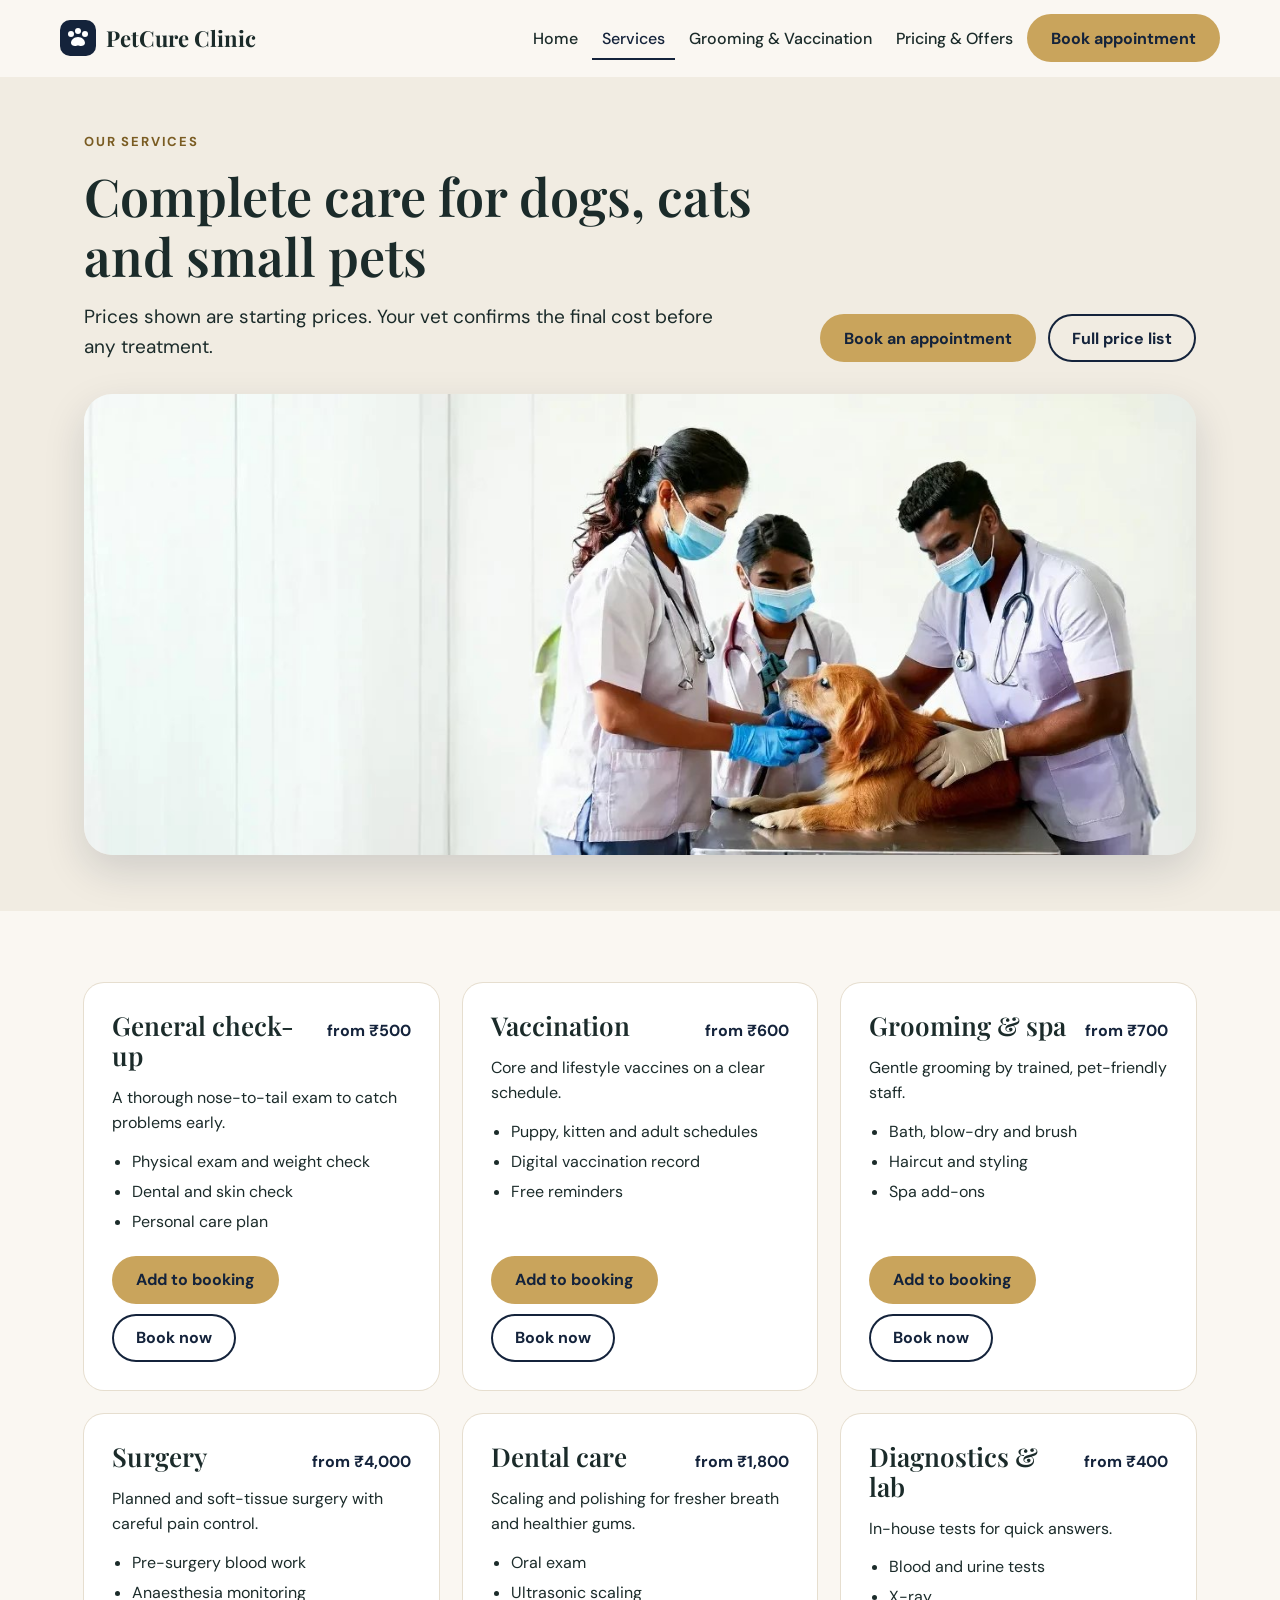
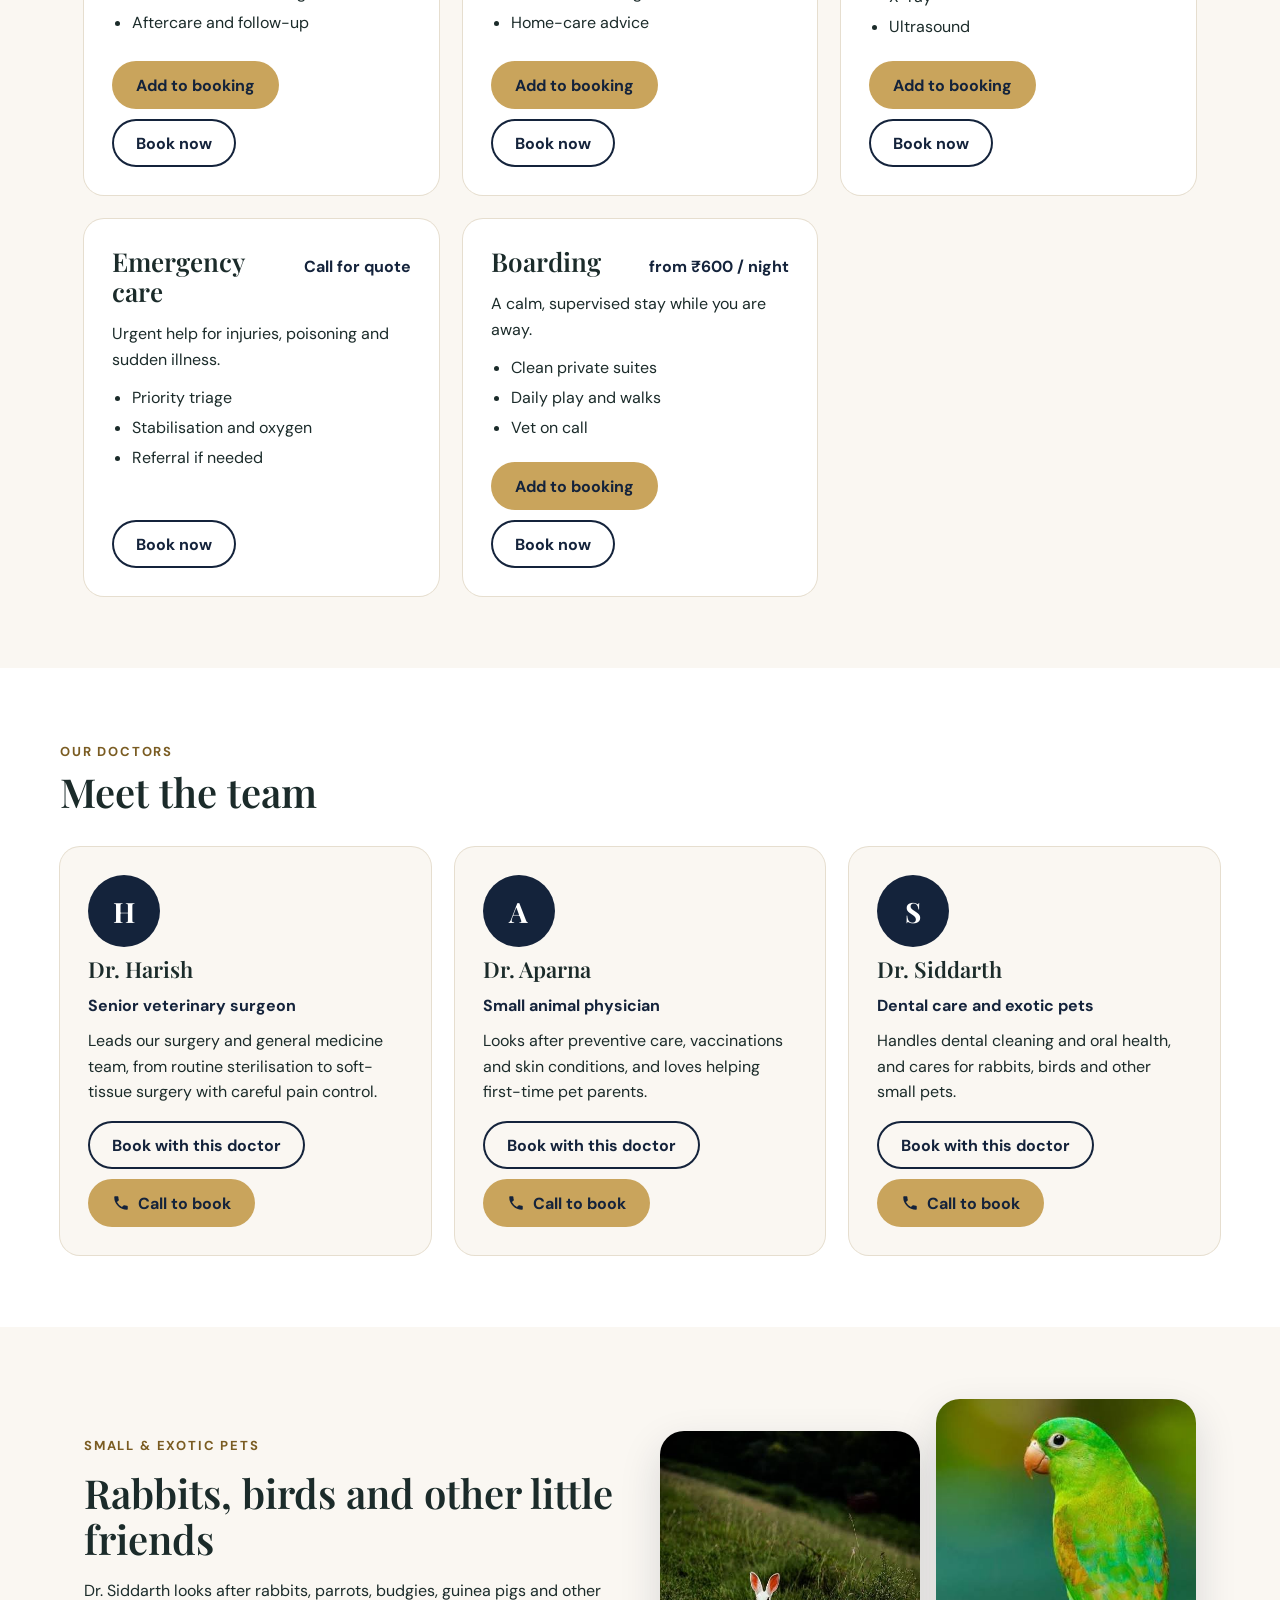
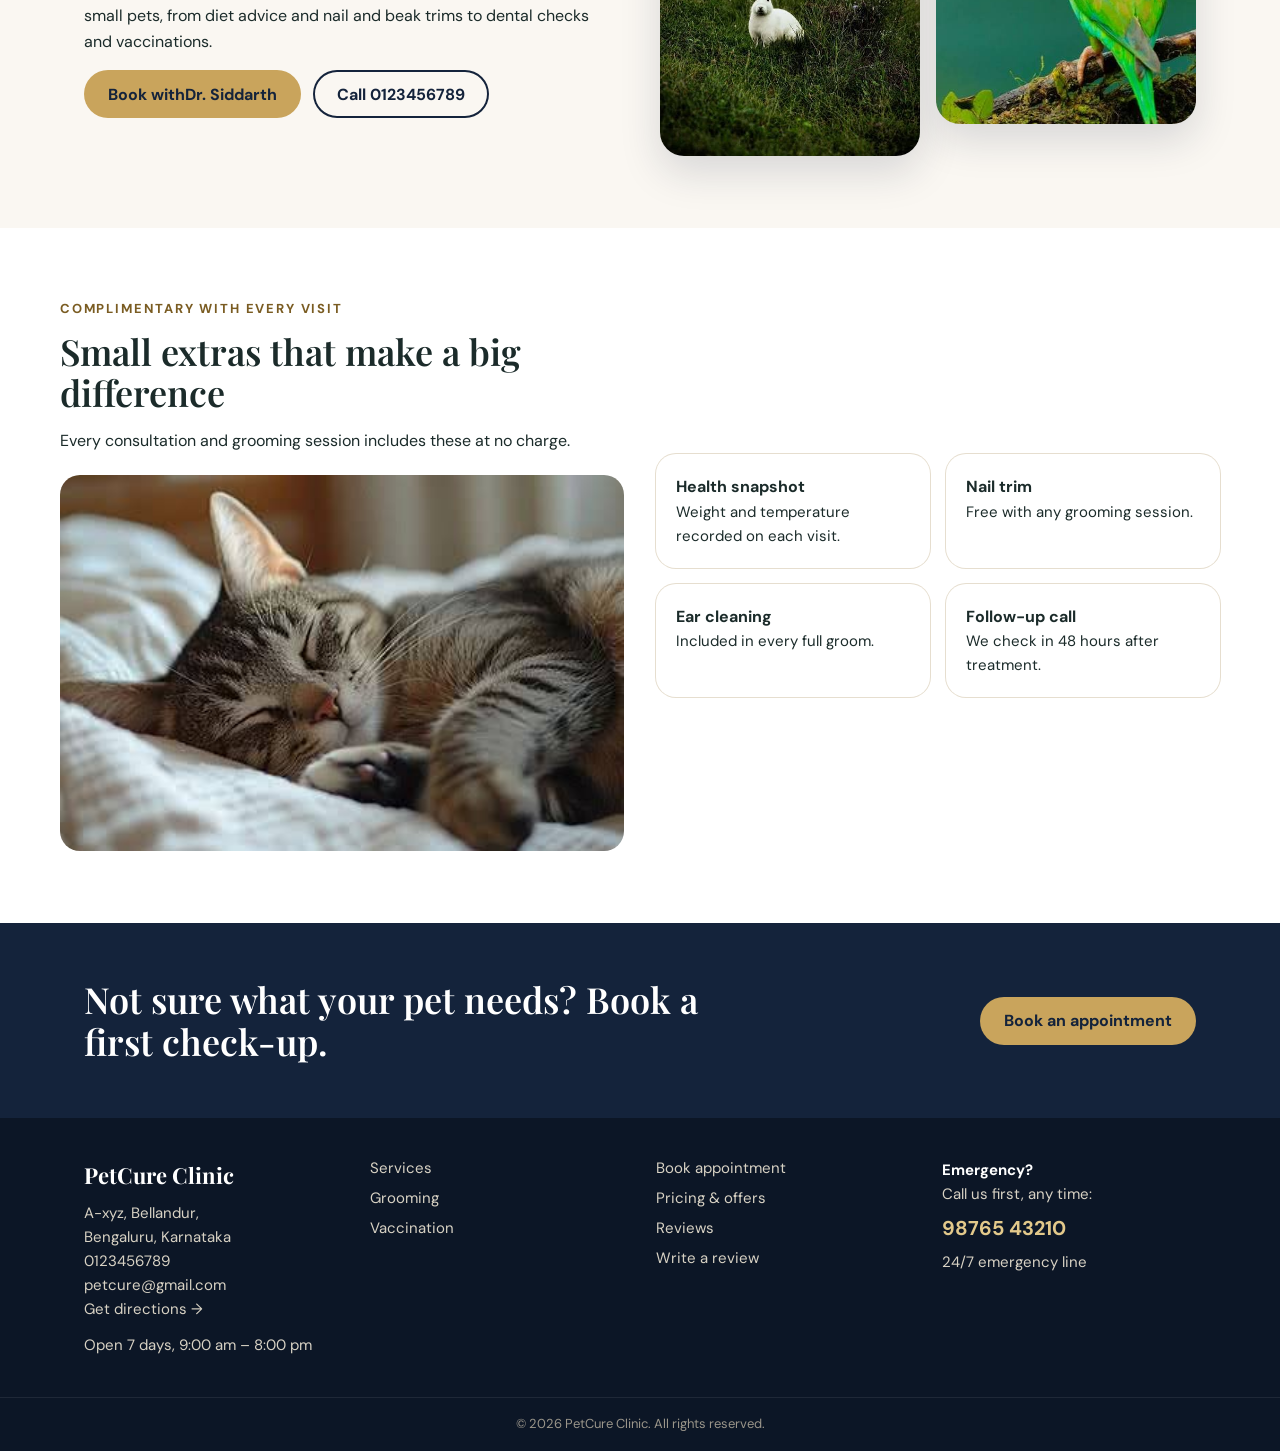
<file: services.html>
<!DOCTYPE html>
<html lang="en">
<head>
<meta charset="utf-8">
<meta name="viewport" content="width=device-width, initial-scale=1">
<title>Services | PetCure Clinic</title>
<meta name="description" content="Complete veterinary care for dogs, cats and small pets: check-ups, vaccination, grooming, surgery, dental, diagnostics, emergency and boarding.">
<meta name="theme-color" content="#14233B">
<link rel="icon" href="assets/favicon.svg" type="image/svg+xml">
<link rel="preconnect" href="https://fonts.googleapis.com">
<link rel="preconnect" href="https://fonts.gstatic.com" crossorigin>
<link href="https://fonts.googleapis.com/css2?family=DM+Sans:wght@400;500;700&amp;family=Playfair+Display:wght@600;700&amp;display=swap" rel="stylesheet">
<link rel="stylesheet" href="css/styles.css">
</head>
<body>
<a class="skip" href="#main">Skip to content</a>
<header class="site-header">
  <nav class="wrap nav" aria-label="Main">
    <a class="brand" href="index.html"><svg width="36" height="36" viewBox="0 0 36 36" aria-hidden="true"><rect width="36" height="36" rx="10" fill="#14233B"/><circle cx="11" cy="14" r="3" fill="#fff"/><circle cx="18" cy="11" r="3" fill="#fff"/><circle cx="25" cy="14" r="3" fill="#fff"/><path d="M18 17c-4 0-7 3-7 6 0 2 2 3 4 3 1.3 0 2-.6 3-.6s1.7.6 3 .6c2 0 4-1 4-3 0-3-3-6-7-6z" fill="#fff"/></svg><span>PetCure Clinic</span></a>
    <div class="nav-actions">
      <a class="quick-btn" href="tel:+910123456789" aria-label="Call 0123456789"><svg width="18" height="18" viewBox="0 0 24 24" aria-hidden="true"><path fill="currentColor" d="M6.6 10.8a15.1 15.1 0 0 0 6.6 6.6l2.2-2.2c.3-.3.7-.4 1-.2 1.1.4 2.3.6 3.6.6.6 0 1 .4 1 1V20c0 .6-.4 1-1 1A17 17 0 0 1 3 4c0-.6.4-1 1-1h3.5c.6 0 1 .4 1 1 0 1.3.2 2.5.6 3.6.1.3 0 .7-.2 1z"/></svg><span>Call</span></a>
      <a class="quick-btn wa" href="https://wa.me/919876543210?text=Hi%20PetCure%20Clinic%2C%20I%27d%20like%20to%20book%20an%20appointment." target="_blank" rel="noopener" aria-label="WhatsApp us"><svg width="18" height="18" viewBox="0 0 24 24" aria-hidden="true"><path fill="currentColor" d="M12 2a10 10 0 0 0-8.6 15.1L2 22l5-1.3A10 10 0 1 0 12 2zm5.8 14.1c-.2.7-1.4 1.3-2 1.4-.5.1-1.2.1-1.9-.1a17 17 0 0 1-1.7-.6 13.4 13.4 0 0 1-5.2-4.6c-.4-.5-1.3-1.7-1.3-3.3s.8-2.3 1.1-2.6c.3-.3.6-.4.8-.4h.6c.2 0 .4 0 .6.5l.9 2.1c.1.2.1.4 0 .6l-.3.5-.4.5c-.2.2-.3.3-.1.6.2.3.8 1.3 1.7 2.1 1.2 1 2.1 1.4 2.4 1.5.3.2.5.1.7-.1l.9-1.1c.2-.3.4-.2.7-.1l2 1c.3.1.5.2.6.3.1.2.1.8-.1 1.5z"/></svg><span>WhatsApp</span></a>
      <button class="menu-toggle" type="button" aria-expanded="false" aria-controls="nav-links" aria-label="Menu"><svg width="22" height="22" viewBox="0 0 22 22" aria-hidden="true"><path d="M3 6h16M3 11h16M3 16h16" stroke="#14233B" stroke-width="2" stroke-linecap="round"/></svg></button>
    </div>
    <div class="nav-links" id="nav-links">
      <a class="l" href="index.html">Home</a>
      <a class="l on" href="services.html" aria-current="page">Services</a>
      <a class="l" href="care.html">Grooming &amp; Vaccination</a>
      <a class="l" href="pricing.html">Pricing &amp; Offers</a>
      <a class="btn" href="book.html">Book appointment<span class="badge" data-cart-count hidden>0</span></a>
    </div>
  </nav>
</header>
<main id="main">
<section class="bg-sand"><div class="wrap split page-hero" style="gap:32px">
  <div class="stack hero-wide">
    <span class="eyebrow">Our services</span>
    <h1 class="h1-sm">Complete care for dogs, cats and small pets</h1>
    <p class="lead">Prices shown are starting prices. Your vet confirms the final cost before any treatment.</p>
    <div class="row"><a class="btn" href="book.html">Book an appointment</a><a class="btn2" href="pricing.html#prices">Full price list</a></div>
  </div>
  <img class="hero-banner" src="assets/images/vet-team-exam.jpg" alt="Three PetCure vets gently examining a golden retriever" width="1280" height="530">
</div></section>

<section class="sec"><div class="wrap">
  <div class="grid">
    <div class="card stack" style="gap:14px">
      <div class="between" style="align-items:baseline"><h3 style="font-size:26px">General check-up</h3><span style="font-weight:700;color:var(--navy);white-space:nowrap">from <span data-cost="checkup">₹500</span></span></div>
      <p>A thorough nose-to-tail exam to catch problems early.</p>
      <ul><li>Physical exam and weight check</li><li>Dental and skin check</li><li>Personal care plan</li></ul>
      <div class="row" style="margin-top:auto;padding-top:8px;gap:10px"><button class="btn" type="button" data-add="General check-up" data-cost-key="checkup" data-price="500">Add to booking</button><a class="btn2" href="book.html">Book now</a></div>
    </div>
    <div class="card stack" style="gap:14px">
      <div class="between" style="align-items:baseline"><h3 style="font-size:26px">Vaccination</h3><span style="font-weight:700;color:var(--navy);white-space:nowrap">from <span data-cost="vaccine_shot">₹600</span></span></div>
      <p>Core and lifestyle vaccines on a clear schedule.</p>
      <ul><li>Puppy, kitten and adult schedules</li><li>Digital vaccination record</li><li>Free reminders</li></ul>
      <div class="row" style="margin-top:auto;padding-top:8px;gap:10px"><button class="btn" type="button" data-add="Vaccination" data-cost-key="vaccine_shot" data-price="600">Add to booking</button><a class="btn2" href="book.html">Book now</a></div>
    </div>
    <div class="card stack" style="gap:14px">
      <div class="between" style="align-items:baseline"><h3 style="font-size:26px">Grooming &amp; spa</h3><span style="font-weight:700;color:var(--navy);white-space:nowrap">from <span data-cost="basic_bath">₹700</span></span></div>
      <p>Gentle grooming by trained, pet-friendly staff.</p>
      <ul><li>Bath, blow-dry and brush</li><li>Haircut and styling</li><li>Spa add-ons</li></ul>
      <div class="row" style="margin-top:auto;padding-top:8px;gap:10px"><button class="btn" type="button" data-add="Grooming &amp; spa" data-cost-key="basic_bath" data-price="700">Add to booking</button><a class="btn2" href="book.html">Book now</a></div>
    </div>
    <div class="card stack" style="gap:14px">
      <div class="between" style="align-items:baseline"><h3 style="font-size:26px">Surgery</h3><span style="font-weight:700;color:var(--navy);white-space:nowrap">from <span data-cost="surgery">₹4,000</span></span></div>
      <p>Planned and soft-tissue surgery with careful pain control.</p>
      <ul><li>Pre-surgery blood work</li><li>Anaesthesia monitoring</li><li>Aftercare and follow-up</li></ul>
      <div class="row" style="margin-top:auto;padding-top:8px;gap:10px"><button class="btn" type="button" data-add="Surgery" data-cost-key="surgery" data-price="4000">Add to booking</button><a class="btn2" href="book.html">Book now</a></div>
    </div>
    <div class="card stack" style="gap:14px">
      <div class="between" style="align-items:baseline"><h3 style="font-size:26px">Dental care</h3><span style="font-weight:700;color:var(--navy);white-space:nowrap">from <span data-cost="dental">₹1,800</span></span></div>
      <p>Scaling and polishing for fresher breath and healthier gums.</p>
      <ul><li>Oral exam</li><li>Ultrasonic scaling</li><li>Home-care advice</li></ul>
      <div class="row" style="margin-top:auto;padding-top:8px;gap:10px"><button class="btn" type="button" data-add="Dental care" data-cost-key="dental" data-price="1800">Add to booking</button><a class="btn2" href="book.html">Book now</a></div>
    </div>
    <div class="card stack" style="gap:14px">
      <div class="between" style="align-items:baseline"><h3 style="font-size:26px">Diagnostics &amp; lab</h3><span style="font-weight:700;color:var(--navy);white-space:nowrap">from <span data-cost="diagnostics">₹400</span></span></div>
      <p>In-house tests for quick answers.</p>
      <ul><li>Blood and urine tests</li><li>X-ray</li><li>Ultrasound</li></ul>
      <div class="row" style="margin-top:auto;padding-top:8px;gap:10px"><button class="btn" type="button" data-add="Diagnostics &amp; lab" data-cost-key="diagnostics" data-price="400">Add to booking</button><a class="btn2" href="book.html">Book now</a></div>
    </div>
    <div class="card stack" style="gap:14px">
      <div class="between" style="align-items:baseline"><h3 style="font-size:26px">Emergency care</h3><span style="font-weight:700;color:var(--navy);white-space:nowrap">Call for quote</span></div>
      <p>Urgent help for injuries, poisoning and sudden illness.</p>
      <ul><li>Priority triage</li><li>Stabilisation and oxygen</li><li>Referral if needed</li></ul>
      <div class="row" style="margin-top:auto;padding-top:8px;gap:10px"><a class="btn2" href="book.html">Book now</a></div>
    </div>
    <div class="card stack" style="gap:14px">
      <div class="between" style="align-items:baseline"><h3 style="font-size:26px">Boarding</h3><span style="font-weight:700;color:var(--navy);white-space:nowrap">from <span data-cost="boarding">₹600</span> / night</span></div>
      <p>A calm, supervised stay while you are away.</p>
      <ul><li>Clean private suites</li><li>Daily play and walks</li><li>Vet on call</li></ul>
      <div class="row" style="margin-top:auto;padding-top:8px;gap:10px"><button class="btn" type="button" data-add="Boarding" data-cost-key="boarding" data-price="600">Add to booking</button><a class="btn2" href="book.html">Book now</a></div>
    </div>
  </div>
</div></section>

<section class="bg-white"><div class="wrap sec">
  <span class="eyebrow">Our doctors</span>
  <h2 class="h2">Meet the team</h2>
  <div class="grid">
    <div class="card card-cream stack" style="gap:10px"><div class="avatar" data-doc="0" data-doc-field="initial">H</div><h3 style="font-size:22px" data-doc="0" data-doc-field="name">Dr. Harish</h3><p style="font-weight:700;color:var(--navy)" data-doc="0" data-doc-field="role">Senior veterinary surgeon</p><p data-doc="0" data-doc-field="bio">Leads our surgery and general medicine team, from routine sterilisation to soft-tissue surgery with careful pain control.</p><div style="margin-top:6px"><div class="row" style="gap:10px"><a class="btn2" href="book.html?doctor=1">Book with this doctor</a><a class="btn" href="tel:+910123456789"><svg width="18" height="18" viewBox="0 0 24 24" aria-hidden="true"><path fill="currentColor" d="M6.6 10.8a15.1 15.1 0 0 0 6.6 6.6l2.2-2.2c.3-.3.7-.4 1-.2 1.1.4 2.3.6 3.6.6.6 0 1 .4 1 1V20c0 .6-.4 1-1 1A17 17 0 0 1 3 4c0-.6.4-1 1-1h3.5c.6 0 1 .4 1 1 0 1.3.2 2.5.6 3.6.1.3 0 .7-.2 1z"/></svg>Call to book</a></div></div></div>
    <div class="card card-cream stack" style="gap:10px"><div class="avatar" data-doc="1" data-doc-field="initial">A</div><h3 style="font-size:22px" data-doc="1" data-doc-field="name">Dr. Aparna</h3><p style="font-weight:700;color:var(--navy)" data-doc="1" data-doc-field="role">Small animal physician</p><p data-doc="1" data-doc-field="bio">Looks after preventive care, vaccinations and skin conditions, and loves helping first-time pet parents.</p><div style="margin-top:6px"><div class="row" style="gap:10px"><a class="btn2" href="book.html?doctor=2">Book with this doctor</a><a class="btn" href="tel:+910123456789"><svg width="18" height="18" viewBox="0 0 24 24" aria-hidden="true"><path fill="currentColor" d="M6.6 10.8a15.1 15.1 0 0 0 6.6 6.6l2.2-2.2c.3-.3.7-.4 1-.2 1.1.4 2.3.6 3.6.6.6 0 1 .4 1 1V20c0 .6-.4 1-1 1A17 17 0 0 1 3 4c0-.6.4-1 1-1h3.5c.6 0 1 .4 1 1 0 1.3.2 2.5.6 3.6.1.3 0 .7-.2 1z"/></svg>Call to book</a></div></div></div>
    <div class="card card-cream stack" style="gap:10px"><div class="avatar" data-doc="2" data-doc-field="initial">S</div><h3 style="font-size:22px" data-doc="2" data-doc-field="name">Dr. Siddarth</h3><p style="font-weight:700;color:var(--navy)" data-doc="2" data-doc-field="role">Dental care and exotic pets</p><p data-doc="2" data-doc-field="bio">Handles dental cleaning and oral health, and cares for rabbits, birds and other small pets.</p><div style="margin-top:6px"><div class="row" style="gap:10px"><a class="btn2" href="book.html?doctor=3">Book with this doctor</a><a class="btn" href="tel:+910123456789"><svg width="18" height="18" viewBox="0 0 24 24" aria-hidden="true"><path fill="currentColor" d="M6.6 10.8a15.1 15.1 0 0 0 6.6 6.6l2.2-2.2c.3-.3.7-.4 1-.2 1.1.4 2.3.6 3.6.6.6 0 1 .4 1 1V20c0 .6-.4 1-1 1A17 17 0 0 1 3 4c0-.6.4-1 1-1h3.5c.6 0 1 .4 1 1 0 1.3.2 2.5.6 3.6.1.3 0 .7-.2 1z"/></svg>Call to book</a></div></div></div>
  </div>
  </div></section>

<section class="sec"><div class="wrap split" style="gap:40px">
  <div class="stack">
    <span class="eyebrow">Small &amp; exotic pets</span>
    <h2 class="h2-flush">Rabbits, birds and other little friends</h2>
    <p><span data-doc="2" data-doc-field="name">Dr. Siddarth</span> looks after rabbits, parrots, budgies, guinea pigs and other small pets, from diet advice and nail and beak trims to dental checks and vaccinations.</p>
    <div class="row"><a class="btn" href="book.html?doctor=3">Book with <span data-doc="2" data-doc-field="name">Dr. Siddarth</span></a><a class="btn2" href="tel:+910123456789">Call 0123456789</a></div>
  </div>
  <div class="photo-pair">
    <img src="assets/images/white-rabbit-meadow.jpg" alt="A white rabbit sitting in green grass" width="490" height="625">
    <img src="assets/images/green-parakeet.jpg" alt="A bright green parakeet perched on a branch" width="382" height="523">
  </div>
</div></section>

<section class="bg-white"><div class="wrap sec split" style="gap:32px">
  <div class="stack" style="gap:14px"><span class="eyebrow">Complimentary with every visit</span><h2 class="h2-flush" style="font-size:36px">Small extras that make a big difference</h2><p>Every consultation and grooming session includes these at no charge.</p><img src="assets/images/tabby-cat-sleeping.jpg" alt="A tabby cat sleeping peacefully on a soft blanket" style="width:100%;border-radius:20px;aspect-ratio:3/2;object-fit:cover;margin-top:8px"></div>
  <div class="gallery" style="gap:16px"><div class="card" style="padding:20px"><p style="font-weight:700">Health snapshot</p><p style="font-size:15px">Weight and temperature recorded on each visit.</p></div><div class="card" style="padding:20px"><p style="font-weight:700">Nail trim</p><p style="font-size:15px">Free with any grooming session.</p></div><div class="card" style="padding:20px"><p style="font-weight:700">Ear cleaning</p><p style="font-size:15px">Included in every full groom.</p></div><div class="card" style="padding:20px"><p style="font-weight:700">Follow-up call</p><p style="font-size:15px">We check in 48 hours after treatment.</p></div></div>
</div></section>

<section class="bg-navy"><div class="wrap cta">
  <h2>Not sure what your pet needs? Book a first check-up.</h2>
  <a class="btn" href="book.html">Book an appointment</a>
</div></section>
</main>
<footer class="site-footer">
  <div class="wrap">
    <div><p class="name">PetCure Clinic</p><p style="margin-top:8px;font-size:15px">A-xyz, Bellandur,<br>Bengaluru, Karnataka<br><a href="tel:+910123456789">0123456789</a><br><a href="mailto:petcure@gmail.com">petcure@gmail.com</a><br><a href="https://www.google.com/maps/search/?api=1&amp;query=Bellandur%2C+Bengaluru%2C+Karnataka" target="_blank" rel="noopener">Get directions →</a></p><p style="margin-top:12px;font-size:15px">Open 7 days, 9:00 am – 8:00 pm</p></div>
    <div class="col"><a href="services.html">Services</a><a href="care.html#grooming">Grooming</a><a href="care.html#vaccination">Vaccination</a></div>
    <div class="col"><a href="book.html">Book appointment</a><a href="pricing.html">Pricing &amp; offers</a><a href="pricing.html#reviews">Reviews</a><a href="pricing.html#write-review">Write a review</a></div>
    <div style="font-size:15px"><p><strong>Emergency?</strong></p><p>Call us first, any time:</p><p style="margin-top:6px"><a href="tel:+919876543210" style="color:#E3C98B;font-weight:700;font-size:20px">98765 43210</a></p><p style="margin-top:6px">24/7 emergency line</p></div>
  </div>
  <p class="copyright">&copy; <span id="year">2026</span> PetCure Clinic. All rights reserved.</p>
</footer>
<script src="js/config.js"></script>
<script src="js/main.js"></script>
</body>
</html>
</file>
<file: css/styles.css>
/* PetCure Clinic — shared styles */
:root {
  --navy: #14233B;
  --navy-deep: #0C1626;
  --ink: #1B2B2A;
  --muted: #4A5C5A;
  --gold: #C9A45C;
  --gold-hover: #B58F45;
  --gold-text: #7A5C22;
  --star: #8A6A2F;
  --gold-light: #E3C98B;
  --cream: #FAF7F2;
  --sand: #F1ECE2;
  --wheat: #F4EAD3;
  --line: #E6DECF;
  --field: #8A9A98;
  --error: #B3261E;
  --serif: 'Playfair Display', Georgia, serif;
  --sans: 'DM Sans', system-ui, -apple-system, 'Segoe UI', sans-serif;
}

* { box-sizing: border-box; }
html { scroll-behavior: smooth; }
body { margin: 0; font-family: var(--sans); color: var(--ink); background: var(--cream); font-size: 16px; -webkit-font-smoothing: antialiased; }
h1, h2, h3 { font-family: var(--serif); margin: 0; font-weight: 600; line-height: 1.15; }
p { margin: 0; line-height: 1.6; }
a { color: var(--navy); }
img { max-width: 100%; height: auto; display: block; }
ul { margin: 0; padding-left: 20px; display: flex; flex-direction: column; gap: 6px; line-height: 1.5; }
button { font-family: inherit; }
:focus-visible { outline: 3px solid var(--gold); outline-offset: 2px; }

.wrap { max-width: 1160px; margin: 0 auto; padding: 0 24px; }
.sec { padding: 72px 0; }
.bg-sand { background: var(--sand); }
.bg-wheat { background: var(--wheat); }
.bg-white { background: #fff; }
.bg-navy { background: var(--navy); }

/* Typography helpers */
.eyebrow { font-weight: 700; font-size: 13px; letter-spacing: .14em; text-transform: uppercase; color: var(--gold-text); }
.h1 { font-size: 56px; }
.h1-sm { font-size: 52px; }
.h2 { font-size: 40px; margin: 8px 0 32px; }
.h2-flush { font-size: 40px; }
.lead { font-size: 19px; max-width: 640px; }
.note { font-size: 13px; margin-top: 20px; color: var(--muted); }
.big-num { font-family: var(--serif); font-weight: 700; color: var(--gold-text); }
.stars { color: var(--star); letter-spacing: 2px; font-size: 18px; }

/* Layout helpers */
.grid { display: grid; grid-template-columns: repeat(auto-fit, minmax(300px, 1fr)); gap: 24px; }
.split { display: grid; grid-template-columns: repeat(auto-fit, minmax(320px, 1fr)); gap: 48px; align-items: center; }
.stack { display: flex; flex-direction: column; gap: 16px; }
.stack-lg { display: flex; flex-direction: column; gap: 24px; }
.row { display: flex; flex-wrap: wrap; gap: 12px; align-items: center; }
.between { display: flex; justify-content: space-between; gap: 12px; }

/* Buttons */
.btn, .btn2 { display: inline-flex; align-items: center; justify-content: center; min-height: 48px; padding: 0 24px; border-radius: 999px; text-decoration: none; font-weight: 700; font-size: 16px; font-family: inherit; cursor: pointer; border: 0; transition: background .15s, transform .15s; }
.btn { background: var(--gold); color: var(--navy); }
.btn:hover { background: var(--gold-hover); }
.btn2 { background: transparent; color: var(--navy); box-shadow: inset 0 0 0 2px var(--navy); }
.btn2:hover { background: var(--sand); }
.btn:active, .btn2:active { transform: translateY(1px); }

/* Header / nav */
.site-header { position: sticky; top: 0; z-index: 40; background: rgba(250, 247, 242, .94); backdrop-filter: blur(8px); border-bottom: 1px solid transparent; }
.site-header.scrolled { border-bottom-color: var(--line); }
.nav { display: flex; align-items: center; justify-content: space-between; gap: 12px; padding: 14px 0; }
.brand { display: flex; align-items: center; gap: 10px; text-decoration: none; color: var(--ink); }
.brand span { font-family: var(--serif); font-weight: 700; font-size: 22px; }
.nav-links { display: flex; flex-wrap: wrap; align-items: center; gap: 4px; }
.nav-links a.l { color: var(--ink); text-decoration: none; font-weight: 500; padding: 0 10px; min-height: 44px; display: inline-flex; align-items: center; }
.nav-links a.l:hover { color: var(--navy); }
.nav-links a.on { color: var(--navy); box-shadow: inset 0 -2px 0 var(--navy); }
.nav-links .btn2 { margin-left: 8px; }
.nav-actions { display: none; align-items: center; gap: 8px; }
.quick-btn { display: inline-flex; align-items: center; gap: 6px; min-height: 44px; padding: 0 14px; border-radius: 999px; text-decoration: none; font-weight: 700; font-size: 15px; color: var(--navy); box-shadow: inset 0 0 0 1.5px var(--navy); background: #fff; }
.quick-btn.wa { background: #25D366; color: #0B3D20; box-shadow: none; }
.quick-btn svg { margin: 0; }
.menu-toggle { display: none; min-height: 44px; min-width: 44px; border-radius: 12px; border: 1.5px solid var(--navy); background: #fff; cursor: pointer; align-items: center; justify-content: center; }

@media (max-width: 1060px) {
  .menu-toggle { display: inline-flex; }
  .nav-actions { display: flex; }
  .nav { flex-wrap: wrap; }
  .nav-links { display: none; width: 100%; flex-direction: column; align-items: stretch; gap: 4px; padding: 8px 0 16px; }
  .nav-links.open { display: flex; }
  .nav-links a.on { box-shadow: inset 3px 0 0 var(--navy); }
  .nav-links .btn2, .nav-links .btn { margin: 6px 0 0; }
}

/* Cards & chips */
.card { background: #fff; border-radius: 20px; padding: 28px; box-shadow: 0 0 0 1px var(--line); }
.card-cream { background: var(--cream); }
a.card { text-decoration: none; color: var(--ink); display: flex; flex-direction: column; gap: 12px; transition: box-shadow .15s, transform .15s; }
a.card:hover { box-shadow: 0 0 0 1px var(--line), 0 12px 28px rgba(20, 35, 59, .08); transform: translateY(-2px); }
.card-link { font-weight: 700; color: var(--navy); }
.chip { display: inline-flex; align-items: center; gap: 8px; background: #fff; border-radius: 999px; padding: 10px 16px; font-weight: 500; font-size: 15px; box-shadow: 0 0 0 1px var(--line); }

/* Hero */
.hero { padding-top: 64px; padding-bottom: 64px; }
.hero-photo { position: relative; border-radius: 32px; overflow: hidden; background: var(--navy); min-height: 380px; }
.hero-photo img { width: 100%; height: 100%; min-height: 380px; object-fit: cover; }
.hero-badge { position: absolute; left: 24px; bottom: 24px; background: #fff; border-radius: 16px; padding: 14px 18px; box-shadow: 0 8px 24px rgba(12, 22, 38, .2); }
.hero-badge p:first-child { font-weight: 700; }
.hero-badge p:last-child { font-size: 14px; }
.page-hero { padding-top: 56px; padding-bottom: 56px; }
.page-hero-img { width: 100%; max-width: 480px; justify-self: center; border-radius: 28px; object-fit: cover; aspect-ratio: 4 / 3; box-shadow: 0 16px 40px rgba(20, 35, 59, .15); }
.page-hero-img.tall { aspect-ratio: 4 / 5; max-width: 400px; }

/* Photo gallery */
.gallery { display: grid; grid-template-columns: repeat(auto-fit, minmax(200px, 1fr)); gap: 16px; }
.gallery figure { margin: 0; position: relative; border-radius: 20px; overflow: hidden; aspect-ratio: 1 / 1; background: var(--sand); }
.gallery img { width: 100%; height: 100%; object-fit: cover; transition: transform .4s; }
.gallery figure:hover img { transform: scale(1.04); }
.gallery figcaption { position: absolute; left: 12px; bottom: 12px; background: rgba(255, 255, 255, .92); border-radius: 999px; padding: 6px 12px; font-size: 14px; font-weight: 500; }

/* Offer rows */
.offer-row { display: flex; gap: 20px; align-items: center; padding: 20px 24px; }
.offer-row .big-num { font-size: 32px; min-width: 92px; }
.offer-row p:last-child { font-size: 15px; }

/* Steps */
.step { display: flex; gap: 16px; }
.step-n { flex: none; width: 48px; height: 48px; border-radius: 50%; background: var(--navy); color: #fff; display: flex; align-items: center; justify-content: center; font-weight: 700; font-size: 20px; }
.step h3 { font-size: 22px; margin-bottom: 6px; }

/* Reviews */
.review { display: flex; flex-direction: column; gap: 12px; }
.reviewer { display: flex; align-items: center; gap: 12px; }
.reviewer img { width: 44px; height: 44px; border-radius: 50%; object-fit: cover; }
.reviewer p { font-weight: 700; font-size: 15px; }
.rating-big { font-family: var(--serif); font-size: 56px; font-weight: 700; color: var(--navy); line-height: 1; }

/* Tables (striped rows) */
.table { border-radius: 16px; overflow: hidden; box-shadow: 0 0 0 1px var(--line); background: #fff; }
.table > div { display: flex; justify-content: space-between; gap: 12px; padding: 16px 20px; }
.table > div:nth-child(even), .card-table > .tr:nth-child(odd) { background: var(--cream); }
.card-table { padding: 0; overflow: hidden; }
.card-table h3 { padding: 24px 24px 14px; }
.card-table .tr { display: flex; justify-content: space-between; gap: 16px; padding: 14px 24px; }
.card-table .tr b { white-space: nowrap; }
.card-table .foot-link { padding: 16px 24px; }

/* Check list */
.check { display: flex; gap: 12px; align-items: flex-start; }
.check svg { flex: none; margin-top: 2px; }

/* CTA band & footer */
.cta { padding-top: 56px; padding-bottom: 56px; display: flex; flex-wrap: wrap; gap: 24px; align-items: center; justify-content: space-between; }
.cta h2 { font-size: 36px; max-width: 620px; }
.bg-navy .cta h2 { color: #fff; }
.site-footer { background: var(--navy-deep); color: #D8D2C4; }
.site-footer .wrap { padding-top: 40px; padding-bottom: 40px; display: grid; grid-template-columns: repeat(auto-fit, minmax(220px, 1fr)); gap: 32px; }
.site-footer a { color: #D8D2C4; text-decoration: none; }
.site-footer a:hover { color: #fff; }
.site-footer .col { display: flex; flex-direction: column; gap: 10px; font-size: 15px; }
.site-footer .name { font-family: var(--serif); font-size: 22px; color: #fff; font-weight: 700; }
.site-footer strong { color: #fff; }
.copyright { border-top: 1px solid rgba(255, 255, 255, .08); text-align: center; font-size: 13px; padding: 16px 24px; color: #9A958A; }

/* Toast */
.toast { position: fixed; right: 24px; bottom: 24px; z-index: 50; background: var(--navy); color: #fff; border-radius: 14px; padding: 14px 20px; display: flex; gap: 16px; align-items: center; box-shadow: 0 12px 32px rgba(20, 35, 59, .3); transform: translateY(20px); opacity: 0; pointer-events: none; transition: opacity .2s, transform .2s; }
.toast.show { opacity: 1; transform: none; pointer-events: auto; }
.toast a { color: var(--gold-light); font-weight: 700; }

/* Forms & selectable pills */
.field { display: flex; flex-direction: column; gap: 6px; }
.field label { font-weight: 700; font-size: 15px; }
.field input { min-height: 48px; border-radius: 12px; border: 1.5px solid var(--field); padding: 0 14px; font-size: 16px; font-family: inherit; background: #fff; }
.field input:focus { border-color: var(--navy); outline: none; box-shadow: 0 0 0 3px rgba(201, 164, 92, .35); }
.fields { display: grid; grid-template-columns: repeat(auto-fit, minmax(220px, 1fr)); gap: 16px; }
.pills { display: flex; flex-wrap: wrap; gap: 10px; }
.pill { min-height: 48px; padding: 0 18px; border-radius: 12px; font-size: 16px; font-weight: 500; cursor: pointer; border: 1.5px solid var(--field); background: #fff; color: var(--ink); }
.pill:hover { border-color: var(--navy); }
.pill.on { border-color: var(--navy); background: var(--navy); color: #fff; }
.pill.sm { min-height: 44px; padding: 0 14px; font-size: 15px; }
.pill.add { border-color: var(--navy); color: var(--navy); font-size: 15px; }
.checkbox { display: flex; gap: 12px; align-items: center; margin-top: 20px; min-height: 44px; cursor: pointer; }
.checkbox input { width: 22px; height: 22px; accent-color: var(--navy); }
.summary { display: flex; flex-direction: column; gap: 14px; position: sticky; top: 96px; }
.summary hr { border: 0; border-top: 1px solid var(--line); width: 100%; margin: 0; }
.error { font-size: 14px; color: var(--error); min-height: 20px; }
.icon-btn { min-height: 44px; min-width: 44px; border-radius: 12px; border: 1.5px solid var(--field); background: #fff; font-size: 18px; cursor: pointer; }
.cart-item { border-radius: 16px; padding: 18px 20px; background: var(--cream); display: flex; flex-direction: column; gap: 12px; }
.done-card { grid-column: 1 / -1; max-width: 680px; width: 100%; margin: 0 auto; display: flex; flex-direction: column; gap: 16px; padding: 40px; }
[hidden] { display: none !important; }

/* Rating bars */
.bar-row { display: flex; align-items: center; gap: 12px; }
.bar-row span:first-child { min-width: 56px; font-weight: 500; }
.bar { flex: 1; height: 12px; border-radius: 6px; background: var(--line); overflow: hidden; }
.bar i { display: block; height: 100%; background: var(--navy); }
.bar-row span:last-child { min-width: 44px; text-align: right; }

/* Doctor avatar */
.avatar { width: 72px; height: 72px; border-radius: 50%; background: var(--navy); color: #fff; display: flex; align-items: center; justify-content: center; font-family: var(--serif); font-size: 28px; font-weight: 700; }

@media (max-width: 720px) {
  .sec { padding: 56px 0; }
  .wrap { padding-left: 16px; padding-right: 16px; }
  .h1, .h1-sm { font-size: 38px; }
  .h2, .h2-flush { font-size: 30px; }
  .cta h2 { font-size: 28px; }
  .lead { font-size: 17px; }
  .grid { grid-template-columns: 1fr; }
  .split { grid-template-columns: 1fr; gap: 32px; }
  .hero { padding-top: 40px; padding-bottom: 48px; }
  .hero-photo, .hero-photo img { min-height: 280px; }
  .gallery { grid-template-columns: 1fr 1fr; }
  .summary { position: static; }
  .toast { left: 16px; right: 16px; bottom: 16px; }
  .done-card { padding: 28px; }
}

/* Skip link */
.skip { position: absolute; left: -9999px; top: 8px; z-index: 100; background: var(--navy); color: #fff; padding: 10px 16px; border-radius: 10px; }
.skip:focus { left: 8px; }

/* Booking: call option & confirmation actions */
.call-card { display: flex; flex-wrap: wrap; gap: 16px; align-items: center; justify-content: space-between; background: var(--navy); color: #fff; box-shadow: none; }
.call-card h2 { color: #fff; }
.call-card p { color: #D8D2C4; }
.btn-wa { background: #25D366; color: #0B3D20; }
.btn-wa:hover { background: #1EBE5A; }
.btn-light { background: #fff; color: var(--navy); }
.btn-light:hover { background: var(--sand); }
.btn svg, .btn2 svg { margin-right: 8px; flex: none; }
.done-actions { display: flex; flex-wrap: wrap; gap: 12px; justify-content: center; }
.status-note { font-size: 14px; color: var(--muted); }

/* Phone layout refinements */
@media (max-width: 720px) {
  .btn, .btn2 { white-space: normal; text-align: center; }
  .page-hero-img { max-width: 100% !important; aspect-ratio: auto; }
  .page-hero-img.tall { aspect-ratio: 4 / 3; }
  .hero-badge { left: 16px; bottom: 16px; right: 16px; }
  .rating-big { font-size: 44px; }
  .card { padding: 22px; }
  .card-table { padding: 0; }
  .card-table .tr { padding: 12px 18px; font-size: 15px; }
  .offer-row { padding: 16px 18px; gap: 14px; }
  .offer-row .big-num { font-size: 26px; min-width: 70px; }
  .step-n { width: 40px; height: 40px; font-size: 17px; }
  .pill { padding: 0 14px; font-size: 15px; }
  .call-card { flex-direction: column; align-items: flex-start; }
  .call-card .btn { width: 100%; }
  .done-actions .btn, .done-actions .btn2 { width: 100%; }
  .site-footer .wrap { grid-template-columns: 1fr 1fr; gap: 24px; }
  .site-footer .wrap > div:first-child, .site-footer .wrap > div:last-child { grid-column: 1 / -1; }
}
@media (max-width: 380px) {
  .h1, .h1-sm { font-size: 34px; }
  .gallery { gap: 10px; }
  .gallery figcaption { font-size: 12px; left: 8px; bottom: 8px; padding: 4px 10px; }
}
@media (max-width: 720px) { .hide-mobile { display: none !important; } }
#booking-done, #cart-done { scroll-margin-top: 90px; }

/* Photo layouts */
.photo-pair { display: grid; grid-template-columns: 1fr 1fr; gap: 16px; align-items: end; }
.photo-pair img { width: 100%; border-radius: 24px; aspect-ratio: 4 / 5; object-fit: cover; box-shadow: 0 16px 40px rgba(20, 35, 59, .15); }
.photo-pair img:last-child { margin-bottom: 32px; }
.page-hero-img.banner { aspect-ratio: 3 / 2; }
.page-hero-img.banner.wide { aspect-ratio: 738 / 276 !important; max-width: 560px; object-fit: cover; max-height: none; }

@media (max-width: 720px) {
  .photo-pair { gap: 10px; }
  .photo-pair img:last-child { margin-bottom: 20px; }
  .page-hero-img.banner { max-height: 240px; width: 100%; aspect-ratio: 3 / 2; }

}
@media (max-width: 420px) {
  .quick-btn span { display: none; }
  .quick-btn { padding: 0; width: 44px; justify-content: center; }
  .brand span { font-size: 19px; }
}

/* Clinic sign & waiting area */
.clinic-photos { display: grid; grid-template-columns: 1.35fr 1fr; gap: 24px; align-items: center; margin-bottom: 24px; }
.clinic-photos figure { margin: 0; display: flex; flex-direction: column; gap: 10px; }
.clinic-photos figcaption { font-size: 14px; color: var(--muted); }
.signboard { width: 100%; height: auto; display: block; filter: drop-shadow(0 16px 30px rgba(20, 35, 59, .25)); }
.room-fig img { width: 100%; aspect-ratio: 4 / 3; object-fit: cover; border-radius: 20px; box-shadow: 0 16px 40px rgba(20, 35, 59, .15); }
@media (max-width: 860px) { .clinic-photos { grid-template-columns: 1fr; } }

.room-pair { display: grid; grid-template-columns: 1fr 1fr; gap: 16px; }

/* Booking count badge in header */
.btn .badge { display: inline-flex; align-items: center; justify-content: center; min-width: 22px; height: 22px; padding: 0 6px; margin-left: 8px; border-radius: 999px; background: var(--navy); color: #fff; font-size: 13px; }

/* Grooming & Vaccination page */
.care-hero .page-hero-img { box-shadow: 0 16px 40px rgba(0, 0, 0, .35); }
.btn2.on-dark { color: #fff; box-shadow: inset 0 0 0 2px #fff; }
.btn2.on-dark:hover { background: rgba(255, 255, 255, .1); }
.subnav { position: sticky; top: 72px; z-index: 30; background: #fff; border-bottom: 1px solid var(--line); }
.subnav .wrap { display: flex; gap: 4px; overflow-x: auto; scrollbar-width: none; }
.subnav .wrap::-webkit-scrollbar { display: none; }
.subnav a { flex: none; display: inline-flex; align-items: center; min-height: 48px; padding: 0 14px; text-decoration: none; font-weight: 500; color: var(--ink); white-space: nowrap; }
.subnav a:hover { color: var(--navy); box-shadow: inset 0 -2px 0 var(--gold); }
.anchor { scroll-margin-top: 130px; }
.mini-feature { display: flex; gap: 20px; align-items: center; margin-top: 24px; }
.mini-feature img { width: 200px; flex: none; aspect-ratio: 284 / 177; object-fit: cover; border-radius: 14px; }
@media (max-width: 1060px) { .subnav { top: 72px; } }
@media (max-width: 720px) {
  .room-pair { grid-template-columns: 1fr; }
  .mini-feature { flex-direction: column; align-items: flex-start; }
  .mini-feature img { width: 100%; }
  .subnav { top: 72px; }
}

/* Wide hero banner & photo card */
.hero-banner { grid-column: 1 / -1; width: 100%; aspect-ratio: 1280 / 530; object-fit: cover; border-radius: 28px; box-shadow: 0 16px 40px rgba(20, 35, 59, .15); }
.photo-card { margin: 0; display: flex; flex-direction: column; gap: 10px; }
.photo-card img { width: 100%; aspect-ratio: 3 / 2; object-fit: cover; border-radius: 24px; box-shadow: 0 16px 40px rgba(20, 35, 59, .15); }
.photo-card figcaption { font-size: 14px; color: var(--muted); }
@media (max-width: 720px) { .hero-banner { aspect-ratio: 16 / 9; object-position: 70% center; border-radius: 20px; } }
.hero-wide { grid-column: 1 / -1; display: grid; grid-template-columns: 1fr auto; column-gap: 40px; row-gap: 16px; align-items: end; }
.hero-wide > .eyebrow, .hero-wide > h1, .hero-wide > p { grid-column: 1; }
.hero-wide > .row { grid-column: 2; grid-row: 2 / span 2; align-self: end; }
@media (max-width: 860px) { .hero-wide { display: flex; } }

/* Write a review */
.sr-only { position: absolute; width: 1px; height: 1px; padding: 0; margin: -1px; overflow: hidden; clip: rect(0 0 0 0); white-space: nowrap; border: 0; }
.rating-field { border: 0; margin: 0; padding: 0; }
.rating-field legend, .field .label { font-weight: 700; font-size: 15px; margin-bottom: 8px; padding: 0; }
.star-input { display: inline-flex; flex-direction: row-reverse; gap: 4px; }
.star-input input { position: absolute; opacity: 0; width: 1px; height: 1px; }
.star-input label { cursor: pointer; width: 44px; height: 44px; display: inline-flex; align-items: center; justify-content: center; border-radius: 10px; }
.star-input svg { width: 36px; height: 36px; fill: #E6DECF; transition: fill .12s, transform .12s; }
.star-input label:hover svg, .star-input label:hover ~ label svg,
.star-input input:checked ~ label svg { fill: var(--gold); }
.star-input label:hover svg { transform: scale(1.08); }
.star-input input:focus-visible + label { outline: 3px solid var(--gold); outline-offset: 2px; }
.rating-label { font-size: 14px; color: var(--muted); margin-top: 4px; min-height: 22px; }
.field textarea { border-radius: 12px; border: 1.5px solid var(--field); padding: 12px 14px; font-size: 16px; font-family: inherit; resize: vertical; min-height: 120px; line-height: 1.5; background: #fff; }
.field textarea:focus { border-color: var(--navy); outline: none; box-shadow: 0 0 0 3px rgba(201, 164, 92, .35); }
.char-count { font-size: 13px; color: var(--muted); align-self: flex-end; }
#review-done { grid-column: auto; max-width: none; }
</file>
